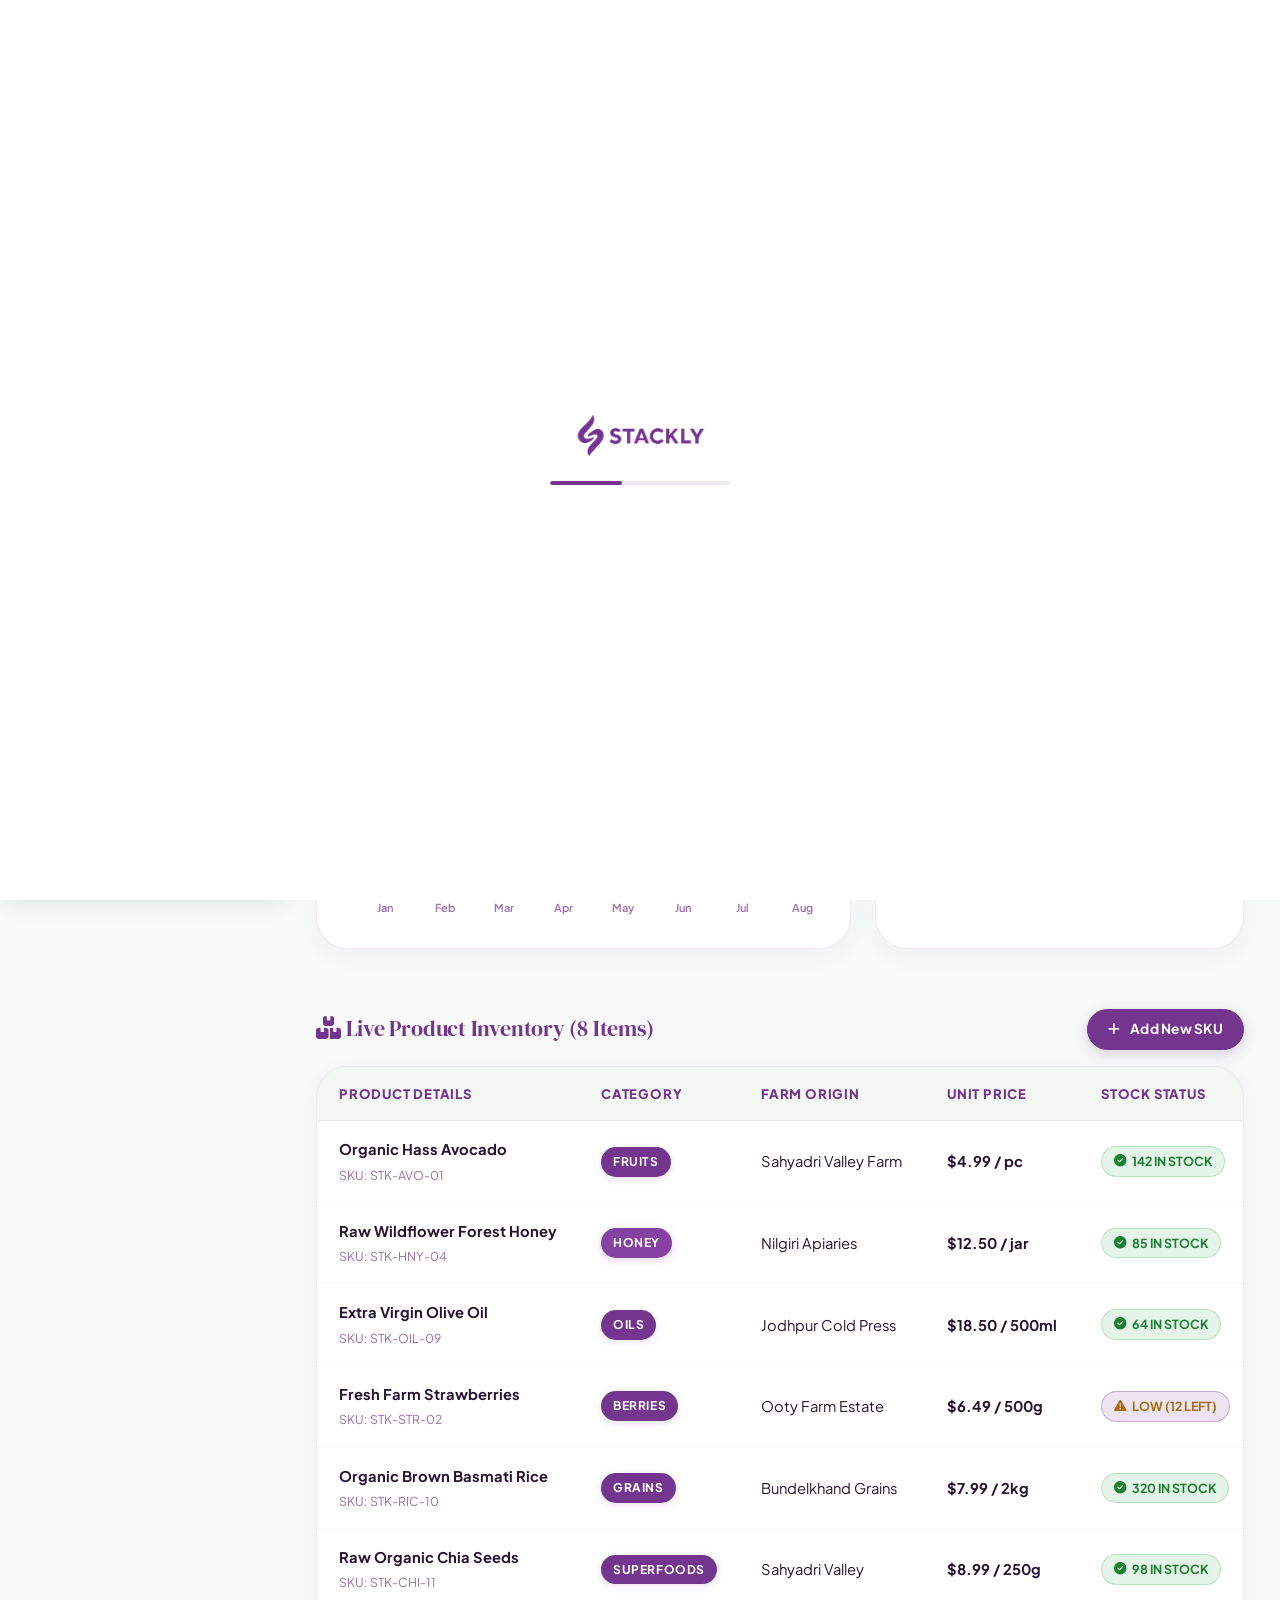
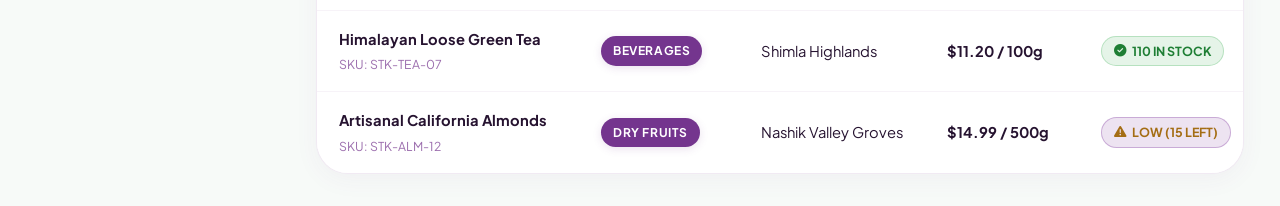
<file: AdminDashboard.html>
<!DOCTYPE html>
<html lang="en">

<head>
  <meta charset="UTF-8">
  <meta name="viewport" content="width=device-width, initial-scale=1.0">
  <title>Store Admin Console — Stackly</title>

  <!-- Font Awesome Icons CDN -->
  <link rel="stylesheet" href="https://cdnjs.cloudflare.com/ajax/libs/font-awesome/6.5.1/css/all.min.css">

  <!-- Stylesheets -->
  <link rel="stylesheet" href="css/style.css?v=38">
  <link rel="stylesheet" href="css/AdminDashboard.css?v=38">
</head>

<body class="dashboard-body">
  <!-- Global Preloader -->
  <div id="global-preloader">
    <img src="assets/logo_09.webp" alt="Stackly Loading" class="preloader-logo">
    <div class="preloader-track">
      <div class="preloader-bar"></div>
    </div>
  </div>

  <!-- Drawer Overlay -->
  <div class="drawer-overlay" id="drawerOverlay"></div>

  <!-- Dashboard App Layout -->
  <div class="dashboard-wrapper">

    <!-- Sidebar Navigation -->
    <aside class="dashboard-sidebar" id="adminSidebar">
      <div class="dashboard-brand">
        <a href="AdminDashboard.html" class="brand-logo">
          <img src="assets/logo_09.webp" alt="Stackly">
        </a>
        <button class="sidebar-close-btn" id="adminSidebarCloseBtn" aria-label="Close Sidebar">
          <i class="fa-solid fa-xmark"></i>
        </button>
      </div>

      <!-- Main Navigation Menu -->
      <nav class="sidebar-menu">
        <div class="sidebar-section-label">Store Operations</div>

        <button class="sidebar-item active" data-target="panel-products">
          <i class="fa-solid fa-boxes-stacked"></i>
          <span>Product Inventory</span>
        </button>

        <button class="sidebar-item" data-target="panel-orders">
          <i class="fa-solid fa-cart-flatbed"></i>
          <span>Order Management</span>
          <span class="sidebar-badge">8 New</span>
        </button>

        <button class="sidebar-item" data-target="panel-customers">
          <i class="fa-solid fa-users"></i>
          <span>Consumers &amp; VIPs</span>
        </button>

        <button class="sidebar-item" data-target="panel-sales">
          <i class="fa-solid fa-chart-line"></i>
          <span>Sales &amp; Financials</span>
        </button>

        <button class="sidebar-item" data-target="panel-settings">
          <i class="fa-solid fa-gears"></i>
          <span>Store Settings</span>
        </button>

        <div class="sidebar-section-label" style="margin-top: 14px;">Supply &amp; Logistics</div>

        <button class="sidebar-item" data-target="panel-admin-farms">
          <i class="fa-solid fa-tractor"></i>
          <span>Partner Farms</span>
          <span class="sidebar-badge">42 Belts</span>
        </button>

        <button class="sidebar-item" data-target="panel-admin-fleet">
          <i class="fa-solid fa-truck-ramp-box"></i>
          <span>Cold Fleet Dispatch</span>
          <span class="sidebar-badge" style="background: rgba(40, 167, 69, 0.25); color: #5cdb80;">14 Vans</span>
        </button>

        <button class="sidebar-item" data-target="panel-admin-audits">
          <i class="fa-solid fa-clipboard-check"></i>
          <span>Quality &amp; Lab Audits</span>
        </button>
      </nav>

      <!-- Live Operational Health Widget -->
      <div class="sidebar-widget-card">
        <div class="sidebar-widget-header">
          <span><i class="fa-solid fa-server"></i> Network Node #01</span>
          <span style="color: #5cdb80; font-size: 0.75rem; font-weight: 700;">99.98% Live</span>
        </div>
        <div class="sidebar-progress-bar">
          <div class="sidebar-progress-fill" style="width: 99%;"></div>
        </div>
        <div class="sidebar-eco-box">
          <div class="sidebar-eco-item">
            <i class="fa-solid fa-bolt" style="color: var(--accent);"></i>
            <span>Latency: <strong>42 ms</strong> (Mumbai DC)</span>
          </div>
          <div class="sidebar-eco-item">
            <i class="fa-solid fa-weight-hanging" style="color: var(--accent);"></i>
            <span>Today's Harvest: <strong>4.8 Tons</strong></span>
          </div>
        </div>
        <a href="404.html" class="sidebar-widget-btn"
          style="text-decoration: none; display: flex; align-items: center; justify-content: center; gap: 8px;">
          <i class="fa-solid fa-file-excel"></i> Export Daily Dispatch
        </a>
      </div>

      <div class="sidebar-footer">
        <a href="Login.html" class="sidebar-item logout-item">
          <i class="fa-solid fa-right-from-bracket"></i>
          <span>Logout System</span>
        </a>
      </div>
    </aside>

    <!-- Main Content Area -->
    <main class="dashboard-main">

      <!-- Top Bar -->
      <header class="dashboard-topbar">
        <div class="topbar-left">
          <button class="mobile-sidebar-toggle" aria-label="Toggle Sidebar">
            <i class="fa-solid fa-bars"></i>
          </button>
          <div class="topbar-heading">
            <h2 class="topbar-page-title font-serif">Admin Console</h2>
            <div class="topbar-breadcrumb">Store Operations &bull; Live Agriculture Network</div>
          </div>
        </div>

        <a href="AdminDashboard.html" class="topbar-mobile-logo" aria-label="Stackly Home">
          <img src="assets/logo_09.webp" alt="Stackly">
        </a>

        <div class="topbar-actions">
          <a href="404.html" class="action-btn" title="System Notifications">
            <i class="fa-solid fa-bell"></i>
            <span class="action-badge">4</span>
          </a>
          <!-- Right Side Top Corner User Profile Card -->
          <a href="404.html" class="topbar-user-card" style="text-decoration: none; cursor: pointer;">
            <div class="topbar-user-icon">
              <i class="fa-solid fa-user-shield"></i>
            </div>
            <div class="topbar-user-info">
              <h4 class="user-display-full-name">Venkatesh Rao</h4>
              <div class="topbar-user-meta">
                <span class="user-display-email topbar-user-email">admin@stackly.org</span>
                <span class="role-badge"><i class="fa-solid fa-shield-halved"></i> Super Admin</span>
              </div>
            </div>
          </a>
        </div>
      </header>

      <!-- Content Container -->
      <div class="dashboard-content">

        <!-- 1. PRODUCT MANAGEMENT PANEL (Default View) -->
        <div class="dashboard-view-panel" id="panel-products">

          <!-- Welcome Overview Section -->
          <div class="dashboard-overview-banner">
            <div class="overview-banner-content">
              <div class="overview-badge"><i class="fa-solid fa-shield-halved"></i> Operations Console</div>
              <h1 class="overview-title font-serif">Welcome, <span class="user-display-first-name">Venkatesh</span>!</h1>
              <p class="overview-subtitle">Store Operations Console &bull; Live Agriculture Network</p>
            </div>
            <div class="overview-banner-action">
              <a href="404.html" class="btn btn-outline">
                <i class="fa-solid fa-house"></i> View Live Store
              </a>
            </div>
          </div>

          <!-- KPI Grid -->
          <div class="kpi-grid">
            <div class="kpi-card">
              <div class="kpi-icon"><i class="fa-solid fa-leaf"></i></div>
              <div class="kpi-info">
                <div class="kpi-value counter-val" data-target="520" data-suffix="+">520+</div>
                <div class="kpi-label">Active Organic Products</div>
                <div class="kpi-change positive"><i class="fa-solid fa-arrow-trend-up"></i> +14 this week</div>
              </div>
            </div>

            <div class="kpi-card">
              <div class="kpi-icon"><i class="fa-solid fa-cart-shopping"></i></div>
              <div class="kpi-info">
                <div class="kpi-value counter-val" data-target="8450" data-suffix="">8,450</div>
                <div class="kpi-label">Total Completed Orders</div>
                <div class="kpi-change positive"><i class="fa-solid fa-arrow-trend-up"></i> +18.4% growth</div>
              </div>
            </div>

            <div class="kpi-card">
              <div class="kpi-icon"><i class="fa-solid fa-users"></i></div>
              <div class="kpi-info">
                <div class="kpi-value counter-val" data-target="15800" data-suffix="">15,800</div>
                <div class="kpi-label">Active Healthy Consumers</div>
                <div class="kpi-change positive"><i class="fa-solid fa-arrow-trend-up"></i> +420 new subscribers</div>
              </div>
            </div>

            <div class="kpi-card">
              <div class="kpi-icon"><i class="fa-solid fa-indian-rupee-sign"></i></div>
              <div class="kpi-info">
                <div class="kpi-value counter-val" data-target="2480000" data-prefix="₹">₹24,80,000</div>
                <div class="kpi-label">August Monthly Revenue</div>
                <div class="kpi-change positive"><i class="fa-solid fa-arrow-trend-up"></i> +22.5% vs July</div>
              </div>
            </div>
          </div>

          <!-- Charts Grid -->
          <div class="charts-grid">
            <div class="chart-box">
              <div class="chart-header">
                <div>
                  <h3 class="font-serif">Monthly Harvest Revenue Flow</h3>
                  <div class="chart-subtitle">Revenue in Lakhs (INR) Across 2026 Season</div>
                </div>
                <span class="badge-organic"><i class="fa-solid fa-circle-check"></i> Real-time</span>
              </div>
              <canvas id="monthlySalesCanvas" class="chart-canvas" height="240"></canvas>
            </div>

            <div class="chart-box">
              <div class="chart-header">
                <div>
                  <h3 class="font-serif">Category Volume Share</h3>
                  <div class="chart-subtitle">Order Breakdown by Category</div>
                </div>
                <span class="badge-organic badge-gold"><i class="fa-solid fa-chart-pie"></i> 100% Organic</span>
              </div>
              <canvas id="categoryDoughnutCanvas" class="chart-canvas" height="240"></canvas>
            </div>
          </div>

          <!-- Product Inventory Data Table (8 Products) -->
          <div style="margin-top: 32px;">
            <div
              style="display: flex; justify-content: space-between; align-items: center; margin-bottom: 16px; flex-wrap: wrap; gap: 12px;">
              <h3 class="font-serif" style="font-size: 1.4rem; color: var(--primary);"><i
                  class="fa-solid fa-boxes-stacked"></i> Live Product Inventory (8 Items)</h3>
              <a href="404.html" class="btn btn-primary btn-sm">
                <i class="fa-solid fa-plus"></i> Add New SKU
              </a>
            </div>

            <div class="dashboard-table-wrap">
              <table class="dashboard-table">
                <thead>
                  <tr>
                    <th>Product Details</th>
                    <th>Category</th>
                    <th>Farm Origin</th>
                    <th>Unit Price</th>
                    <th>Stock Status</th>
                    <th>Actions</th>
                  </tr>
                </thead>
                <tbody>
                  <tr>
                    <td><strong>Organic Hass Avocado</strong><br><small style="color: var(--text-muted);">SKU:
                        STK-AVO-01</small></td>
                    <td><span class="badge-organic">Fruits</span></td>
                    <td>Sahyadri Valley Farm</td>
                    <td><strong>$4.99 / pc</strong></td>
                    <td><span class="status-pill success"><i class="fa-solid fa-circle-check"></i> 142 in Stock</span>
                    </td>
                    <td><a href="404.html" class="btn btn-outline btn-sm">Edit</a></td>
                  </tr>
                  <tr>
                    <td><strong>Raw Wildflower Forest Honey</strong><br><small style="color: var(--text-muted);">SKU:
                        STK-HNY-04</small></td>
                    <td><span class="badge-organic badge-gold">Honey</span></td>
                    <td>Nilgiri Apiaries</td>
                    <td><strong>$12.50 / jar</strong></td>
                    <td><span class="status-pill success"><i class="fa-solid fa-circle-check"></i> 85 in Stock</span>
                    </td>
                    <td><a href="404.html" class="btn btn-outline btn-sm">Edit</a></td>
                  </tr>
                  <tr>
                    <td><strong>Extra Virgin Olive Oil</strong><br><small style="color: var(--text-muted);">SKU:
                        STK-OIL-09</small></td>
                    <td><span class="badge-organic">Oils</span></td>
                    <td>Jodhpur Cold Press</td>
                    <td><strong>$18.50 / 500ml</strong></td>
                    <td><span class="status-pill success"><i class="fa-solid fa-circle-check"></i> 64 in Stock</span>
                    </td>
                    <td><a href="404.html" class="btn btn-outline btn-sm">Edit</a></td>
                  </tr>
                  <tr>
                    <td><strong>Fresh Farm Strawberries</strong><br><small style="color: var(--text-muted);">SKU:
                        STK-STR-02</small></td>
                    <td><span class="badge-organic">Berries</span></td>
                    <td>Ooty Farm Estate</td>
                    <td><strong>$6.49 / 500g</strong></td>
                    <td><span class="status-pill warning"><i class="fa-solid fa-triangle-exclamation"></i> Low (12
                        left)</span></td>
                    <td><a href="404.html" class="btn btn-outline btn-sm">Restock</a></td>
                  </tr>
                  <tr>
                    <td><strong>Organic Brown Basmati Rice</strong><br><small style="color: var(--text-muted);">SKU:
                        STK-RIC-10</small></td>
                    <td><span class="badge-organic">Grains</span></td>
                    <td>Bundelkhand Grains</td>
                    <td><strong>$7.99 / 2kg</strong></td>
                    <td><span class="status-pill success"><i class="fa-solid fa-circle-check"></i> 320 in Stock</span>
                    </td>
                    <td><a href="404.html" class="btn btn-outline btn-sm">Edit</a></td>
                  </tr>
                  <tr>
                    <td><strong>Raw Organic Chia Seeds</strong><br><small style="color: var(--text-muted);">SKU:
                        STK-CHI-11</small></td>
                    <td><span class="badge-organic">Superfoods</span></td>
                    <td>Sahyadri Valley</td>
                    <td><strong>$8.99 / 250g</strong></td>
                    <td><span class="status-pill success"><i class="fa-solid fa-circle-check"></i> 98 in Stock</span>
                    </td>
                    <td><a href="404.html" class="btn btn-outline btn-sm">Edit</a></td>
                  </tr>
                  <tr>
                    <td><strong>Himalayan Loose Green Tea</strong><br><small style="color: var(--text-muted);">SKU:
                        STK-TEA-07</small></td>
                    <td><span class="badge-organic">Beverages</span></td>
                    <td>Shimla Highlands</td>
                    <td><strong>$11.20 / 100g</strong></td>
                    <td><span class="status-pill success"><i class="fa-solid fa-circle-check"></i> 110 in Stock</span>
                    </td>
                    <td><a href="404.html" class="btn btn-outline btn-sm">Edit</a></td>
                  </tr>
                  <tr>
                    <td><strong>Artisanal California Almonds</strong><br><small style="color: var(--text-muted);">SKU:
                        STK-ALM-12</small></td>
                    <td><span class="badge-organic">Dry Fruits</span></td>
                    <td>Nashik Valley Groves</td>
                    <td><strong>$14.99 / 500g</strong></td>
                    <td><span class="status-pill warning"><i class="fa-solid fa-triangle-exclamation"></i> Low (15
                        left)</span></td>
                    <td><a href="404.html" class="btn btn-outline btn-sm">Restock</a></td>
                  </tr>
                </tbody>
              </table>
            </div>
          </div>

        </div>

        <!-- 2. ORDER MANAGEMENT PANEL -->
        <div class="dashboard-view-panel" id="panel-orders" style="display: none;">
          <div
            style="display: flex; justify-content: space-between; align-items: center; margin-bottom: 20px; flex-wrap: wrap; gap: 12px;">
            <div>
              <h3 class="font-serif" style="font-size: 1.6rem; color: var(--primary);"><i
                  class="fa-solid fa-cart-flatbed"></i> Customer Orders Management</h3>
              <p style="color: var(--text-muted); font-size: 0.95rem;">Review, dispatch, and track real-time dawn
                harvest deliveries.</p>
            </div>
            <div style="display: flex; gap: 10px;">
              <a href="404.html" class="btn btn-outline btn-sm">
                <i class="fa-solid fa-filter"></i> Filter
              </a>
              <a href="404.html" class="btn btn-primary btn-sm">
                <i class="fa-solid fa-download"></i> Export CSV
              </a>
            </div>
          </div>

          <div class="dashboard-table-wrap">
            <table class="dashboard-table">
              <thead>
                <tr>
                  <th>Order ID</th>
                  <th>Customer Name</th>
                  <th>Delivery Route</th>
                  <th>Items &amp; Basket</th>
                  <th>Amount</th>
                  <th>Harvest Status</th>
                  <th>Actions</th>
                </tr>
              </thead>
              <tbody>
                <tr>
                  <td><strong>#GH-9842</strong></td>
                  <td>Priya Sharma</td>
                  <td>Bandra West &bull; Route 01</td>
                  <td>Avocados, Strawberries, Honey</td>
                  <td><strong>$38.48</strong></td>
                  <td><span class="status-pill success"><i class="fa-solid fa-truck-fast"></i> Out for Delivery</span>
                  </td>
                  <td><a href="404.html" class="btn btn-outline btn-sm">Invoice</a></td>
                </tr>
                <tr>
                  <td><strong>#GH-9841</strong></td>
                  <td>Vikram Singhania</td>
                  <td>Juhu &bull; Route 02</td>
                  <td>Family Veggie Crate (Weekly 8kg)</td>
                  <td><strong>$28.99</strong></td>
                  <td><span class="status-pill success"><i class="fa-solid fa-circle-check"></i> Harvest Packed</span>
                  </td>
                  <td><a href="404.html" class="btn btn-outline btn-sm">Invoice</a></td>
                </tr>
                <tr>
                  <td><strong>#GH-9840</strong></td>
                  <td>Meera Deshmukh</td>
                  <td>Worli &bull; Route 03</td>
                  <td>Olive Oil, Chia Seeds, Green Tea</td>
                  <td><strong>$35.80</strong></td>
                  <td><span class="status-pill warning"><i class="fa-solid fa-clock"></i> Dawn Picking</span></td>
                  <td><a href="404.html" class="btn btn-outline btn-sm">Invoice</a></td>
                </tr>
                <tr>
                  <td><strong>#GH-9839</strong></td>
                  <td>Anil Kumar</td>
                  <td>BKC Complex &bull; Route 04</td>
                  <td>Brown Basmati, Carrots, Almonds</td>
                  <td><strong>$23.39</strong></td>
                  <td><span class="status-pill success"><i class="fa-solid fa-box"></i> Dispatched</span></td>
                  <td><a href="404.html" class="btn btn-outline btn-sm">Invoice</a></td>
                </tr>
                <tr>
                  <td><strong>#GH-9838</strong></td>
                  <td>Rohan Kapoor</td>
                  <td>Lower Parel &bull; Route 03</td>
                  <td>Solo Veggie Crate (4kg Box)</td>
                  <td><strong>$18.99</strong></td>
                  <td><span class="status-pill success"><i class="fa-solid fa-truck-fast"></i> Out for Delivery</span>
                  </td>
                  <td><a href="404.html" class="btn btn-outline btn-sm">Invoice</a></td>
                </tr>
                <tr>
                  <td><strong>#GH-9837</strong></td>
                  <td>Kavita Rao</td>
                  <td>Khar West &bull; Route 01</td>
                  <td>Strawberries (1kg), Olive Oil (500ml)</td>
                  <td><strong>$24.99</strong></td>
                  <td><span class="status-pill success"><i class="fa-solid fa-circle-check"></i> Delivered</span></td>
                  <td><a href="404.html" class="btn btn-outline btn-sm">Invoice</a></td>
                </tr>
              </tbody>
            </table>
          </div>
        </div>

        <!-- 3. CUSTOMER MANAGEMENT PANEL -->
        <div class="dashboard-view-panel" id="panel-customers" style="display: none;">
          <div
            style="display: flex; justify-content: space-between; align-items: center; margin-bottom: 20px; flex-wrap: wrap; gap: 12px;">
            <div>
              <h3 class="font-serif" style="font-size: 1.6rem; color: var(--primary);"><i class="fa-solid fa-users"></i>
                Registered Customer Directory</h3>
              <p style="color: var(--text-muted); font-size: 0.95rem;">Manage active subscriptions, loyalty tier points,
                and customer satisfaction.</p>
            </div>
            <a href="404.html" class="btn btn-primary btn-sm">
              <i class="fa-solid fa-user-plus"></i> Add Consumer
            </a>
          </div>

          <div class="dashboard-table-wrap">
            <table class="dashboard-table">
              <thead>
                <tr>
                  <th>Customer</th>
                  <th>Subscription Tier</th>
                  <th>Joined Date</th>
                  <th>Total Orders</th>
                  <th>Loyalty Points</th>
                  <th>Status</th>
                  <th>Action</th>
                </tr>
              </thead>
              <tbody>
                <tr>
                  <td><strong>Priya Sharma</strong><br><small
                      style="color:var(--text-muted);">priya.sharma@example.com</small></td>
                  <td><span class="badge-organic badge-gold"><i class="fa-solid fa-crown"></i> Weekly VIP Gold</span>
                  </td>
                  <td>Jan 12, 2025</td>
                  <td>48 Orders</td>
                  <td><strong>1,450 Pts</strong></td>
                  <td><span class="status-pill success"><i class="fa-solid fa-check"></i> Active</span></td>
                  <td><a href="404.html" class="btn btn-outline btn-sm">Manage</a></td>
                </tr>
                <tr>
                  <td><strong>Vikram Singhania</strong><br><small
                      style="color:var(--text-muted);">vikram.s@example.com</small></td>
                  <td><span class="badge-organic"><i class="fa-solid fa-carrot"></i> Family Crate</span></td>
                  <td>Mar 04, 2025</td>
                  <td>22 Orders</td>
                  <td><strong>890 Pts</strong></td>
                  <td><span class="status-pill success"><i class="fa-solid fa-check"></i> Active</span></td>
                  <td><a href="404.html" class="btn btn-outline btn-sm">Manage</a></td>
                </tr>
                <tr>
                  <td><strong>Meera Deshmukh</strong><br><small
                      style="color:var(--text-muted);">meera.d@example.com</small></td>
                  <td><span class="badge-organic"><i class="fa-solid fa-leaf"></i> Standard Member</span></td>
                  <td>Jun 18, 2025</td>
                  <td>12 Orders</td>
                  <td><strong>420 Pts</strong></td>
                  <td><span class="status-pill success"><i class="fa-solid fa-check"></i> Active</span></td>
                  <td><a href="404.html" class="btn btn-outline btn-sm">Manage</a></td>
                </tr>
                <tr>
                  <td><strong>Anil Kumar</strong><br><small
                      style="color:var(--text-muted);">anil.kumar@example.com</small></td>
                  <td><span class="badge-organic badge-gold"><i class="fa-solid fa-crown"></i> Platinum
                      Subscriber</span></td>
                  <td>Feb 10, 2025</td>
                  <td>36 Orders</td>
                  <td><strong>2,100 Pts</strong></td>
                  <td><span class="status-pill success"><i class="fa-solid fa-check"></i> Active</span></td>
                  <td><a href="404.html" class="btn btn-outline btn-sm">Manage</a></td>
                </tr>
                <tr>
                  <td><strong>Rohan Kapoor</strong><br><small
                      style="color:var(--text-muted);">rohan.k@example.com</small></td>
                  <td><span class="badge-organic"><i class="fa-solid fa-carrot"></i> Solo Crate</span></td>
                  <td>Apr 22, 2025</td>
                  <td>16 Orders</td>
                  <td><strong>650 Pts</strong></td>
                  <td><span class="status-pill success"><i class="fa-solid fa-check"></i> Active</span></td>
                  <td><a href="404.html" class="btn btn-outline btn-sm">Manage</a></td>
                </tr>
              </tbody>
            </table>
          </div>
        </div>

        <!-- 4. SALES & REPORTS PANEL -->
        <div class="dashboard-view-panel" id="panel-sales" style="display: none;">
          <div
            style="display: flex; justify-content: space-between; align-items: center; margin-bottom: 20px; flex-wrap: wrap; gap: 12px;">
            <div>
              <h3 class="font-serif" style="font-size: 1.6rem; color: var(--primary);"><i
                  class="fa-solid fa-chart-line"></i> Financial Analytics &amp; Sourcing Reports</h3>
              <p style="color: var(--text-muted); font-size: 0.95rem;">Review revenue growth, regional sales
                distribution, and export audit sheets.</p>
            </div>
            <a href="404.html" class="btn btn-primary btn-sm">
              <i class="fa-solid fa-file-pdf"></i> Download Annual Report
            </a>
          </div>

          <div class="guarantee-grid" style="margin-bottom: 28px;">
            <div class="guarantee-card">
              <div class="guarantee-icon"><i class="fa-solid fa-indian-rupee-sign"></i></div>
              <h4 class="font-serif">₹2.48 Crore</h4>
              <p>Gross Annual Sourcing Volume</p>
            </div>
            <div class="guarantee-card">
              <div class="guarantee-icon"><i class="fa-solid fa-arrow-trend-up"></i></div>
              <h4 class="font-serif">94.8%</h4>
              <p>Customer Retention Rate</p>
            </div>
            <div class="guarantee-card">
              <div class="guarantee-icon"><i class="fa-solid fa-hand-holding-dollar"></i></div>
              <h4 class="font-serif">₹62.5 Lakh</h4>
              <p>Direct Farmer Payouts (68%)</p>
            </div>
            <div class="guarantee-card">
              <div class="guarantee-icon"><i class="fa-solid fa-percent"></i></div>
              <h4 class="font-serif">0.3%</h4>
              <p>Lowest Return Rate in Sector</p>
            </div>
          </div>

          <!-- Monthly Financial Ledger Table -->
          <div style="margin-top: 32px;">
            <h4 class="font-serif" style="font-size: 1.25rem; color: var(--primary); margin-bottom: 16px;">
              <i class="fa-solid fa-file-invoice-dollar"></i> 2026 Monthly Harvest Financial Flow
            </h4>
            <div class="dashboard-table-wrap">
              <table class="dashboard-table">
                <thead>
                  <tr>
                    <th>Month</th>
                    <th>Gross Sales</th>
                    <th>Farmer Direct Payout</th>
                    <th>Cold Logistics Cost</th>
                    <th>Net Profit</th>
                    <th>Growth</th>
                  </tr>
                </thead>
                <tbody>
                  <tr>
                    <td><strong>August 2026 (Live)</strong></td>
                    <td>₹24,80,000</td>
                    <td>₹16,86,400</td>
                    <td>₹2,48,000</td>
                    <td><strong>₹5,45,600</strong></td>
                    <td><span class="status-pill success">+22.5%</span></td>
                  </tr>
                  <tr>
                    <td><strong>July 2026</strong></td>
                    <td>₹20,24,000</td>
                    <td>₹13,76,320</td>
                    <td>₹2,10,000</td>
                    <td><strong>₹4,37,680</strong></td>
                    <td><span class="status-pill success">+18.0%</span></td>
                  </tr>
                  <tr>
                    <td><strong>June 2026</strong></td>
                    <td>₹17,15,000</td>
                    <td>₹11,66,200</td>
                    <td>₹1,85,000</td>
                    <td><strong>₹3,63,800</strong></td>
                    <td><span class="status-pill success">+14.2%</span></td>
                  </tr>
                </tbody>
              </table>
            </div>
          </div>
        </div>

        <!-- 5. STORE SETTINGS PANEL -->
        <div class="dashboard-view-panel" id="panel-settings" style="display: none;">
          <div style="margin-bottom: 20px;">
            <h3 class="font-serif" style="font-size: 1.6rem; color: var(--primary);"><i class="fa-solid fa-gears"></i>
              Marketplace Configuration</h3>
            <p style="color: var(--text-muted); font-size: 0.95rem;">Configure farm hubs, delivery windows, payment
              gateways, and security policies.</p>
          </div>

          <div class="contact-form-card" style="max-width: 850px;">
            <form id="adminSettingsForm" novalidate>
              <div class="form-row">
                <div class="form-group">
                  <label class="form-label">Store Brand Name</label>
                  <input type="text" class="form-control" id="adminStoreName" value="Stackly Organic Foods" required>
                  <div class="auth-error-text" id="errAdminStoreName" style="display: none;">Please enter a valid store brand name.</div>
                </div>
                <div class="form-group">
                  <label class="form-label">Support Helpline</label>
                  <input type="text" class="form-control" id="adminHelpline" value="+91 800 555 0199" required>
                  <div class="auth-error-text" id="errAdminHelpline" style="display: none;">Please enter a valid support helpline.</div>
                </div>
              </div>

              <div class="form-row">
                <div class="form-group">
                  <label class="form-label">Default Dawn Delivery Window</label>
                  <input type="text" class="form-control" id="adminDeliveryWindow" value="6:00 AM - 9:30 AM" required>
                  <div class="auth-error-text" id="errAdminWindow" style="display: none;">Please enter a delivery window.</div>
                </div>
                <div class="form-group">
                  <label class="form-label">Minimum Order for Free Delivery</label>
                  <input type="text" class="form-control" id="adminMinOrder" value="$25.00" required>
                  <div class="auth-error-text" id="errAdminMinOrder" style="display: none;">Please enter minimum order amount.</div>
                </div>
              </div>

              <div class="form-row">
                <div class="form-group">
                  <label class="form-label">GSTIN / FSSAI License ID</label>
                  <input type="text" class="form-control" id="adminGstin" value="27AABCS1429B1Z8 - FSSAI #10019022009842" required>
                  <div class="auth-error-text" id="errAdminGstin" style="display: none;">Please enter valid GSTIN / FSSAI license ID.</div>
                </div>
                <div class="form-group">
                  <label class="form-label">Cold Van Dispatch Cutoff</label>
                  <input type="text" class="form-control" id="adminCutoff" value="5:00 AM Daily Dawn" required>
                  <div class="auth-error-text" id="errAdminCutoff" style="display: none;">Please specify van dispatch cutoff time.</div>
                </div>
              </div>

              <div class="form-group">
                <label class="form-label">Organic Guarantee Policy Notice</label>
                <textarea class="form-control" id="adminPolicy" rows="3" required>100% chemical-free produce with unconditional 24-hour refund and replacement guarantee.</textarea>
                <div class="auth-error-text" id="errAdminPolicy" style="display: none;">Please enter the organic guarantee policy statement.</div>
              </div>

              <button type="submit" class="btn btn-primary">
                <i class="fa-solid fa-floppy-disk"></i> Save Configuration
              </button>
            </form>
          </div>
        </div>

        <!-- 6. PARTNER FARMS PANEL -->
        <div class="dashboard-view-panel" id="panel-admin-farms" style="display: none;">
          <div
            style="display: flex; justify-content: space-between; align-items: center; margin-bottom: 24px; flex-wrap: wrap; gap: 12px;">
            <div>
              <h3 class="font-serif" style="font-size: 1.6rem; color: var(--primary);"><i
                  class="fa-solid fa-tractor"></i> Partner Farm Belts &amp; Yield Network</h3>
              <div style="color: var(--text-muted);">42 certified regional organic farms connected to Stackly
                distribution hub.</div>
            </div>
            <a href="404.html" class="btn btn-primary btn-sm">
              <i class="fa-solid fa-plus"></i> Onboard New Farm
            </a>
          </div>

          <!-- Farm KPI Grid -->
          <div class="kpi-grid">
            <div class="kpi-card">
              <div class="kpi-icon"><i class="fa-solid fa-tractor"></i></div>
              <div class="kpi-info">
                <div class="kpi-value counter-val" data-target="42" data-suffix=" Farms">42 Farms</div>
                <div class="kpi-label">Active Grower Belts</div>
                <div class="kpi-change positive"><i class="fa-solid fa-arrow-trend-up"></i> +3 this quarter</div>
              </div>
            </div>
            <div class="kpi-card">
              <div class="kpi-icon"><i class="fa-solid fa-weight-hanging"></i></div>
              <div class="kpi-info">
                <div class="kpi-value counter-val" data-target="4800" data-suffix=" kg">4,800 kg</div>
                <div class="kpi-label">Today's Total Harvest</div>
                <div class="kpi-change positive"><i class="fa-solid fa-circle-check"></i> 100% On-Demand</div>
              </div>
            </div>
            <div class="kpi-card">
              <div class="kpi-icon"><i class="fa-solid fa-seedling"></i></div>
              <div class="kpi-info">
                <div class="kpi-value counter-val" data-target="98" data-suffix="%">98%</div>
                <div class="kpi-label">Soil Quality Index</div>
                <div class="kpi-change positive"><i class="fa-solid fa-shield-halved"></i> Grade A Organic</div>
              </div>
            </div>
            <div class="kpi-card">
              <div class="kpi-icon"><i class="fa-solid fa-map-location-dot"></i></div>
              <div class="kpi-info">
                <div class="kpi-value counter-val" data-target="14" data-suffix=" Belts">14 Belts</div>
                <div class="kpi-label">Agronomic Zones</div>
                <div class="kpi-change positive"><i class="fa-solid fa-bolt"></i> &lt; 4 hr Transit</div>
              </div>
            </div>
          </div>

          <!-- Partner Farms Table (6 Regional Partner Farms) -->
          <div style="margin-top: 32px;">
            <h4 class="font-serif" style="font-size: 1.25rem; color: var(--primary); margin-bottom: 16px;">
              <i class="fa-solid fa-list-check"></i> Connected Regional Farm Manifest (6 Hubs)
            </h4>
            <div class="dashboard-table-wrap">
              <table class="dashboard-table">
                <thead>
                  <tr>
                    <th>Farm Name &amp; Belt</th>
                    <th>Lead Agronomist</th>
                    <th>Crop Focus</th>
                    <th>Daily Capacity</th>
                    <th>QC Rating</th>
                    <th>Status</th>
                    <th>Action</th>
                  </tr>
                </thead>
                <tbody>
                  <tr>
                    <td><strong>Sahyadri Valley Organics</strong><br><small style="color: var(--text-muted);">Nashik,
                        Maharashtra</small></td>
                    <td>Ramesh Patil</td>
                    <td>Avocados, Baby Greens</td>
                    <td>1,200 kg</td>
                    <td><span class="role-badge"
                        style="background: rgba(40,167,69,0.15)!important; color:#1e7e34!important;">Grade A+</span>
                    </td>
                    <td><span class="status-pill success"><i class="fa-solid fa-circle-check"></i> Active</span></td>
                    <td><a href="404.html" class="btn btn-outline btn-sm"><i class="fa-solid fa-eye"></i> View</a></td>
                  </tr>
                  <tr>
                    <td><strong>Nilgiri Apiary &amp; Herbs</strong><br><small style="color: var(--text-muted);">Ooty,
                        Tamil Nadu</small></td>
                    <td>Dr. S. Sundaram</td>
                    <td>Raw Honey, Herbs</td>
                    <td>450 kg</td>
                    <td><span class="role-badge"
                        style="background: rgba(40,167,69,0.15)!important; color:#1e7e34!important;">Grade A+</span>
                    </td>
                    <td><span class="status-pill success"><i class="fa-solid fa-circle-check"></i> Active</span></td>
                    <td><a href="404.html" class="btn btn-outline btn-sm"><i class="fa-solid fa-eye"></i> View</a></td>
                  </tr>
                  <tr>
                    <td><strong>Shimla Apple Highlands</strong><br><small style="color: var(--text-muted);">Kotgarh,
                        Himachal</small></td>
                    <td>Vikram Chauhan</td>
                    <td>Apples, Walnuts</td>
                    <td>2,100 kg</td>
                    <td><span class="role-badge"
                        style="background: rgba(40,167,69,0.15)!important; color:#1e7e34!important;">Grade A</span></td>
                    <td><span class="status-pill success"><i class="fa-solid fa-circle-check"></i> Harvesting</span>
                    </td>
                    <td><a href="404.html" class="btn btn-outline btn-sm"><i class="fa-solid fa-eye"></i> View</a></td>
                  </tr>
                  <tr>
                    <td><strong>Wayanad Spices &amp; Palm</strong><br><small style="color: var(--text-muted);">Kalpetta,
                        Kerala</small></td>
                    <td>Mathew Varghese</td>
                    <td>Spices, Coconut Oil</td>
                    <td>800 kg</td>
                    <td><span class="role-badge"
                        style="background: rgba(40,167,69,0.15)!important; color:#1e7e34!important;">Grade A+</span>
                    </td>
                    <td><span class="status-pill success"><i class="fa-solid fa-circle-check"></i> Active</span></td>
                    <td><a href="404.html" class="btn btn-outline btn-sm"><i class="fa-solid fa-eye"></i> View</a></td>
                  </tr>
                  <tr>
                    <td><strong>Bundelkhand Organic Grains</strong><br><small style="color: var(--text-muted);">Jhansi,
                        MP</small></td>
                    <td>Ramswaroop Yadav</td>
                    <td>Basmati Rice, Desi Pulses</td>
                    <td>3,400 kg</td>
                    <td><span class="role-badge"
                        style="background: rgba(40,167,69,0.15)!important; color:#1e7e34!important;">Grade A</span></td>
                    <td><span class="status-pill success"><i class="fa-solid fa-circle-check"></i> Active</span></td>
                    <td><a href="404.html" class="btn btn-outline btn-sm"><i class="fa-solid fa-eye"></i> View</a></td>
                  </tr>
                  <tr>
                    <td><strong>Jodhpur Cold Press Mills</strong><br><small style="color: var(--text-muted);">Marwar,
                        Rajasthan</small></td>
                    <td>Gopal Choudhary</td>
                    <td>Mustard &amp; Olive Oils</td>
                    <td>650 kg</td>
                    <td><span class="role-badge"
                        style="background: rgba(40,167,69,0.15)!important; color:#1e7e34!important;">Grade A+</span>
                    </td>
                    <td><span class="status-pill success"><i class="fa-solid fa-circle-check"></i> Active</span></td>
                    <td><a href="404.html" class="btn btn-outline btn-sm"><i class="fa-solid fa-eye"></i> View</a></td>
                  </tr>
                </tbody>
              </table>
            </div>
          </div>
        </div>

        <!-- 7. COLD FLEET DISPATCH PANEL -->
        <div class="dashboard-view-panel" id="panel-admin-fleet" style="display: none;">
          <div
            style="display: flex; justify-content: space-between; align-items: center; margin-bottom: 24px; flex-wrap: wrap; gap: 12px;">
            <div>
              <h3 class="font-serif" style="font-size: 1.6rem; color: var(--primary);"><i
                  class="fa-solid fa-truck-ramp-box"></i> Cold-Chain Electric Fleet Dispatch</h3>
              <div style="color: var(--text-muted);">Live telemetry and temperature monitoring for 14 electric morning
                vans.</div>
            </div>
            <a href="404.html" class="btn btn-primary btn-sm">
              <i class="fa-solid fa-plus"></i> Dispatch Extra Van
            </a>
          </div>

          <!-- Fleet KPI Grid -->
          <div class="kpi-grid">
            <div class="kpi-card">
              <div class="kpi-icon"><i class="fa-solid fa-truck-fast"></i></div>
              <div class="kpi-info">
                <div class="kpi-value">14 / 14</div>
                <div class="kpi-label">Active Electric Vans</div>
                <div class="kpi-change positive"><i class="fa-solid fa-bolt"></i> 100% Electric EV</div>
              </div>
            </div>
            <div class="kpi-card">
              <div class="kpi-icon"><i class="fa-solid fa-temperature-arrow-down"></i></div>
              <div class="kpi-info">
                <div class="kpi-value" style="color: #1e7e34;">2.4 &deg;C</div>
                <div class="kpi-label">Average Cargo Temp</div>
                <div class="kpi-change positive"><i class="fa-solid fa-snowflake"></i> Target: 2-4&deg;C</div>
              </div>
            </div>
            <div class="kpi-card">
              <div class="kpi-icon"><i class="fa-solid fa-box-check"></i></div>
              <div class="kpi-info">
                <div class="kpi-value">128 / 136</div>
                <div class="kpi-label">Dawn Drops Done</div>
                <div class="kpi-change positive"><i class="fa-solid fa-circle-check"></i> 94.1% Complete</div>
              </div>
            </div>
            <div class="kpi-card">
              <div class="kpi-icon"><i class="fa-solid fa-stopwatch"></i></div>
              <div class="kpi-info">
                <div class="kpi-value">18.2 min</div>
                <div class="kpi-label">Avg Drop Interval</div>
                <div class="kpi-change positive"><i class="fa-solid fa-arrow-trend-up"></i> On-Time Rate 99.4%</div>
              </div>
            </div>
          </div>

          <!-- Fleet Dispatch Live Tracking Table (6 Vans) -->
          <div style="margin-top: 32px;">
            <h4 class="font-serif" style="font-size: 1.25rem; color: var(--primary); margin-bottom: 16px;">
              <i class="fa-solid fa-satellite-dish"></i> Live Fleet Dispatch Status (Mumbai Zones)
            </h4>
            <div class="dashboard-table-wrap">
              <table class="dashboard-table">
                <thead>
                  <tr>
                    <th>Van ID</th>
                    <th>Driver Name</th>
                    <th>Delivery Zone</th>
                    <th>Cargo Temp</th>
                    <th>Drops Left</th>
                    <th>Battery</th>
                    <th>Route Status</th>
                    <th>Live GPS</th>
                  </tr>
                </thead>
                <tbody>
                  <tr>
                    <td><strong>EV-VAN-01</strong></td>
                    <td>Amit Verma</td>
                    <td>Bandra West &bull; Khar</td>
                    <td><span style="font-weight: 700; color: #1e7e34;"><i class="fa-solid fa-snowflake"></i> 2.1
                        &deg;C</span></td>
                    <td>2 / 18</td>
                    <td>82%</td>
                    <td><span class="status-pill warning"><i class="fa-solid fa-truck"></i> Delivering</span></td>
                    <td><a href="404.html" class="btn btn-outline btn-sm"><i class="fa-solid fa-location-dot"></i> Ping</a></td>
                  </tr>
                  <tr>
                    <td><strong>EV-VAN-02</strong></td>
                    <td>Kunal Shinde</td>
                    <td>Juhu &bull; Vile Parle</td>
                    <td><span style="font-weight: 700; color: #1e7e34;"><i class="fa-solid fa-snowflake"></i> 2.5
                        &deg;C</span></td>
                    <td>0 / 16</td>
                    <td>74%</td>
                    <td><span class="status-pill success"><i class="fa-solid fa-circle-check"></i> Completed</span></td>
                    <td><a href="404.html" class="btn btn-outline btn-sm"><i class="fa-solid fa-location-dot"></i> Ping</a></td>
                  </tr>
                  <tr>
                    <td><strong>EV-VAN-03</strong></td>
                    <td>Deepak Joshi</td>
                    <td>Worli &bull; Lower Parel</td>
                    <td><span style="font-weight: 700; color: #1e7e34;"><i class="fa-solid fa-snowflake"></i> 2.8
                        &deg;C</span></td>
                    <td>4 / 20</td>
                    <td>68%</td>
                    <td><span class="status-pill warning"><i class="fa-solid fa-truck"></i> Delivering</span></td>
                    <td><a href="404.html" class="btn btn-outline btn-sm"><i class="fa-solid fa-location-dot"></i> Ping</a></td>
                  </tr>
                  <tr>
                    <td><strong>EV-VAN-04</strong></td>
                    <td>Sunil Gaikwad</td>
                    <td>BKC &bull; Kurla Complex</td>
                    <td><span style="font-weight: 700; color: #1e7e34;"><i class="fa-solid fa-snowflake"></i> 2.0
                        &deg;C</span></td>
                    <td>1 / 14</td>
                    <td>88%</td>
                    <td><span class="status-pill warning"><i class="fa-solid fa-truck"></i> Delivering</span></td>
                    <td><a href="404.html" class="btn btn-outline btn-sm"><i class="fa-solid fa-location-dot"></i> Ping</a></td>
                  </tr>
                  <tr>
                    <td><strong>EV-VAN-05</strong></td>
                    <td>Rajesh Nair</td>
                    <td>Powai &bull; Hiranandani</td>
                    <td><span style="font-weight: 700; color: #1e7e34;"><i class="fa-solid fa-snowflake"></i> 2.3
                        &deg;C</span></td>
                    <td>0 / 18</td>
                    <td>62%</td>
                    <td><span class="status-pill success"><i class="fa-solid fa-circle-check"></i> Completed</span></td>
                    <td><a href="404.html" class="btn btn-outline btn-sm"><i class="fa-solid fa-location-dot"></i> Ping</a></td>
                  </tr>
                  <tr>
                    <td><strong>EV-VAN-06</strong></td>
                    <td>Vikas More</td>
                    <td>South Bombay &bull; Malabar</td>
                    <td><span style="font-weight: 700; color: #1e7e34;"><i class="fa-solid fa-snowflake"></i> 2.4
                        &deg;C</span></td>
                    <td>3 / 15</td>
                    <td>70%</td>
                    <td><span class="status-pill warning"><i class="fa-solid fa-truck"></i> Delivering</span></td>
                    <td><a href="404.html" class="btn btn-outline btn-sm"><i class="fa-solid fa-location-dot"></i> Ping</a></td>
                  </tr>
                </tbody>
              </table>
            </div>
          </div>
        </div>

        <!-- 8. QUALITY & LAB AUDITS PANEL -->
        <div class="dashboard-view-panel" id="panel-admin-audits" style="display: none;">
          <div
            style="display: flex; justify-content: space-between; align-items: center; margin-bottom: 24px; flex-wrap: wrap; gap: 12px;">
            <div>
              <h3 class="font-serif" style="font-size: 1.6rem; color: var(--primary);"><i
                  class="fa-solid fa-clipboard-check"></i> Quality Assurance &amp; Chemical Screening Audits</h3>
              <div style="color: var(--text-muted);">Standardized chemical residue screening and NPOP purity
                certifications.</div>
            </div>
            <a href="404.html" class="btn btn-primary btn-sm">
              <i class="fa-solid fa-file-circle-plus"></i> Record Audit Entry
            </a>
          </div>

          <!-- QC Summary KPI Cards -->
          <div class="kpi-grid">
            <div class="kpi-card">
              <div class="kpi-icon"><i class="fa-solid fa-flask-vial"></i></div>
              <div class="kpi-info">
                <div class="kpi-value">18 Batches</div>
                <div class="kpi-label">Audited Today</div>
                <div class="kpi-change positive"><i class="fa-solid fa-check"></i> 100% Sampled</div>
              </div>
            </div>
            <div class="kpi-card">
              <div class="kpi-icon"><i class="fa-solid fa-shield-virus"></i></div>
              <div class="kpi-info">
                <div class="kpi-value" style="color: #1e7e34;">0 Failed</div>
                <div class="kpi-label">Residue Violations</div>
                <div class="kpi-change positive"><i class="fa-solid fa-shield-halved"></i> 100% Clean Soil</div>
              </div>
            </div>
            <div class="kpi-card">
              <div class="kpi-icon"><i class="fa-solid fa-stamp"></i></div>
              <div class="kpi-info">
                <div class="kpi-value">NPOP / USDA</div>
                <div class="kpi-label">Certification Status</div>
                <div class="kpi-change positive"><i class="fa-solid fa-circle-check"></i> Audit Valid 2026</div>
              </div>
            </div>
          </div>

          <!-- Batch Inspection Manifest (6 Batches) -->
          <div style="margin-top: 32px;">
            <h4 class="font-serif" style="font-size: 1.25rem; color: var(--primary); margin-bottom: 16px;">
              <i class="fa-solid fa-file-signature"></i> Today's Batch Clearance Certificates (6 Batches)
            </h4>
            <div class="dashboard-table-wrap">
              <table class="dashboard-table">
                <thead>
                  <tr>
                    <th>Batch #</th>
                    <th>Produce Category</th>
                    <th>Source Farm</th>
                    <th>Chemical Screen</th>
                    <th>Certified Inspector</th>
                    <th>Clearance</th>
                    <th>Certificate</th>
                  </tr>
                </thead>
                <tbody>
                  <tr>
                    <td><strong>#QC-9842</strong></td>
                    <td>Avocados &amp; Spinach</td>
                    <td>Sahyadri Valley</td>
                    <td><span style="color: #1e7e34; font-weight: 700;">0.00 PPM (Clean)</span></td>
                    <td>Dr. Ananya Roy</td>
                    <td><span class="status-pill success"><i class="fa-solid fa-circle-check"></i> Cleared</span></td>
                    <td><a href="javascript:void(0)" class="btn btn-outline btn-sm"><i class="fa-solid fa-file-pdf"></i> PDF</a></td>
                  </tr>
                  <tr>
                    <td><strong>#QC-9841</strong></td>
                    <td>Raw Wildflower Honey</td>
                    <td>Nilgiri Apiary</td>
                    <td><span style="color: #1e7e34; font-weight: 700;">0% Added Sugar</span></td>
                    <td>P. Narayanan</td>
                    <td><span class="status-pill success"><i class="fa-solid fa-circle-check"></i> Cleared</span></td>
                    <td><a href="javascript:void(0)" class="btn btn-outline btn-sm"><i class="fa-solid fa-file-pdf"></i> PDF</a></td>
                  </tr>
                  <tr>
                    <td><strong>#QC-9840</strong></td>
                    <td>Extra Virgin Olive Oil</td>
                    <td>Rajasthan Belt</td>
                    <td><span style="color: #1e7e34; font-weight: 700;">Acidity &lt; 0.3%</span></td>
                    <td>Dr. Ananya Roy</td>
                    <td><span class="status-pill success"><i class="fa-solid fa-circle-check"></i> Cleared</span></td>
                    <td><a href="javascript:void(0)" class="btn btn-outline btn-sm"><i class="fa-solid fa-file-pdf"></i> PDF</a></td>
                  </tr>
                  <tr>
                    <td><strong>#QC-9839</strong></td>
                    <td>Organic Basmati Rice</td>
                    <td>Bundelkhand Grains</td>
                    <td><span style="color: #1e7e34; font-weight: 700;">Zero Heavy Metals</span></td>
                    <td>V. Shastry</td>
                    <td><span class="status-pill success"><i class="fa-solid fa-circle-check"></i> Cleared</span></td>
                    <td><a href="javascript:void(0)" class="btn btn-outline btn-sm"><i class="fa-solid fa-file-pdf"></i> PDF</a></td>
                  </tr>
                  <tr>
                    <td><strong>#QC-9838</strong></td>
                    <td>Fresh Farm Strawberries</td>
                    <td>Ooty Farm Estate</td>
                    <td><span style="color: #1e7e34; font-weight: 700;">0.00 PPM Fungicide</span></td>
                    <td>Dr. Ananya Roy</td>
                    <td><span class="status-pill success"><i class="fa-solid fa-circle-check"></i> Cleared</span></td>
                    <td><a href="javascript:void(0)" class="btn btn-outline btn-sm"><i class="fa-solid fa-file-pdf"></i> PDF</a></td>
                  </tr>
                  <tr>
                    <td><strong>#QC-9837</strong></td>
                    <td>Malabar Black Pepper &amp; Spices</td>
                    <td>Wayanad Palm Estate</td>
                    <td><span style="color: #1e7e34; font-weight: 700;">100% Piperine Pure</span></td>
                    <td>P. Narayanan</td>
                    <td><span class="status-pill success"><i class="fa-solid fa-circle-check"></i> Cleared</span></td>
                    <td><a href="javascript:void(0)" class="btn btn-outline btn-sm"><i class="fa-solid fa-file-pdf"></i> PDF</a></td>
                  </tr>
                </tbody>
              </table>
            </div>
          </div>
        </div>

      </div>
    </main>

  </div>

  <!-- Central JavaScript -->
  <script src="js/main.js?v=38"></script>
</body>

</html>
</file>
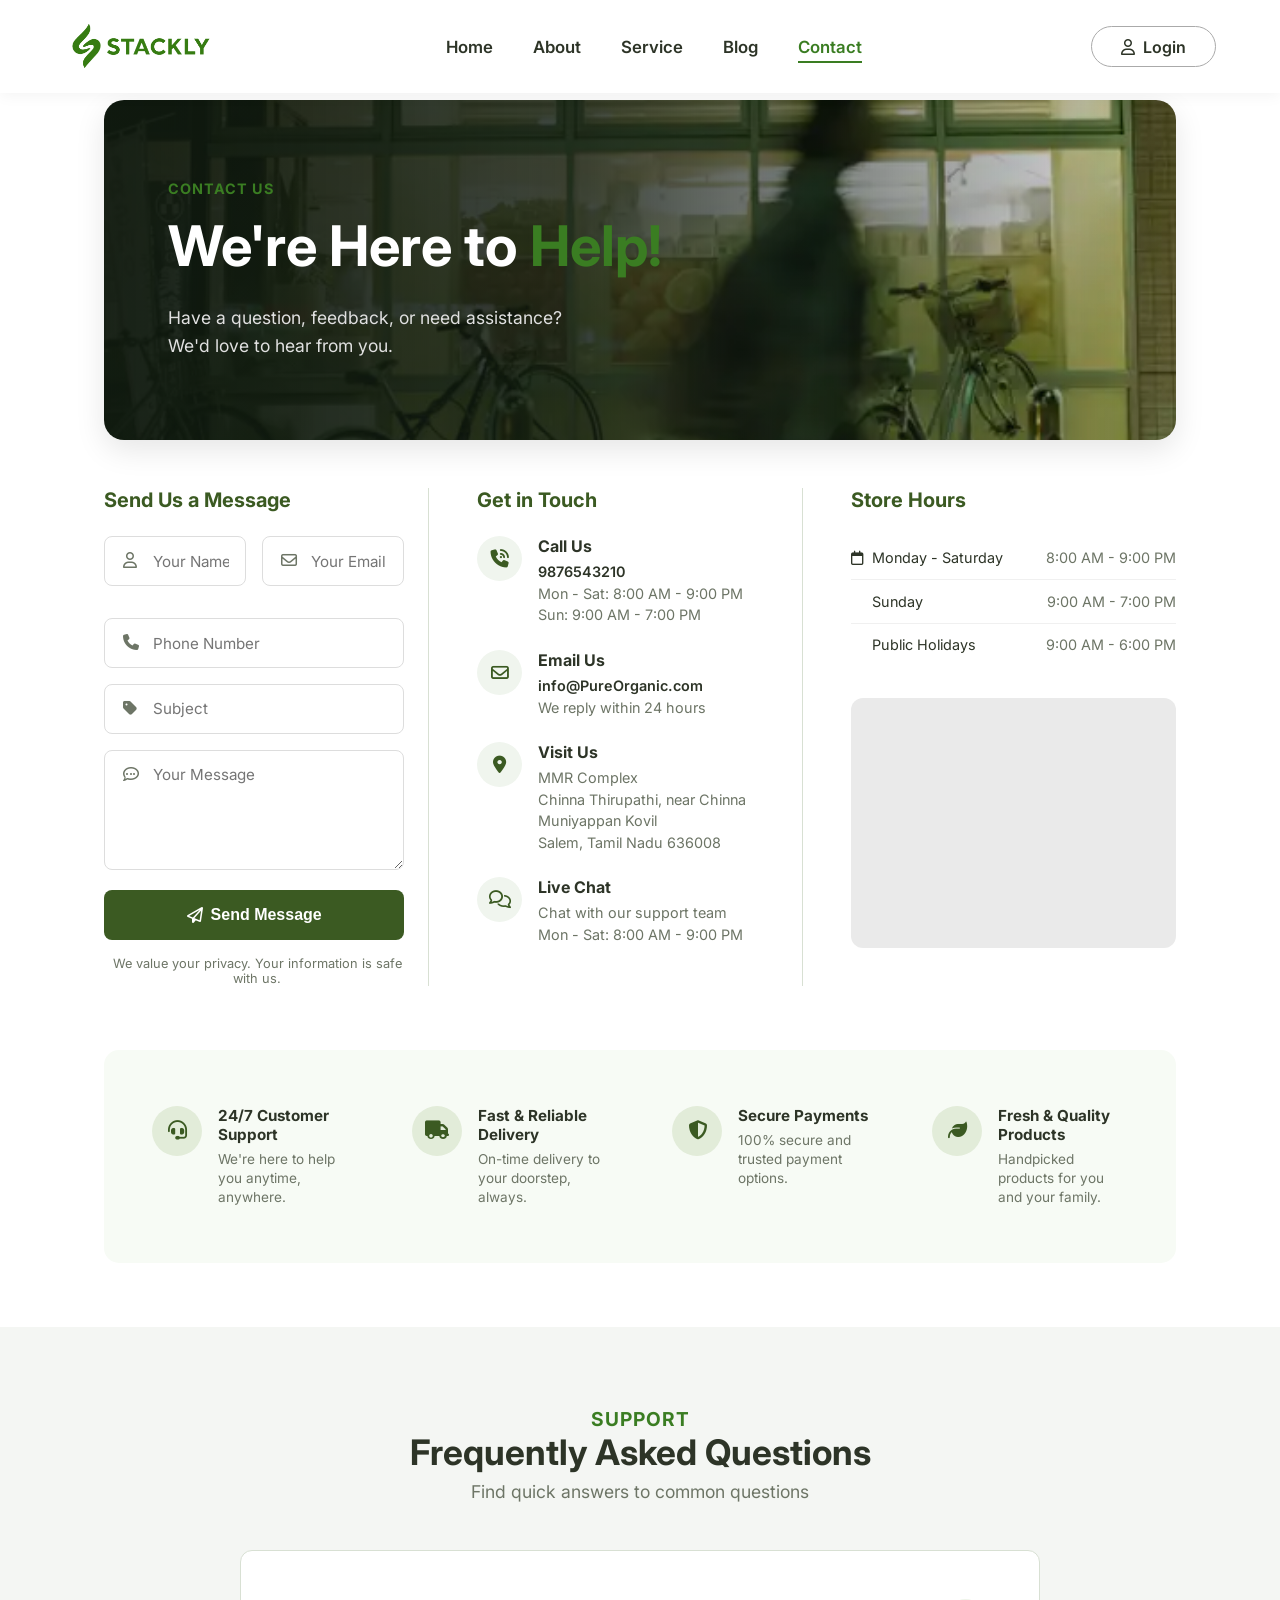
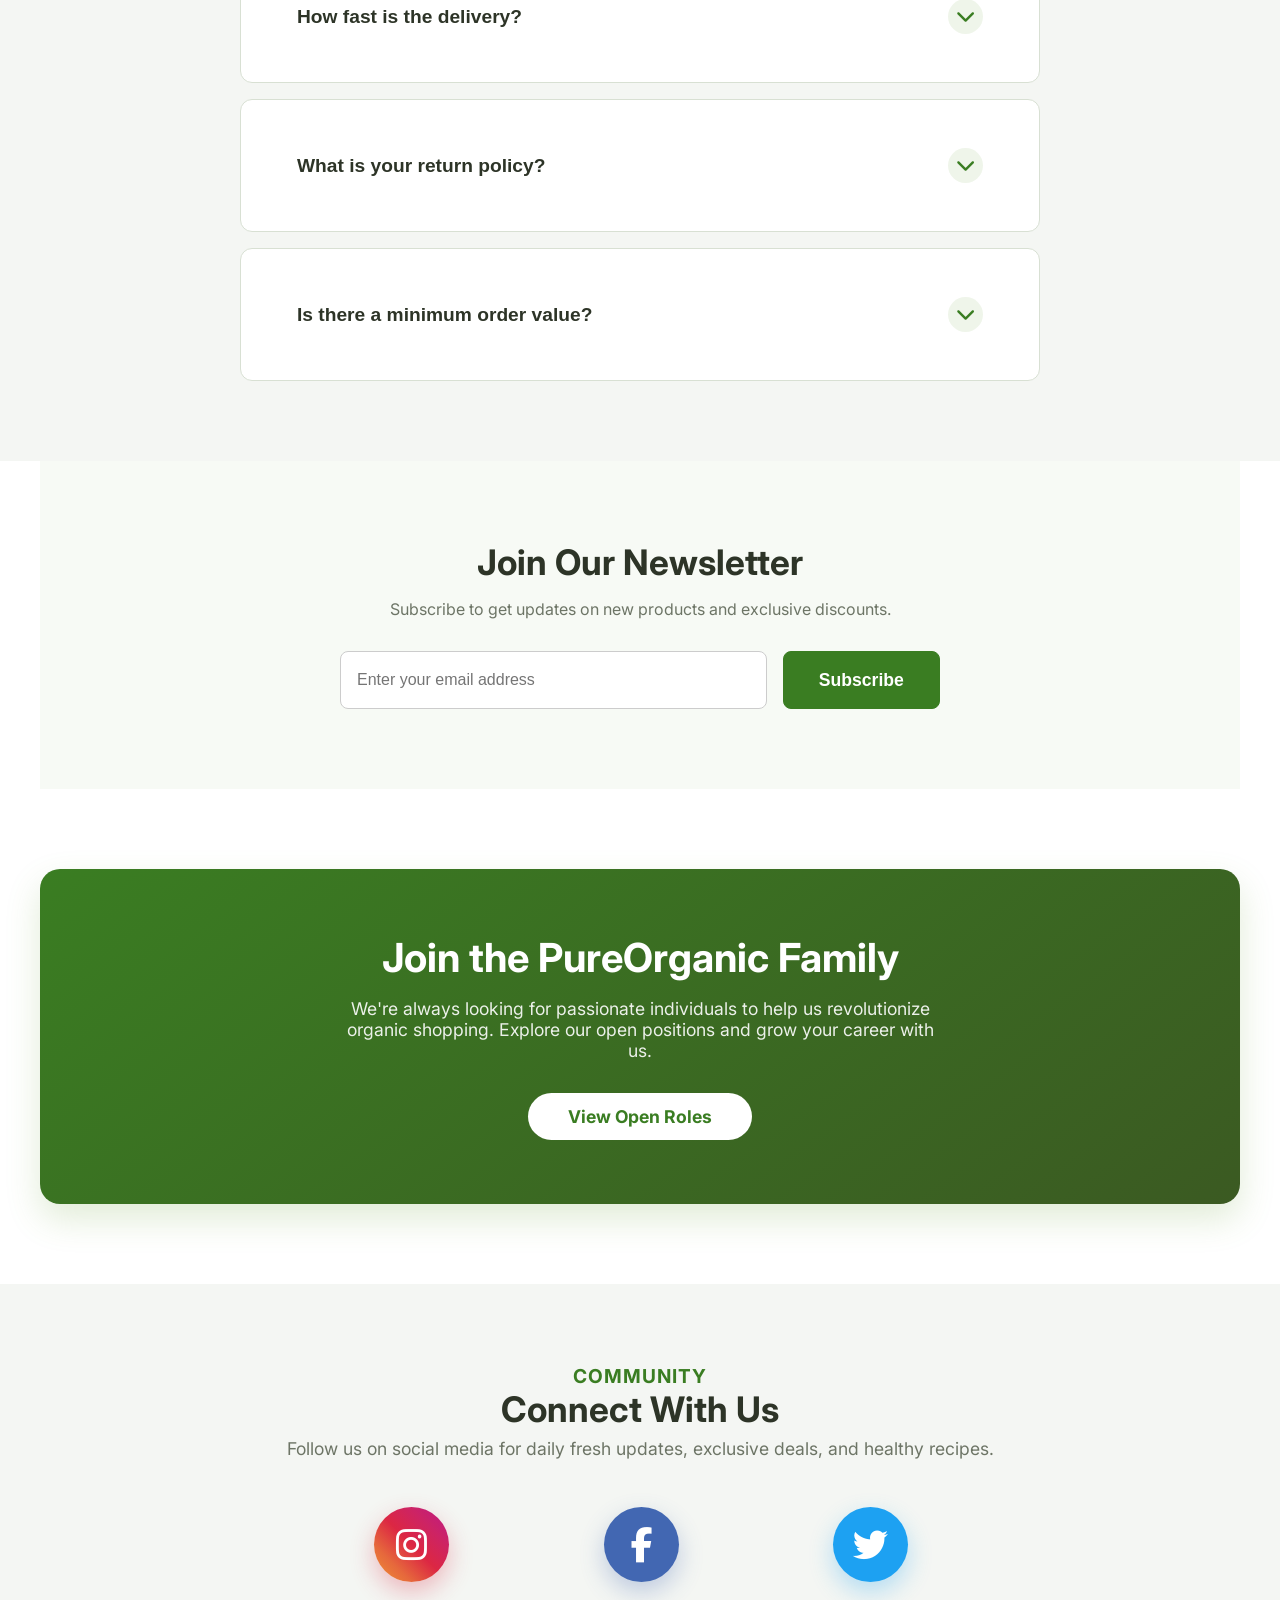
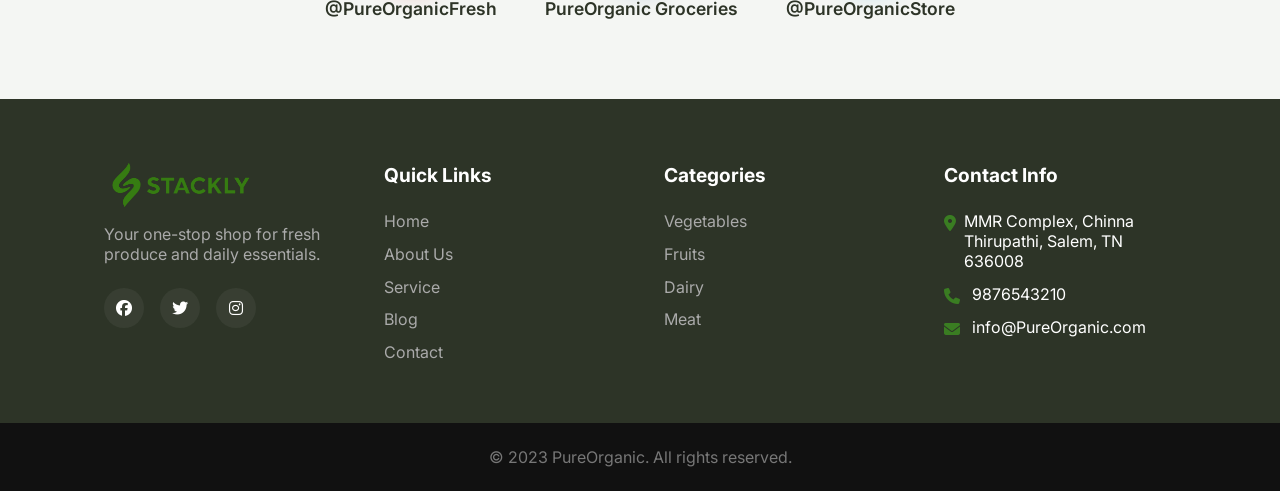
<file: contact.html>
<!DOCTYPE html>
<html lang="en">
<head>
  <meta charset="UTF-8">
  <meta name="viewport" content="width=device-width, initial-scale=1.0">
  <title>Contact Us - PureOrganic</title>
  <link rel="stylesheet" href="style.css">
  <link rel="stylesheet" href="https://cdnjs.cloudflare.com/ajax/libs/font-awesome/6.4.0/css/all.min.css">
</head>
<body class="page-contact">
  <!-- HEADER -->
  <header class="header-static">
    <a href="index.html" class="logo"><img src="Assest/images/logo_04.webp" alt="PureOrganic Logo"></a>
    <div class="menu-toggle" id="mobile-menu"><i class="fa-solid fa-bars"></i></div>
    <nav id="nav-links">
      <ul>
        <li><a href="index.html">Home</a></li>
        <li><a href="about.html">About</a></li>
        <li><a href="service.html">Service</a></li>
        <li><a href="blog.html">Blog</a></li>
        <li><a href="contact.html" class="active">Contact</a></li>
      </ul>
      <div class="auth-mobile">
        <a href="login.html" class="btn-login"><i class="fa-regular fa-user"></i> Login</a>
      </div>
    </nav>
    <div class="auth-desktop">
      <a href="login.html" class="btn-login"><i class="fa-regular fa-user"></i> Login</a>
    </div>
  </header>

  <main style="padding-top: 100px;">
    
    <!-- 1. CONTACT HERO -->
    <section class="container" style="margin-bottom: 3rem;">
      <!-- Reusing blog-hero layout -->
      <div class="blog-hero" style="margin-bottom: 0;">
        <span class="subtitle" style="text-transform: uppercase;">Contact Us</span>
        <h1>We're Here to <span class="highlight">Help!</span></h1>
        <p>Have a question, feedback, or need assistance?<br>We'd love to hear from you.</p>
      </div>
    </section>

    <!-- 2. CONTACT GRID -->
    <section class="container">
      <div class="contact-grid-3">
        
        <!-- Column 1: Form -->
        <div class="contact-col">
          <h3>Send Us a Message</h3>
          <form class="contact-form" action="#" method="POST">
            <div class="form-row">
              <div class="form-group">
                <i class="fa-regular fa-user"></i>
                <input type="text" placeholder="Your Name" required>
              </div>
              <div class="form-group">
                <i class="fa-regular fa-envelope"></i>
                <input type="email" placeholder="Your Email" required>
              </div>
            </div>
            <div class="form-group">
              <i class="fa-solid fa-phone"></i>
              <input type="tel" placeholder="Phone Number">
            </div>
            <div class="form-group">
              <i class="fa-solid fa-tag"></i>
              <input type="text" placeholder="Subject" required>
            </div>
            <div class="form-group">
              <i class="fa-regular fa-comment-dots"></i>
              <textarea placeholder="Your Message" required></textarea>
            </div>
            <button type="submit" class="btn-submit">
              <i class="fa-regular fa-paper-plane"></i> Send Message
            </button>
            <div class="privacy-note">
              <i class="fa-solid fa-shield-check"></i> We value your privacy. Your information is safe with us.
            </div>
          </form>
        </div>

        <!-- Column 2: Info List -->
        <div class="contact-col">
          <h3>Get in Touch</h3>
          <div class="contact-info-list">
            <div class="info-item">
              <div class="info-icon"><i class="fa-solid fa-phone-volume"></i></div>
              <div class="info-text">
                <h5>Call Us</h5>
                <p style="color: var(--dark-text); font-weight: 600;">9876543210</p>
                <p>Mon - Sat: 8:00 AM - 9:00 PM</p>
                <p>Sun: 9:00 AM - 7:00 PM</p>
              </div>
            </div>
            <div class="info-item">
              <div class="info-icon"><i class="fa-regular fa-envelope"></i></div>
              <div class="info-text">
                <h5>Email Us</h5>
                <p style="color: var(--dark-text); font-weight: 600;">info@PureOrganic.com</p>
                <p>We reply within 24 hours</p>
              </div>
            </div>
            <div class="info-item">
              <div class="info-icon"><i class="fa-solid fa-location-dot"></i></div>
              <div class="info-text">
                <h5>Visit Us</h5>
                <p>MMR Complex<br>Chinna Thirupathi, near Chinna Muniyappan Kovil<br>Salem, Tamil Nadu 636008</p>
              </div>
            </div>
            <div class="info-item">
              <div class="info-icon"><i class="fa-regular fa-comments"></i></div>
              <div class="info-text">
                <h5>Live Chat</h5>
                <p>Chat with our support team</p>
                <p>Mon - Sat: 8:00 AM - 9:00 PM</p>
              </div>
            </div>
          </div>
        </div>

        <!-- Column 3: Store Hours & Map -->
        <div class="contact-col">
          <h3>Store Hours</h3>
          <ul class="store-hours">
            <li>
              <span><i class="fa-regular fa-calendar"></i> Monday - Saturday</span>
              <span>8:00 AM - 9:00 PM</span>
            </li>
            <li>
              <span><i class="fa-regular fa-calendar-minus" style="opacity: 0;"></i> Sunday</span>
              <span>9:00 AM - 7:00 PM</span>
            </li>
            <li>
              <span><i class="fa-regular fa-calendar-minus" style="opacity: 0;"></i> Public Holidays</span>
              <span>9:00 AM - 6:00 PM</span>
            </li>
          </ul>
          
                    <div class="map-container" style="height: 250px;">
            <iframe src="https://maps.google.com/maps?q=11.6829566,78.1739798&hl=en&z=17&output=embed" width="100%" height="100%" style="border:0;" allowfullscreen="" loading="lazy" referrerpolicy="no-referrer-when-downgrade"></iframe>
          </div>
        </div>
      </div>
    </section>

    <!-- 3. BOTTOM TRUST BANNER -->
    <section class="container">
      <div class="trust-banner">
        <div class="trust-item">
          <div class="trust-icon"><i class="fa-solid fa-headset"></i></div>
          <div class="trust-text">
            <h5>24/7 Customer Support</h5>
            <p>We're here to help you anytime, anywhere.</p>
          </div>
        </div>
        <div class="trust-item">
          <div class="trust-icon"><i class="fa-solid fa-truck"></i></div>
          <div class="trust-text">
            <h5>Fast & Reliable Delivery</h5>
            <p>On-time delivery to your doorstep, always.</p>
          </div>
        </div>
        <div class="trust-item">
          <div class="trust-icon"><i class="fa-solid fa-shield-halved"></i></div>
          <div class="trust-text">
            <h5>Secure Payments</h5>
            <p>100% secure and trusted payment options.</p>
          </div>
        </div>
        <div class="trust-item">
          <div class="trust-icon"><i class="fa-solid fa-leaf"></i></div>
          <div class="trust-text">
            <h5>Fresh & Quality Products</h5>
            <p>Handpicked products for you and your family.</p>
          </div>
        </div>
      </div>
    </section>

    <!-- 4. FAQ SECTION -->
    <section class="bg-light section-padding">
      <div class="container">
        <div class="section-header text-center" style="margin-bottom: 3rem;">
          <span class="subtitle">SUPPORT</span>
          <h2>Frequently Asked Questions</h2>
          <p>Find quick answers to common questions</p>
        </div>
        <div class="faq-accordion">
          <div class="faq-item">
            <button class="faq-question">
              How fast is the delivery?
              <i class="fa-solid fa-chevron-down"></i>
            </button>
            <div class="faq-answer">
              <p>We offer standard next-day delivery and express 2-hour delivery options depending on your location and cart size.</p>
            </div>
          </div>
          <div class="faq-item">
            <button class="faq-question">
              What is your return policy?
              <i class="fa-solid fa-chevron-down"></i>
            </button>
            <div class="faq-answer">
              <p>If you are not satisfied with the freshness of any product, you can return it to the driver at the door, no questions asked.</p>
            </div>
          </div>
          <div class="faq-item">
            <button class="faq-question">
              Is there a minimum order value?
              <i class="fa-solid fa-chevron-down"></i>
            </button>
            <div class="faq-answer">
              <p>No, there is no minimum order value. However, orders below $30 may incur a small delivery surcharge.</p>
            </div>
          </div>
        </div>
      </div>
    </section>

    <!-- 5. NEWSLETTER SECTION -->
    <section class="newsletter container section-padding">
      <div class="news-content">
        <h2>Join Our Newsletter</h2>
        <p>Subscribe to get updates on new products and exclusive discounts.</p>
        <form class="news-form" action="404.html" onsubmit="window.location.href='404.html'; return false;">
          <input type="email" placeholder="Enter your email address" required>
          <button type="submit" class="btn btn-primary">Subscribe</button>
        </form>
      </div>
    </section>

    <!-- 6. CAREERS SECTION -->
    <section class="container section-padding">
      <div class="cta-banner" style="background: linear-gradient(145deg, var(--primary-green) 0%, #3b5a22 100%); text-align: center; color: #fff; padding: 4rem 2rem; border-radius: 20px; box-shadow: 0 15px 35px rgba(104, 159, 56, 0.2);">
        <h2 style="font-size: 2.5rem; margin-bottom: 1rem; color: #fff;">Join the PureOrganic Family</h2>
        <p style="font-size: 1.1rem; max-width: 600px; margin: 0 auto 2rem; opacity: 0.9;">We're always looking for passionate individuals to help us revolutionize organic shopping. Explore our open positions and grow your career with us.</p>
        <a href="404.html" class="btn" style="background: #fff; color: var(--primary-green); font-weight: 700; padding: 0.8rem 2.5rem; border-radius: 50px; text-decoration: none; display: inline-block; transition: transform 0.3s;" onmouseover="this.style.transform='scale(1.05)'" onmouseout="this.style.transform='scale(1)'">View Open Roles</a>
      </div>
    </section>

    <!-- 7. SOCIAL MEDIA SECTION -->
    <section class="bg-light section-padding text-center">
      <div class="container">
        <div class="section-header">
          <span class="subtitle">COMMUNITY</span>
          <h2>Connect With Us</h2>
          <p>Follow us on social media for daily fresh updates, exclusive deals, and healthy recipes.</p>
        </div>
        <div style="display: flex; justify-content: center; gap: 3rem; margin-top: 3rem; flex-wrap: wrap;">
          <a href="404.html" style="display: flex; flex-direction: column; align-items: center; text-decoration: none; color: var(--dark-text); transition: transform 0.3s;" onmouseover="this.style.transform='translateY(-8px)'" onmouseout="this.style.transform='translateY(0)'">
            <div style="width: 75px; height: 75px; border-radius: 50%; background: linear-gradient(45deg, #f09433 0%, #e6683c 25%, #dc2743 50%, #cc2366 75%, #bc1888 100%); color: white; display: flex; justify-content: center; align-items: center; font-size: 2.2rem; margin-bottom: 1rem; box-shadow: 0 10px 25px rgba(220, 39, 67, 0.3);">
              <i class="fa-brands fa-instagram"></i>
            </div>
            <span style="font-weight: 600; font-size: 1.1rem;">@PureOrganicFresh</span>
          </a>
          <a href="404.html" style="display: flex; flex-direction: column; align-items: center; text-decoration: none; color: var(--dark-text); transition: transform 0.3s;" onmouseover="this.style.transform='translateY(-8px)'" onmouseout="this.style.transform='translateY(0)'">
            <div style="width: 75px; height: 75px; border-radius: 50%; background: #4267B2; color: white; display: flex; justify-content: center; align-items: center; font-size: 2.2rem; margin-bottom: 1rem; box-shadow: 0 10px 25px rgba(66, 103, 178, 0.3);">
              <i class="fa-brands fa-facebook-f"></i>
            </div>
            <span style="font-weight: 600; font-size: 1.1rem;">PureOrganic Groceries</span>
          </a>
          <a href="404.html" style="display: flex; flex-direction: column; align-items: center; text-decoration: none; color: var(--dark-text); transition: transform 0.3s;" onmouseover="this.style.transform='translateY(-8px)'" onmouseout="this.style.transform='translateY(0)'">
            <div style="width: 75px; height: 75px; border-radius: 50%; background: #1DA1F2; color: white; display: flex; justify-content: center; align-items: center; font-size: 2.2rem; margin-bottom: 1rem; box-shadow: 0 10px 25px rgba(29, 161, 242, 0.3);">
              <i class="fa-brands fa-twitter"></i>
            </div>
            <span style="font-weight: 600; font-size: 1.1rem;">@PureOrganicStore</span>
          </a>
        </div>
      </div>
    </section>
  </main>

  <!-- FOOTER -->
  <footer>
    <div class="footer-grid container">
      <div class="footer-col">
        <a href="index.html" class="logo"><img src="Assest/images/logo_04.webp" alt="PureOrganic Logo"></a>
        <p style="margin-top: 1rem; color: #aaa;">Your one-stop shop for fresh produce and daily essentials.</p>
        <div class="socials" style="margin-top: 1rem; display: flex; gap: 1rem;">
          <a href="404.html" style="color: #fff;"><i class="fa-brands fa-facebook"></i></a>
          <a href="404.html" style="color: #fff;"><i class="fa-brands fa-twitter"></i></a>
          <a href="404.html" style="color: #fff;"><i class="fa-brands fa-instagram"></i></a>
        </div>
      </div>
      <div class="footer-col">
        <h4>Quick Links</h4>
        <ul>
          <li><a href="index.html">Home</a></li>
          <li><a href="about.html">About Us</a></li>
          <li><a href="service.html">Service</a></li>
          <li><a href="blog.html">Blog</a></li>
          <li><a href="contact.html">Contact</a></li>
        </ul>
      </div>
      <div class="footer-col">
        <h4>Categories</h4>
        <ul>
          <li><a href="404.html">Vegetables</a></li>
          <li><a href="404.html">Fruits</a></li>
          <li><a href="404.html">Dairy</a></li>
          <li><a href="404.html">Meat</a></li>
        </ul>
      </div>
      <div class="footer-col">
        <h4>Contact Info</h4>
        <ul>
          <li><i class="fa-solid fa-location-dot"></i> MMR Complex, Chinna Thirupathi, Salem, TN 636008</li>
          <li><i class="fa-solid fa-phone"></i> 9876543210</li>
          <li><i class="fa-solid fa-envelope"></i> info@PureOrganic.com</li>
        </ul>
      </div>
    </div>
    <div class="footer-bottom">
      <p>&copy; 2023 PureOrganic. All rights reserved.</p>
    </div>
  </footer>

  <script src="script.js"></script>
</body>
</html>
</file>
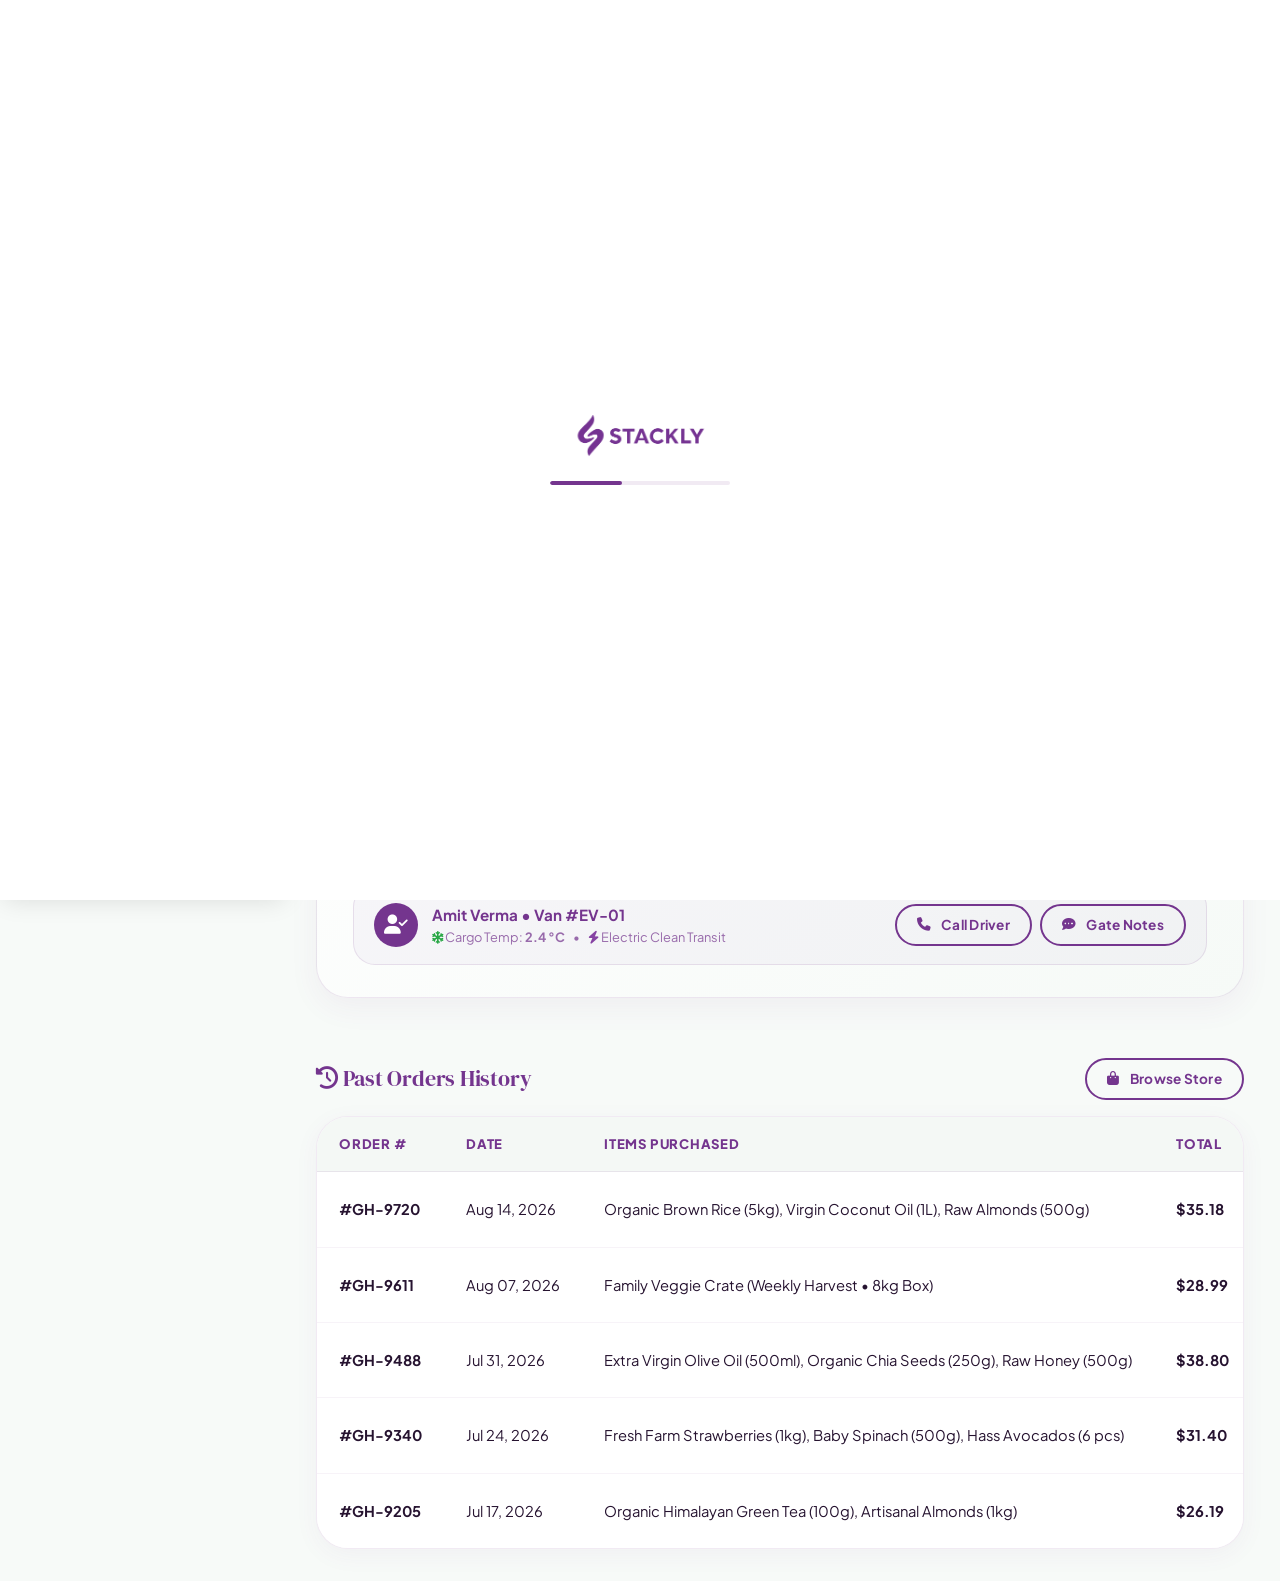
<file: CustomerDashboard.html>
<!DOCTYPE html>
<html lang="en">

<head>
  <meta charset="UTF-8">
  <meta name="viewport" content="width=device-width, initial-scale=1.0">
  <title>Customer Dashboard — Stackly</title>

  <!-- Font Awesome Icons CDN -->
  <link rel="stylesheet" href="https://cdnjs.cloudflare.com/ajax/libs/font-awesome/6.5.1/css/all.min.css">

  <!-- Stylesheets -->
  <link rel="stylesheet" href="css/style.css?v=38">
  <link rel="stylesheet" href="css/AdminDashboard.css?v=38">
  <link rel="stylesheet" href="css/CustomerDashboard.css?v=38">
</head>

<body class="dashboard-body">
  <!-- Global Preloader -->
  <div id="global-preloader">
    <img src="assets/logo_09.webp" alt="Stackly Loading" class="preloader-logo">
    <div class="preloader-track">
      <div class="preloader-bar"></div>
    </div>
  </div>

  <!-- Drawer Overlay -->
  <div class="drawer-overlay" id="drawerOverlay"></div>

  <!-- Customer Dashboard Layout -->
  <div class="dashboard-wrapper">

    <!-- Sidebar Navigation -->
    <aside class="dashboard-sidebar" id="customerSidebar">
      <div class="dashboard-brand">
        <a href="CustomerDashboard.html" class="brand-logo">
          <img src="assets/logo_09.webp" alt="Stackly">
        </a>
        <button class="sidebar-close-btn" id="customerSidebarCloseBtn" aria-label="Close Sidebar">
          <i class="fa-solid fa-xmark"></i>
        </button>
      </div>

      <!-- Main Navigation Menu -->
      <nav class="sidebar-menu">
        <div class="sidebar-section-label">Account Navigation</div>

        <button class="sidebar-item active" data-target="panel-my-orders">
          <i class="fa-solid fa-box-open"></i>
          <span>My Orders</span>
          <span class="sidebar-badge">1 Active</span>
        </button>

        <button class="sidebar-item" data-target="panel-my-shopping">
          <i class="fa-solid fa-basket-shopping"></i>
          <span>My Shopping</span>
        </button>

        <button class="sidebar-item" data-target="panel-my-payments">
          <i class="fa-solid fa-credit-card"></i>
          <span>Payments</span>
        </button>

        <button class="sidebar-item" data-target="panel-my-profile">
          <i class="fa-solid fa-user-gear"></i>
          <span>Profile &amp; Support</span>
        </button>

        <div class="sidebar-section-label" style="margin-top: 14px;">Farm &amp; Subscriptions</div>

        <button class="sidebar-item" data-target="panel-weekly-crate">
          <i class="fa-solid fa-carrot"></i>
          <span>Weekly Crate</span>
          <span class="sidebar-badge" style="background: rgba(40, 167, 69, 0.25); color: #5cdb80;">Active</span>
        </button>

        <button class="sidebar-item" data-target="panel-farm-belts">
          <i class="fa-solid fa-wheat-awn"></i>
          <span>Farm Origin Belts</span>
        </button>

        <button class="sidebar-item" data-target="panel-lab-certs">
          <i class="fa-solid fa-certificate"></i>
          <span>Lab Certificates</span>
        </button>
      </nav>

      <!-- Harvest Loyalty Rewards Widget -->
      <div class="sidebar-widget-card">
        <div class="sidebar-widget-header">
          <span><i class="fa-solid fa-seedling"></i> Green Rewards</span>
          <span style="color: var(--accent); font-size: 0.78rem;">1,450 Pts</span>
        </div>
        <div class="sidebar-progress-bar">
          <div class="sidebar-progress-fill" style="width: 72%;"></div>
        </div>
        <div class="sidebar-widget-sub">550 pts until Platinum (15% Off)</div>
        <a href="404.html" class="sidebar-widget-btn">
          <i class="fa-solid fa-gift"></i> Redeem Rewards
        </a>
      </div>

      <div class="sidebar-footer">
        <a href="Login.html" class="sidebar-item logout-item">
          <i class="fa-solid fa-right-from-bracket"></i>
          <span>Logout Portal</span>
        </a>
      </div>
    </aside>

    <!-- Main Content Area -->
    <main class="dashboard-main">

      <!-- Top Bar -->
      <header class="dashboard-topbar">
        <div class="topbar-left">
          <button class="mobile-sidebar-toggle" aria-label="Toggle Sidebar">
            <i class="fa-solid fa-bars"></i>
          </button>
          <div class="topbar-heading">
            <h2 class="topbar-page-title font-serif">Customer Portal</h2>
            <div class="topbar-breadcrumb">Organic Food Store &bull; Account Center</div>
          </div>
        </div>

        <a href="CustomerDashboard.html" class="topbar-mobile-logo" aria-label="Stackly Home">
          <img src="assets/logo_09.webp" alt="Stackly">
        </a>

        <div class="topbar-actions">
          <a href="404.html" class="action-btn" title="Notifications">
            <i class="fa-solid fa-bell"></i>
            <span class="action-badge">2</span>
          </a>
          <!-- Right Side Top Corner User Profile Card -->
          <a href="404.html" class="topbar-user-card" style="text-decoration: none; cursor: pointer;">
            <div class="topbar-user-icon">
              <i class="fa-solid fa-circle-user"></i>
            </div>
            <div class="topbar-user-info">
              <h4 class="user-display-full-name">Priya Sharma</h4>
              <div class="topbar-user-meta">
                <span class="user-display-email topbar-user-email">priya.sharma@example.com</span>
                <span class="role-badge"><i class="fa-solid fa-crown"></i> VIP Gold Tier</span>
              </div>
            </div>
          </a>
        </div>
      </header>

      <!-- Content Container -->
      <div class="dashboard-content">

        <!-- 1. MY ORDERS PANEL (Default View) -->
        <div class="dashboard-view-panel" id="panel-my-orders">

          <!-- Welcome Overview Section -->
          <div class="dashboard-overview-banner">
            <div class="overview-banner-content">
              <div class="overview-badge"><i class="fa-solid fa-seedling"></i> Member Overview</div>
              <h1 class="overview-title font-serif">Welcome Back, <span class="user-display-first-name">Priya</span>!</h1>
              <p class="overview-subtitle">Your Next Harvest Delivery: <strong>Tomorrow at 7:00 AM</strong></p>
            </div>
            <div class="overview-banner-action">
              <a href="404.html" class="btn btn-primary">
                <i class="fa-solid fa-basket-shopping"></i> Shop Harvest
              </a>
            </div>
          </div>

          <!-- KPI Metrics -->
          <div class="kpi-grid">
            <div class="kpi-card">
              <div class="kpi-icon"><i class="fa-solid fa-truck-fast"></i></div>
              <div class="kpi-info">
                <div class="kpi-value">1 Active</div>
                <div class="kpi-label">Current Dawn Delivery</div>
                <div class="kpi-change positive"><i class="fa-solid fa-circle-check"></i> On Schedule</div>
              </div>
            </div>

            <div class="kpi-card">
              <div class="kpi-icon"><i class="fa-solid fa-box-open"></i></div>
              <div class="kpi-info">
                <div class="kpi-value counter-val" data-target="48" data-suffix="">48</div>
                <div class="kpi-label">Total Completed Orders</div>
                <div class="kpi-change positive"><i class="fa-solid fa-star"></i> 100% On-Time</div>
              </div>
            </div>

            <div class="kpi-card">
              <div class="kpi-icon"><i class="fa-solid fa-gift"></i></div>
              <div class="kpi-info">
                <div class="kpi-value counter-val" data-target="1450" data-suffix=" Pts">1,450 Pts</div>
                <div class="kpi-label">Green Rewards Balance</div>
                <div class="kpi-change positive">Worth $14.50 Off</div>
              </div>
            </div>

            <div class="kpi-card">
              <div class="kpi-icon"><i class="fa-solid fa-seedling"></i></div>
              <div class="kpi-info">
                <div class="kpi-value">Weekly Crate</div>
                <div class="kpi-label">Harvest Subscription</div>
                <div class="kpi-change positive"><i class="fa-solid fa-rotate"></i> Renews Monday</div>
              </div>
            </div>
          </div>

          <!-- Live Order Tracking Box -->
          <div class="order-tracker-card" style="margin-top: 28px;">
            <div class="order-tracker-header">
              <div>
                <span class="badge-organic" style="margin-bottom: 8px;"><i class="fa-solid fa-circle-notch fa-spin"></i>
                  Live Delivery Tracking</span>
                <h3 class="font-serif" style="font-size: 1.5rem; color: var(--primary);">Order #GH-9842 &bull; Dawn
                  Harvest Basket</h3>
                <p style="color: var(--text-muted); font-size: 0.9rem; margin-top: 4px;">4 Items: Hass Avocados,
                  Strawberries, Wildflower Honey, Baby Spinach</p>
              </div>
              <div style="text-align: right;">
                <div style="font-size: 1.6rem; font-weight: 800; color: var(--primary);">$38.48</div>
                <span class="status-pill success"><i class="fa-solid fa-truck-fast"></i> Out for Delivery</span>
              </div>
            </div>

            <!-- 4-Step Visual Timeline -->
            <div class="order-timeline">
              <div class="timeline-step-item completed">
                <div class="timeline-dot"><i class="fa-solid fa-check"></i></div>
                <div class="timeline-step-title">Picked at Dawn</div>
                <div class="timeline-step-time">5:30 AM &bull; Sahyadri Farm</div>
              </div>

              <div class="timeline-step-item completed">
                <div class="timeline-dot"><i class="fa-solid fa-check"></i></div>
                <div class="timeline-step-title">Lab Inspected</div>
                <div class="timeline-step-time">8:15 AM &bull; Residue Clean</div>
              </div>

              <div class="timeline-step-item active">
                <div class="timeline-dot"><i class="fa-solid fa-truck-fast"></i></div>
                <div class="timeline-step-title">Out for Delivery</div>
                <div class="timeline-step-time">Electric Van &bull; Driver: Amit</div>
              </div>

              <div class="timeline-step-item">
                <div class="timeline-dot"><i class="fa-solid fa-house"></i></div>
                <div class="timeline-step-title">Doorstep Arrival</div>
                <div class="timeline-step-time">Est. 7:00 AM Tomorrow</div>
              </div>
            </div>

            <!-- Live Driver & Van Telemetry Card -->
            <div
              style="margin-top: 24px; background: rgba(116, 53, 142, 0.04); border: 1px solid rgba(116, 53, 142, 0.12); border-radius: var(--radius-lg); padding: 16px 20px; display: flex; justify-content: space-between; align-items: center; flex-wrap: wrap; gap: 14px;">
              <div style="display: flex; align-items: center; gap: 14px;">
                <div
                  style="width: 44px; height: 44px; border-radius: 50%; background: var(--primary); color: #ffffff; display: flex; align-items: center; justify-content: center; font-size: 1.2rem;">
                  <i class="fa-solid fa-user-check"></i>
                </div>
                <div>
                  <div style="font-weight: 700; color: var(--primary); font-size: 0.95rem;">Amit Verma &bull; Van #EV-01
                  </div>
                  <div
                    style="font-size: 0.8rem; color: var(--text-muted); display: flex; align-items: center; gap: 8px;">
                    <span><i class="fa-solid fa-snowflake" style="color: #28a745;"></i> Cargo Temp: <strong>2.4
                        &deg;C</strong></span>
                    <span>&bull;</span>
                    <span><i class="fa-solid fa-bolt" style="color: var(--accent);"></i> Electric Clean Transit</span>
                  </div>
                </div>
              </div>
              <div style="display: flex; gap: 8px;">
                <a href="404.html" class="btn btn-outline btn-sm">
                  <i class="fa-solid fa-phone"></i> Call Driver
                </a>
                <a href="404.html" class="btn btn-outline btn-sm">
                  <i class="fa-solid fa-comment-dots"></i> Gate Notes
                </a>
              </div>
            </div>
          </div>

          <!-- Order History Table -->
          <div style="margin-top: 32px;">
            <div
              style="display: flex; justify-content: space-between; align-items: center; margin-bottom: 16px; flex-wrap: wrap; gap: 12px;">
              <h3 class="font-serif" style="font-size: 1.4rem; color: var(--primary);"><i
                  class="fa-solid fa-clock-rotate-left"></i> Past Orders History</h3>
              <a href="404.html" class="btn btn-outline btn-sm"><i class="fa-solid fa-bag-shopping"></i> Browse Store</a>
            </div>
            <div class="dashboard-table-wrap">
              <table class="dashboard-table">
                <thead>
                  <tr>
                    <th>Order #</th>
                    <th>Date</th>
                    <th>Items Purchased</th>
                    <th>Total</th>
                    <th>Status</th>
                    <th>Receipt</th>
                    <th>Action</th>
                  </tr>
                </thead>
                <tbody>
                  <tr>
                    <td><strong>#GH-9720</strong></td>
                    <td>Aug 14, 2026</td>
                    <td>Organic Brown Rice (5kg), Virgin Coconut Oil (1L), Raw Almonds (500g)</td>
                    <td><strong>$35.18</strong></td>
                    <td><span class="status-pill success"><i class="fa-solid fa-check"></i> Delivered</span></td>
                    <td><a href="javascript:void(0)" class="btn btn-outline btn-sm"><i class="fa-solid fa-file-pdf"></i> PDF</a></td>
                    <td><a href="404.html" class="btn btn-primary btn-sm">Re-Order</a></td>
                  </tr>
                  <tr>
                    <td><strong>#GH-9611</strong></td>
                    <td>Aug 07, 2026</td>
                    <td>Family Veggie Crate (Weekly Harvest &bull; 8kg Box)</td>
                    <td><strong>$28.99</strong></td>
                    <td><span class="status-pill success"><i class="fa-solid fa-check"></i> Delivered</span></td>
                    <td><a href="javascript:void(0)" class="btn btn-outline btn-sm"><i class="fa-solid fa-file-pdf"></i> PDF</a></td>
                    <td><a href="404.html" class="btn btn-primary btn-sm">Re-Order</a></td>
                  </tr>
                  <tr>
                    <td><strong>#GH-9488</strong></td>
                    <td>Jul 31, 2026</td>
                    <td>Extra Virgin Olive Oil (500ml), Organic Chia Seeds (250g), Raw Honey (500g)</td>
                    <td><strong>$38.80</strong></td>
                    <td><span class="status-pill success"><i class="fa-solid fa-check"></i> Delivered</span></td>
                    <td><a href="javascript:void(0)" class="btn btn-outline btn-sm"><i class="fa-solid fa-file-pdf"></i> PDF</a></td>
                    <td><a href="404.html" class="btn btn-primary btn-sm">Re-Order</a></td>
                  </tr>
                  <tr>
                    <td><strong>#GH-9340</strong></td>
                    <td>Jul 24, 2026</td>
                    <td>Fresh Farm Strawberries (1kg), Baby Spinach (500g), Hass Avocados (6 pcs)</td>
                    <td><strong>$31.40</strong></td>
                    <td><span class="status-pill success"><i class="fa-solid fa-check"></i> Delivered</span></td>
                    <td><a href="javascript:void(0)" class="btn btn-outline btn-sm"><i class="fa-solid fa-file-pdf"></i> PDF</a></td>
                    <td><a href="404.html" class="btn btn-primary btn-sm">Re-Order</a></td>
                  </tr>
                  <tr>
                    <td><strong>#GH-9205</strong></td>
                    <td>Jul 17, 2026</td>
                    <td>Organic Himalayan Green Tea (100g), Artisanal Almonds (1kg)</td>
                    <td><strong>$26.19</strong></td>
                    <td><span class="status-pill success"><i class="fa-solid fa-check"></i> Delivered</span></td>
                    <td><a href="javascript:void(0)" class="btn btn-outline btn-sm"><i class="fa-solid fa-file-pdf"></i> PDF</a></td>
                    <td><a href="404.html" class="btn btn-primary btn-sm">Re-Order</a></td>
                  </tr>
                </tbody>
              </table>
            </div>
          </div>

        </div>

        <!-- 2. MY SHOPPING PANEL -->
        <div class="dashboard-view-panel" id="panel-my-shopping" style="display: none;">
          <div
            style="display: flex; justify-content: space-between; align-items: center; margin-bottom: 24px; flex-wrap: wrap; gap: 12px;">
            <div>
              <h3 class="font-serif" style="font-size: 1.6rem; color: var(--primary);"><i
                  class="fa-solid fa-basket-shopping"></i> Saved Wishlist &amp; Recurring Items</h3>
              <p style="color: var(--text-muted);">Quickly re-stock your favorite weekly organic groceries in 1-click.
              </p>
            </div>
            <div style="display: flex; gap: 10px;">
              <a href="404.html" class="btn btn-primary btn-sm">
                <i class="fa-solid fa-cart-plus"></i> Add All to Basket ($88.65)
              </a>
            </div>
          </div>

          <!-- 8-Card Responsive Catalog -->
          <div class="dashboard-products-grid">
            <!-- 1. Avocado -->
            <div class="dashboard-product-card">
              <div class="dashboard-product-thumb">
                <img src="assets/avocado.webp" alt="Organic Hass Avocado">
                <span class="dashboard-product-badge"><i class="fa-solid fa-rotate"></i> Weekly Recurring</span>
              </div>
              <div class="dashboard-product-body">
                <div class="dashboard-product-meta">
                  <span class="dashboard-product-category">Fruits</span>
                  <h4 class="dashboard-product-title">Organic Hass Avocado</h4>
                  <div class="dashboard-product-rating">
                    <i class="fa-solid fa-star"></i><i class="fa-solid fa-star"></i><i class="fa-solid fa-star"></i><i
                      class="fa-solid fa-star"></i><i class="fa-solid fa-star"></i>
                    <span style="color: var(--text-muted); font-size: 0.75rem; margin-left: 4px;">(4.9)</span>
                  </div>
                </div>
                <div class="dashboard-product-footer">
                  <div class="dashboard-product-price">$4.99</div>
                  <button class="btn btn-primary btn-sm btn-harvest-card-add"><i class="fa-solid fa-cart-plus"></i> Add</button>
                </div>
              </div>
            </div>

            <!-- 2. Honey -->
            <div class="dashboard-product-card">
              <div class="dashboard-product-thumb">
                <img src="assets/honey-jar.webp" alt="Raw Wildflower Honey">
                <span class="dashboard-product-badge"><i class="fa-solid fa-heart"></i> Favorite</span>
              </div>
              <div class="dashboard-product-body">
                <div class="dashboard-product-meta">
                  <span class="dashboard-product-category">Honey</span>
                  <h4 class="dashboard-product-title">Raw Wildflower Honey</h4>
                  <div class="dashboard-product-rating">
                    <i class="fa-solid fa-star"></i><i class="fa-solid fa-star"></i><i class="fa-solid fa-star"></i><i
                      class="fa-solid fa-star"></i><i class="fa-solid fa-star"></i>
                    <span style="color: var(--text-muted); font-size: 0.75rem; margin-left: 4px;">(5.0)</span>
                  </div>
                </div>
                <div class="dashboard-product-footer">
                  <div class="dashboard-product-price">$12.50</div>
                  <button class="btn btn-primary btn-sm btn-harvest-card-add"><i class="fa-solid fa-cart-plus"></i> Add</button>
                </div>
              </div>
            </div>

            <!-- 3. Olive Oil -->
            <div class="dashboard-product-card">
              <div class="dashboard-product-thumb">
                <img src="assets/olive-oil.webp" alt="Extra Virgin Olive Oil">
                <span class="dashboard-product-badge"><i class="fa-solid fa-droplet"></i> Cold-Pressed</span>
              </div>
              <div class="dashboard-product-body">
                <div class="dashboard-product-meta">
                  <span class="dashboard-product-category">Oils</span>
                  <h4 class="dashboard-product-title">Extra Virgin Olive Oil</h4>
                  <div class="dashboard-product-rating">
                    <i class="fa-solid fa-star"></i><i class="fa-solid fa-star"></i><i class="fa-solid fa-star"></i><i
                      class="fa-solid fa-star"></i><i class="fa-solid fa-star"></i>
                    <span style="color: var(--text-muted); font-size: 0.75rem; margin-left: 4px;">(5.0)</span>
                  </div>
                </div>
                <div class="dashboard-product-footer">
                  <div class="dashboard-product-price">$18.50</div>
                  <button class="btn btn-primary btn-sm btn-harvest-card-add"><i class="fa-solid fa-cart-plus"></i> Add</button>
                </div>
              </div>
            </div>

            <!-- 4. Strawberries -->
            <div class="dashboard-product-card">
              <div class="dashboard-product-thumb">
                <img src="assets/strawberries.webp" alt="Fresh Farm Strawberries">
                <span class="dashboard-product-badge"><i class="fa-solid fa-leaf"></i> Fresh Harvest</span>
              </div>
              <div class="dashboard-product-body">
                <div class="dashboard-product-meta">
                  <span class="dashboard-product-category">Berries</span>
                  <h4 class="dashboard-product-title">Fresh Farm Strawberries</h4>
                  <div class="dashboard-product-rating">
                    <i class="fa-solid fa-star"></i><i class="fa-solid fa-star"></i><i class="fa-solid fa-star"></i><i
                      class="fa-solid fa-star"></i><i class="fa-solid fa-star"></i>
                    <span style="color: var(--text-muted); font-size: 0.75rem; margin-left: 4px;">(4.9)</span>
                  </div>
                </div>
                <div class="dashboard-product-footer">
                  <div class="dashboard-product-price">$6.49</div>
                  <button class="btn btn-primary btn-sm btn-harvest-card-add"><i class="fa-solid fa-cart-plus"></i> Add</button>
                </div>
              </div>
            </div>

            <!-- 5. Brown Basmati Rice -->
            <div class="dashboard-product-card">
              <div class="dashboard-product-thumb">
                <img src="assets/brown-rice.webp" alt="Organic Brown Basmati Rice">
                <span class="dashboard-product-badge"><i class="fa-solid fa-wheat-awn"></i> Whole Grain</span>
              </div>
              <div class="dashboard-product-body">
                <div class="dashboard-product-meta">
                  <span class="dashboard-product-category">Grains</span>
                  <h4 class="dashboard-product-title">Organic Brown Basmati Rice</h4>
                  <div class="dashboard-product-rating">
                    <i class="fa-solid fa-star"></i><i class="fa-solid fa-star"></i><i class="fa-solid fa-star"></i><i
                      class="fa-solid fa-star"></i><i class="fa-solid fa-star"></i>
                    <span style="color: var(--text-muted); font-size: 0.75rem; margin-left: 4px;">(4.9)</span>
                  </div>
                </div>
                <div class="dashboard-product-footer">
                  <div class="dashboard-product-price">$7.99</div>
                  <button class="btn btn-primary btn-sm btn-harvest-card-add"><i class="fa-solid fa-cart-plus"></i> Add</button>
                </div>
              </div>
            </div>

            <!-- 6. Chia Seeds -->
            <div class="dashboard-product-card">
              <div class="dashboard-product-thumb">
                <img src="assets/chia-seeds.webp" alt="Raw Organic Chia Seeds">
                <span class="dashboard-product-badge"><i class="fa-solid fa-shield-halved"></i> Superfood</span>
              </div>
              <div class="dashboard-product-body">
                <div class="dashboard-product-meta">
                  <span class="dashboard-product-category">Superfoods</span>
                  <h4 class="dashboard-product-title">Raw Organic Chia Seeds</h4>
                  <div class="dashboard-product-rating">
                    <i class="fa-solid fa-star"></i><i class="fa-solid fa-star"></i><i class="fa-solid fa-star"></i><i
                      class="fa-solid fa-star"></i><i class="fa-solid fa-star"></i>
                    <span style="color: var(--text-muted); font-size: 0.75rem; margin-left: 4px;">(5.0)</span>
                  </div>
                </div>
                <div class="dashboard-product-footer">
                  <div class="dashboard-product-price">$8.99</div>
                  <button class="btn btn-primary btn-sm btn-harvest-card-add"><i class="fa-solid fa-cart-plus"></i> Add</button>
                </div>
              </div>
            </div>

            <!-- 7. Green Tea -->
            <div class="dashboard-product-card">
              <div class="dashboard-product-thumb">
                <img src="assets/green-tea.webp" alt="Himalayan Green Tea">
                <span class="dashboard-product-badge"><i class="fa-solid fa-mug-hot"></i> Organic Tea</span>
              </div>
              <div class="dashboard-product-body">
                <div class="dashboard-product-meta">
                  <span class="dashboard-product-category">Beverages</span>
                  <h4 class="dashboard-product-title">Himalayan Loose Green Tea</h4>
                  <div class="dashboard-product-rating">
                    <i class="fa-solid fa-star"></i><i class="fa-solid fa-star"></i><i class="fa-solid fa-star"></i><i
                      class="fa-solid fa-star"></i><i class="fa-solid fa-star"></i>
                    <span style="color: var(--text-muted); font-size: 0.75rem; margin-left: 4px;">(4.8)</span>
                  </div>
                </div>
                <div class="dashboard-product-footer">
                  <div class="dashboard-product-price">$11.20</div>
                  <button class="btn btn-primary btn-sm btn-harvest-card-add"><i class="fa-solid fa-cart-plus"></i> Add</button>
                </div>
              </div>
            </div>

            <!-- 8. California Almonds -->
            <div class="dashboard-product-card">
              <div class="dashboard-product-thumb">
                <img src="assets/almonds.webp" alt="Artisanal California Almonds">
                <span class="dashboard-product-badge"><i class="fa-solid fa-bolt"></i> Protein Rich</span>
              </div>
              <div class="dashboard-product-body">
                <div class="dashboard-product-meta">
                  <span class="dashboard-product-category">Dry Fruits</span>
                  <h4 class="dashboard-product-title">Raw California Almonds</h4>
                  <div class="dashboard-product-rating">
                    <i class="fa-solid fa-star"></i><i class="fa-solid fa-star"></i><i class="fa-solid fa-star"></i><i
                      class="fa-solid fa-star"></i><i class="fa-solid fa-star"></i>
                    <span style="color: var(--text-muted); font-size: 0.75rem; margin-left: 4px;">(5.0)</span>
                  </div>
                </div>
                <div class="dashboard-product-footer">
                  <div class="dashboard-product-price">$14.99</div>
                  <button class="btn btn-primary btn-sm btn-harvest-card-add"><i class="fa-solid fa-cart-plus"></i> Add</button>
                </div>
              </div>
            </div>
          </div>
        </div>

        <!-- 3. PAYMENTS PANEL -->
        <div class="dashboard-view-panel" id="panel-my-payments" style="display: none;">
          <div
            style="display: flex; justify-content: space-between; align-items: center; margin-bottom: 24px; flex-wrap: wrap; gap: 12px;">
            <div>
              <h3 class="font-serif" style="font-size: 1.6rem; color: var(--primary);"><i
                  class="fa-solid fa-credit-card"></i> Saved Payment Methods</h3>
              <p style="color: var(--text-muted);">Manage your cards, UPI handles, and auto-renewal subscriptions.</p>
            </div>
            <a href="404.html" class="btn btn-primary btn-sm">
              <i class="fa-solid fa-plus"></i> Add Payment Method
            </a>
          </div>

          <div class="payment-cards-grid">
            <!-- 1. Platinum Visa -->
            <div class="payment-card-visual">
              <div class="payment-card-top">
                <div class="payment-chip"></div>
                <div style="display: flex; align-items: center; gap: 8px;">
                  <span class="role-badge"
                    style="background: rgba(134, 66, 163, 0.3) !important; color: #ffffff !important; border: none;"><i
                      class="fa-solid fa-check"></i> Default</span>
                  <i class="fa-brands fa-cc-visa" style="font-size: 2rem; color: #ffffff;"></i>
                </div>
              </div>
              <div class="payment-card-num">&bull;&bull;&bull;&bull; &bull;&bull;&bull;&bull; &bull;&bull;&bull;&bull;
                4821</div>
              <div class="payment-card-bottom">
                <div class="payment-card-holder">
                  <span>Cardholder</span>
                  <h5 class="user-display-card-name">PRIYA SHARMA</h5>
                </div>
                <div class="payment-card-holder" style="text-align: right;">
                  <span>Expires</span>
                  <h5>09 / 28</h5>
                </div>
              </div>
            </div>

            <!-- 2. UPI Direct Card -->
            <div class="payment-upi-card">
              <div style="display: flex; justify-content: space-between; align-items: center;">
                <span class="badge-organic badge-gold"><i class="fa-solid fa-mobile-screen"></i> UPI Autopay</span>
                <i class="fa-solid fa-qrcode" style="font-size: 1.8rem; color: var(--accent);"></i>
              </div>
              <div>
                <div
                  style="font-size: 0.75rem; color: var(--text-muted); font-weight: 700; text-transform: uppercase; letter-spacing: 0.05em;">
                  Linked VPA Handle</div>
                <h4 style="font-size: 1.1rem; color: var(--primary); font-weight: 800; margin-top: 4px;" class="user-display-upi">
                  priyasharma@okhdfcbank</h4>
                <div
                  style="display: inline-flex; align-items: center; gap: 5px; color: #1e7e34; font-size: 0.75rem; font-weight: 700; margin-top: 6px;">
                  <i class="fa-solid fa-circle-check"></i> Active &bull; Instant 1-Click Verification
                </div>
              </div>
              <div style="display: flex; gap: 8px; border-top: 1px solid rgba(116, 53, 142, 0.08); padding-top: 12px;">
                <a href="404.html" class="btn btn-outline btn-sm" style="flex: 1; text-align: center;">Manage UPI</a>
              </div>
            </div>

            <!-- 3. Add Payment Card -->
            <a href="404.html" class="add-payment-card" style="cursor: pointer; text-decoration: none;">
              <div class="add-payment-icon">
                <i class="fa-solid fa-plus"></i>
              </div>
              <div>
                <h5 style="font-size: 1.05rem; color: var(--primary); font-weight: 700; margin-bottom: 4px;">Add New
                  Method</h5>
                <p style="font-size: 0.8rem; color: var(--text-muted); margin: 0;">Credit / Debit Card, UPI, or Net
                  Banking</p>
              </div>
              <span class="role-badge"><i class="fa-solid fa-shield-halved"></i> 256-Bit Encrypted</span>
            </a>
          </div>

          <!-- Loyalty Discount Auto-Apply Notice -->
          <div
            style="margin-top: 24px; background: linear-gradient(135deg, rgba(134, 66, 163, 0.12) 0%, rgba(116, 53, 142, 0.08) 100%); border: 1.5px solid rgba(134, 66, 163, 0.3); border-radius: var(--radius-lg); padding: 18px 22px; display: flex; justify-content: space-between; align-items: center; flex-wrap: wrap; gap: 14px;">
            <div style="display: flex; align-items: center; gap: 14px;">
              <div
                style="width: 42px; height: 42px; border-radius: 50%; background: var(--accent); color: #ffffff; display: flex; align-items: center; justify-content: center; font-size: 1.15rem;">
                <i class="fa-solid fa-gift"></i>
              </div>
              <div>
                <div style="font-weight: 700; color: var(--primary); font-size: 0.95rem;">Harvest Green Points Discount
                  Available</div>
                <div style="font-size: 0.82rem; color: var(--text-muted);">You have <strong>1,450 Green Points</strong>
                  ($14.50 value). Apply automatically to your next dawn box?</div>
              </div>
            </div>
            <a href="404.html" class="btn btn-primary btn-sm">
              <i class="fa-solid fa-tag"></i> Auto-Apply $14.50
            </a>
          </div>

          <!-- Billing History Table -->
          <div style="margin-top: 32px;">
            <h3 class="font-serif" style="font-size: 1.4rem; color: var(--primary); margin-bottom: 16px;"><i
                class="fa-solid fa-receipt"></i> Subscription &amp; Order Invoice History</h3>
            <div class="dashboard-table-wrap">
              <table class="dashboard-table">
                <thead>
                  <tr>
                    <th>Invoice #</th>
                    <th>Date</th>
                    <th>Description</th>
                    <th>Payment Method</th>
                    <th>Amount</th>
                    <th>Status</th>
                    <th>Receipt</th>
                  </tr>
                </thead>
                <tbody>
                  <tr>
                    <td><strong>#INV-2026-88</strong></td>
                    <td>Aug 24, 2026</td>
                    <td>Dawn Harvest Basket (Order #GH-9842)</td>
                    <td>Visa &bull;&bull;&bull;&bull; 4821</td>
                    <td><strong>$38.48</strong></td>
                    <td><span class="status-pill success"><i class="fa-solid fa-circle-check"></i> Paid</span></td>
                    <td><a href="javascript:void(0)" class="btn btn-outline btn-sm"><i class="fa-solid fa-file-pdf"></i> PDF</a></td>
                  </tr>
                  <tr>
                    <td><strong>#INV-2026-75</strong></td>
                    <td>Aug 14, 2026</td>
                    <td>Pantry Restock Bundle (Order #GH-9720)</td>
                    <td>UPI Autopay</td>
                    <td><strong>$35.18</strong></td>
                    <td><span class="status-pill success"><i class="fa-solid fa-circle-check"></i> Paid</span></td>
                    <td><a href="javascript:void(0)" class="btn btn-outline btn-sm"><i class="fa-solid fa-file-pdf"></i> PDF</a></td>
                  </tr>
                  <tr>
                    <td><strong>#INV-2026-62</strong></td>
                    <td>Aug 07, 2026</td>
                    <td>Family Veggie Crate (Weekly Harvest)</td>
                    <td>Visa &bull;&bull;&bull;&bull; 4821</td>
                    <td><strong>$28.99</strong></td>
                    <td><span class="status-pill success"><i class="fa-solid fa-circle-check"></i> Paid</span></td>
                    <td><a href="javascript:void(0)" class="btn btn-outline btn-sm"><i class="fa-solid fa-file-pdf"></i> PDF</a></td>
                  </tr>
                  <tr>
                    <td><strong>#INV-2026-50</strong></td>
                    <td>Jul 31, 2026</td>
                    <td>Extra Virgin Olive Oil Refill &amp; Honey</td>
                    <td>Visa &bull;&bull;&bull;&bull; 4821</td>
                    <td><strong>$38.80</strong></td>
                    <td><span class="status-pill success"><i class="fa-solid fa-circle-check"></i> Paid</span></td>
                    <td><a href="javascript:void(0)" class="btn btn-outline btn-sm"><i class="fa-solid fa-file-pdf"></i> PDF</a></td>
                  </tr>
                  <tr>
                    <td><strong>#INV-2026-38</strong></td>
                    <td>Jul 24, 2026</td>
                    <td>Summer Berries &amp; Spinach Box</td>
                    <td>UPI Autopay</td>
                    <td><strong>$31.40</strong></td>
                    <td><span class="status-pill success"><i class="fa-solid fa-circle-check"></i> Paid</span></td>
                    <td><a href="javascript:void(0)" class="btn btn-outline btn-sm"><i class="fa-solid fa-file-pdf"></i> PDF</a></td>
                  </tr>
                </tbody>
              </table>
            </div>
          </div>
        </div>

        <!-- 4. PROFILE & SUPPORT PANEL -->
        <div class="dashboard-view-panel" id="panel-my-profile" style="display: none;">
          <div style="margin-bottom: 24px;">
            <h3 class="font-serif" style="font-size: 1.6rem; color: var(--primary);"><i
                class="fa-solid fa-user-gear"></i> Personal Profile &amp; Preferences</h3>
            <p style="color: var(--text-muted);">Update your delivery address, dietary preferences, and account
              preferences.</p>
          </div>

          <div class="profile-grid-layout">
            <!-- Left: Profile Form Card -->
            <div class="profile-card-container">
              <h4 class="font-serif" style="font-size: 1.25rem; color: var(--primary); margin-bottom: 20px;">
                <i class="fa-solid fa-id-card"></i> Member Information &amp; Preferences
              </h4>
              <form id="customerProfileForm" novalidate>
                <div class="profile-form-grid">
                  <div class="profile-input-group">
                    <label class="profile-label"><i class="fa-solid fa-user"></i> Full Name</label>
                    <input type="text" class="profile-input" id="profFullName" value="Priya Sharma" required>
                    <div class="auth-error-text" id="errProfName" style="display: none;">Please enter your full name.</div>
                  </div>
                  <div class="profile-input-group">
                    <label class="profile-label"><i class="fa-solid fa-envelope"></i> Email Address</label>
                    <input type="email" class="profile-input" id="profEmail" value="priya.sharma@example.com" required>
                    <div class="auth-error-text" id="errProfEmail" style="display: none;">Please enter a valid email address.</div>
                  </div>
                  <div class="profile-input-group">
                    <label class="profile-label"><i class="fa-solid fa-phone"></i> Phone Number</label>
                    <input type="tel" class="profile-input" id="profPhone" value="+91 98201 45678" required>
                    <div class="auth-error-text" id="errProfPhone" style="display: none;">Please enter a valid phone number.</div>
                  </div>
                  <div class="profile-input-group">
                    <label class="profile-label"><i class="fa-solid fa-clock"></i> Delivery Window</label>
                    <select class="profile-select" id="profSlot">
                      <option selected>Early Dawn (6:30 AM - 8:00 AM)</option>
                      <option>Morning Slot (8:00 AM - 10:00 AM)</option>
                      <option>Evening Harvest (5:00 PM - 7:00 PM)</option>
                    </select>
                  </div>

                  <!-- Dietary Preferences -->
                  <div class="profile-input-group full-width">
                    <label class="profile-label"><i class="fa-solid fa-seedling"></i> Dietary &amp; Nutrition
                      Preferences</label>
                    <div style="display: flex; flex-wrap: wrap; gap: 10px; margin-top: 6px;">
                      <label
                        style="display: inline-flex; align-items: center; gap: 6px; font-size: 0.84rem; background: var(--bg-surface-subtle); padding: 6px 12px; border-radius: var(--radius-full); border: 1px solid rgba(116, 53, 142,0.15); cursor: pointer;">
                        <input type="checkbox" id="prefOrganic" checked> 100% Certified Organic
                      </label>
                      <label
                        style="display: inline-flex; align-items: center; gap: 6px; font-size: 0.84rem; background: var(--bg-surface-subtle); padding: 6px 12px; border-radius: var(--radius-full); border: 1px solid rgba(116, 53, 142,0.15); cursor: pointer;">
                        <input type="checkbox" id="prefGlutenFree" checked> Gluten-Free
                      </label>
                      <label
                        style="display: inline-flex; align-items: center; gap: 6px; font-size: 0.84rem; background: var(--bg-surface-subtle); padding: 6px 12px; border-radius: var(--radius-full); border: 1px solid rgba(116, 53, 142,0.15); cursor: pointer;">
                        <input type="checkbox" id="prefVegan"> Vegan Only
                      </label>
                      <label
                        style="display: inline-flex; align-items: center; gap: 6px; font-size: 0.84rem; background: var(--bg-surface-subtle); padding: 6px 12px; border-radius: var(--radius-full); border: 1px solid rgba(116, 53, 142,0.15); cursor: pointer;">
                        <input type="checkbox" id="prefOils" checked> Cold-Pressed Oils
                      </label>
                    </div>
                  </div>

                  <div class="profile-input-group full-width">
                    <label class="profile-label"><i class="fa-solid fa-location-dot"></i> Delivery Street
                      Address</label>
                    <textarea class="profile-textarea" id="profAddress"
                      rows="3" required>Apartment 14B, Green Acres Heights, 14th Road, Bandra West, Mumbai 400050</textarea>
                    <div class="auth-error-text" id="errProfAddress" style="display: none;">Please enter your delivery street address.</div>
                  </div>
                </div>

                <div
                  style="margin-top: 24px; display: flex; align-items: center; justify-content: space-between; flex-wrap: wrap; gap: 14px;">
                  <button type="submit" class="btn btn-primary">
                    <i class="fa-solid fa-floppy-disk"></i> Save Changes
                  </button>
                  <span style="font-size: 0.8rem; color: var(--text-muted);"><i class="fa-solid fa-shield-halved"></i>
                    Changes auto-sync with live orders</span>
                </div>
              </form>
            </div>

            <!-- Right: Address & Support Card -->
            <div class="profile-sidebar-card">
              <div>
                <h4 class="font-serif" style="font-size: 1.2rem; color: var(--primary); margin-bottom: 14px;">
                  <i class="fa-solid fa-map-location-dot"></i> Saved Addresses (2)
                </h4>
                <div class="address-item-box" style="margin-bottom: 12px;">
                  <div class="address-item-header">
                    <span class="address-item-title"><i class="fa-solid fa-house"></i> Home (Default)</span>
                    <span class="role-badge"
                      style="background: rgba(40, 167, 69, 0.15) !important; color: #1e7e34 !important; border: 1px solid rgba(40, 167, 69, 0.3);">Active
                      Route</span>
                  </div>
                  <p style="font-size: 0.86rem; color: var(--text-muted); margin: 6px 0 0 0; line-height: 1.5;">
                    Apt 14B, Green Acres Heights, 14th Road, Bandra West, Mumbai 400050
                  </p>
                  <div style="margin-top: 8px;">
                    <a href="404.html" class="btn btn-outline btn-sm" style="font-size: 0.78rem;">Edit Home Pin</a>
                  </div>
                </div>

                <div class="address-item-box">
                  <div class="address-item-header">
                    <span class="address-item-title"><i class="fa-solid fa-building"></i> Office</span>
                    <span class="role-badge"
                      style="background: rgba(134, 66, 163,0.15)!important; color:#a46d14!important;">Secondary</span>
                  </div>
                  <p style="font-size: 0.86rem; color: var(--text-muted); margin: 6px 0 0 0; line-height: 1.5;">
                    Level 8, One BKC, G-Block, Bandra Kurla Complex, Mumbai 400051
                  </p>
                  <div style="margin-top: 8px;">
                    <a href="404.html" class="btn btn-outline btn-sm" style="font-size: 0.78rem;">Edit Office Pin</a>
                  </div>
                </div>
              </div>

              <div style="border-top: 1px solid rgba(116, 53, 142, 0.08); padding-top: 18px;">
                <h4 class="font-serif" style="font-size: 1.2rem; color: var(--primary); margin-bottom: 12px;">
                  <i class="fa-solid fa-headset"></i> Farm Concierge Support
                </h4>
                <div style="display: flex; flex-direction: column; gap: 10px; font-size: 0.84rem;">
                  <div style="color: var(--primary); font-weight: 700;">
                    <i class="fa-solid fa-angles-right" style="color: var(--accent); font-size: 0.75rem;"></i> Need to
                    pause your weekly box?
                  </div>
                  <p style="color: var(--text-muted); font-size: 0.8rem; margin: 0 0 6px 0; line-height: 1.4;">
                    You can pause or reschedule anytime before 8:00 PM the previous evening.
                  </p>
                  <a href="404.html" class="btn btn-primary btn-sm" style="width: 100%; text-align: center; margin-top: 4px; display: block;">
                    <i class="fa-solid fa-comment-dots"></i> Start Live Concierge Chat
                  </a>
                </div>
              </div>
            </div>
          </div>
        </div>

        <!-- 5. WEEKLY CRATE SUBSCRIPTION PANEL -->
        <div class="dashboard-view-panel" id="panel-weekly-crate" style="display: none;">
          <div
            style="display: flex; justify-content: space-between; align-items: center; margin-bottom: 24px; flex-wrap: wrap; gap: 12px;">
            <div>
              <h3 class="font-serif" style="font-size: 1.6rem; color: var(--primary);"><i
                  class="fa-solid fa-carrot"></i> My Weekly Farm Harvest Crate</h3>
              <p style="color: var(--text-muted);">Manage your seasonal organic produce subscription box.</p>
            </div>
            <span class="role-badge"
              style="background: rgba(40, 167, 69, 0.18) !important; color: #1e7e34 !important; font-size: 0.82rem; padding: 4px 12px;">
              <i class="fa-solid fa-circle-check"></i> Active Subscription
            </span>
          </div>

          <!-- Subscription Summary Card -->
          <div class="order-tracker-card" style="margin-bottom: 28px;">
            <div
              style="display: flex; justify-content: space-between; align-items: center; flex-wrap: wrap; gap: 16px; border-bottom: 1px solid rgba(116, 53, 142, 0.1); padding-bottom: 18px;">
              <div>
                <span class="badge-organic">Family Harvest Box (7–8 kg)</span>
                <h3 class="font-serif" style="font-size: 1.4rem; color: var(--primary); margin-top: 6px;">Next Crate
                  Delivery: Monday, Aug 31 &bull; 7:00 AM</h3>
                <p style="color: var(--text-muted); font-size: 0.88rem; margin: 4px 0 0 0;">Auto-renews at
                  <strong>$28.99/week</strong> via Visa ending in 4821
                </p>
              </div>
              <div style="display: flex; gap: 10px; flex-wrap: wrap;">
                <a href="404.html" class="btn btn-outline btn-sm">
                  <i class="fa-solid fa-pause"></i> Pause 1 Week
                </a>
                <a href="404.html" class="btn btn-primary btn-sm">
                  <i class="fa-solid fa-sliders"></i> Swap Items
                </a>
              </div>
            </div>

            <!-- What's in your next crate (8 items) -->
            <div style="margin-top: 22px;">
              <h4 class="font-serif" style="font-size: 1.15rem; color: var(--primary); margin-bottom: 14px;">
                <i class="fa-solid fa-boxes-packing"></i> Packed For Next Monday Dawn (8 Curated Items):
              </h4>
              <div style="display: grid; grid-template-columns: repeat(auto-fit, minmax(220px, 1fr)); gap: 14px;">
                <div
                  style="background: #ffffff; border: 1.5px solid rgba(116, 53, 142, 0.1); border-radius: var(--radius-lg); padding: 14px; display: flex; align-items: center; gap: 12px;">
                  <img src="assets/avocado.webp" alt="Avocados"
                    style="width: 44px; height: 44px; border-radius: 8px; object-fit: cover;">
                  <div>
                    <div style="font-weight: 700; font-size: 0.9rem; color: var(--primary);">Hass Avocados</div>
                    <div style="font-size: 0.75rem; color: var(--text-muted);">4 Pcs &bull; Sahyadri Belt</div>
                  </div>
                </div>
                <div
                  style="background: #ffffff; border: 1.5px solid rgba(116, 53, 142, 0.1); border-radius: var(--radius-lg); padding: 14px; display: flex; align-items: center; gap: 12px;">
                  <img src="assets/strawberries.webp" alt="Strawberries"
                    style="width: 44px; height: 44px; border-radius: 8px; object-fit: cover;">
                  <div>
                    <div style="font-weight: 700; font-size: 0.9rem; color: var(--primary);">Farm Strawberries</div>
                    <div style="font-size: 0.75rem; color: var(--text-muted);">500g &bull; Ooty Farm</div>
                  </div>
                </div>
                <div
                  style="background: #ffffff; border: 1.5px solid rgba(116, 53, 142, 0.1); border-radius: var(--radius-lg); padding: 14px; display: flex; align-items: center; gap: 12px;">
                  <img src="assets/honey-jar.webp" alt="Wildflower Honey"
                    style="width: 44px; height: 44px; border-radius: 8px; object-fit: cover;">
                  <div>
                    <div style="font-weight: 700; font-size: 0.9rem; color: var(--primary);">Raw Wild Honey</div>
                    <div style="font-size: 0.75rem; color: var(--text-muted);">250g Jar &bull; Nilgiri</div>
                  </div>
                </div>
                <div
                  style="background: #ffffff; border: 1.5px solid rgba(116, 53, 142, 0.1); border-radius: var(--radius-lg); padding: 14px; display: flex; align-items: center; gap: 12px;">
                  <img src="assets/olive-oil.webp" alt="Olive Oil"
                    style="width: 44px; height: 44px; border-radius: 8px; object-fit: cover;">
                  <div>
                    <div style="font-weight: 700; font-size: 0.9rem; color: var(--primary);">Virgin Olive Oil</div>
                    <div style="font-size: 0.75rem; color: var(--text-muted);">500ml &bull; Cold-Pressed</div>
                  </div>
                </div>
                <div
                  style="background: #ffffff; border: 1.5px solid rgba(116, 53, 142, 0.1); border-radius: var(--radius-lg); padding: 14px; display: flex; align-items: center; gap: 12px;">
                  <img src="assets/brown-rice.webp" alt="Brown Rice"
                    style="width: 44px; height: 44px; border-radius: 8px; object-fit: cover;">
                  <div>
                    <div style="font-weight: 700; font-size: 0.9rem; color: var(--primary);">Basmati Rice</div>
                    <div style="font-size: 0.75rem; color: var(--text-muted);">1 kg &bull; Bundelkhand</div>
                  </div>
                </div>
                <div
                  style="background: #ffffff; border: 1.5px solid rgba(116, 53, 142, 0.1); border-radius: var(--radius-lg); padding: 14px; display: flex; align-items: center; gap: 12px;">
                  <img src="assets/chia-seeds.webp" alt="Chia Seeds"
                    style="width: 44px; height: 44px; border-radius: 8px; object-fit: cover;">
                  <div>
                    <div style="font-weight: 700; font-size: 0.9rem; color: var(--primary);">Organic Chia Seeds</div>
                    <div style="font-size: 0.75rem; color: var(--text-muted);">200g &bull; Superfood</div>
                  </div>
                </div>
                <div
                  style="background: #ffffff; border: 1.5px solid rgba(116, 53, 142, 0.1); border-radius: var(--radius-lg); padding: 14px; display: flex; align-items: center; gap: 12px;">
                  <img src="assets/green-tea.webp" alt="Green Tea"
                    style="width: 44px; height: 44px; border-radius: 8px; object-fit: cover;">
                  <div>
                    <div style="font-weight: 700; font-size: 0.9rem; color: var(--primary);">Himalayan Green Tea</div>
                    <div style="font-size: 0.75rem; color: var(--text-muted);">100g &bull; Loose Leaf</div>
                  </div>
                </div>
                <div
                  style="background: #ffffff; border: 1.5px solid rgba(116, 53, 142, 0.1); border-radius: var(--radius-lg); padding: 14px; display: flex; align-items: center; gap: 12px;">
                  <img src="assets/almonds.webp" alt="Almonds"
                    style="width: 44px; height: 44px; border-radius: 8px; object-fit: cover;">
                  <div>
                    <div style="font-weight: 700; font-size: 0.9rem; color: var(--primary);">California Almonds</div>
                    <div style="font-size: 0.75rem; color: var(--text-muted);">250g &bull; Raw Almonds</div>
                  </div>
                </div>
              </div>
            </div>

            <!-- Crate Size Upgrade Options -->
            <div style="margin-top: 28px; border-top: 1px solid rgba(116, 53, 142,0.1); padding-top: 20px;">
              <h4 class="font-serif" style="font-size: 1.15rem; color: var(--primary); margin-bottom: 14px;">
                <i class="fa-solid fa-layer-group"></i> Upgrade Subscription Size:
              </h4>
              <div style="display: grid; grid-template-columns: repeat(auto-fit, minmax(240px, 1fr)); gap: 16px;">
                <div
                  style="background: #ffffff; border: 1.5px solid rgba(116, 53, 142,0.15); border-radius: var(--radius-lg); padding: 18px;">
                  <div style="font-weight: 700; color: var(--primary); font-size: 1.05rem;">Solo Organic Crate (4 kg)
                  </div>
                  <div style="font-size: 1.25rem; font-weight: 800; color: var(--primary); margin: 4px 0;">$18.99 <small
                      style="font-size: 0.75rem; font-weight: 500; color: var(--text-muted);">/ week</small></div>
                  <p style="font-size: 0.82rem; color: var(--text-muted); margin: 0 0 10px 0;">Perfect for individuals.
                    5 essentials weekly.</p>
                  <button class="btn btn-outline btn-sm" style="width: 100%; display: block; text-align: center;">Switch Tier</button>
                </div>
                <div
                  style="background: rgba(134, 66, 163,0.06); border: 2px solid var(--accent); border-radius: var(--radius-lg); padding: 18px;">
                  <div style="display: flex; justify-content: space-between; align-items: center;">
                    <div style="font-weight: 700; color: var(--primary); font-size: 1.05rem;">Family Harvest (8 kg)
                    </div>
                    <span class="role-badge"><i class="fa-solid fa-check"></i> Current</span>
                  </div>
                  <div style="font-size: 1.25rem; font-weight: 800; color: var(--primary); margin: 4px 0;">$28.99 <small
                      style="font-size: 0.75rem; font-weight: 500; color: var(--text-muted);">/ week</small></div>
                  <p style="font-size: 0.82rem; color: var(--text-muted); margin: 0 0 10px 0;">Ideal for 3-4 people. 8
                    curated items + honey.</p>
                  <button class="btn btn-primary btn-sm" style="width: 100%;" disabled><i class="fa-solid fa-check"></i> Current Active Plan</button>
                </div>
                <div
                  style="background: #ffffff; border: 1.5px solid rgba(116, 53, 142,0.15); border-radius: var(--radius-lg); padding: 18px;">
                  <div style="font-weight: 700; color: var(--primary); font-size: 1.05rem;">Royal Feast Box (14 kg)
                  </div>
                  <div style="font-size: 1.25rem; font-weight: 800; color: var(--primary); margin: 4px 0;">$48.99 <small
                      style="font-size: 0.75rem; font-weight: 500; color: var(--text-muted);">/ week</small></div>
                  <p style="font-size: 0.82rem; color: var(--text-muted); margin: 0 0 10px 0;">Full pantry &amp; exotic
                    fruit box + oils &amp; dry fruits.</p>
                  <button class="btn btn-outline btn-sm" style="width: 100%; display: block; text-align: center;">Upgrade to Feast</button>
                </div>
              </div>
            </div>
          </div>
        </div>

        <!-- 6. FARM ORIGIN BELTS PANEL -->
        <div class="dashboard-view-panel" id="panel-farm-belts" style="display: none;">
          <div style="margin-bottom: 24px;">
            <h3 class="font-serif" style="font-size: 1.6rem; color: var(--primary);"><i
                class="fa-solid fa-wheat-awn"></i> Partner Farm Belts &amp; Soil Origins</h3>
            <p style="color: var(--text-muted);">100% direct traceability to regional organic farming belts with clean
              soil certifications.</p>
          </div>

          <div style="display: grid; grid-template-columns: repeat(auto-fit, minmax(300px, 1fr)); gap: 22px;">
            <!-- Belt 1 -->
            <div class="dashboard-product-card farm-origin-card" style="padding: 22px; display: flex; flex-direction: column; justify-content: space-between;">
              <div>
                <div class="farm-belt-badge-row" style="display: flex; justify-content: space-between; align-items: center; gap: 8px; margin-bottom: 12px; flex-wrap: wrap;">
                  <span class="badge-organic" style="font-size: 0.72rem; padding: 4px 10px; white-space: nowrap; flex-shrink: 0;"><i class="fa-solid fa-mountain-sun"></i> Maharashtra</span>
                  <span class="role-badge" style="font-size: 0.72rem; padding: 4px 10px; white-space: nowrap; flex-shrink: 0;"><i class="fa-solid fa-circle-check"></i> Certified NPOP</span>
                </div>
                <h4 class="font-serif farm-belt-title" style="font-size: 1.25rem; color: var(--primary); margin: 0 0 10px 0; line-height: 1.3;">Sahyadri Valley Organics</h4>
                <p style="font-size: 0.88rem; color: var(--text-muted); line-height: 1.5; margin-bottom: 14px;">
                  Specializing in Hass Avocados, baby leafy greens, and pomegranates cultivated with rainwater harvesting.
                </p>
              </div>
              <div
                style="border-top: 1px solid rgba(116, 53, 142, 0.08); padding-top: 12px; display: flex; justify-content: space-between; font-size: 0.8rem; color: var(--primary);">
                <span><i class="fa-solid fa-route" style="color: var(--accent);"></i> 140 km from Mumbai</span>
                <span><i class="fa-solid fa-sun" style="color: var(--accent);"></i> 4:30 AM Dawn Pluck</span>
              </div>
            </div>

            <!-- Belt 2 -->
            <div class="dashboard-product-card farm-origin-card" style="padding: 22px; display: flex; flex-direction: column; justify-content: space-between;">
              <div>
                <div class="farm-belt-badge-row" style="display: flex; justify-content: space-between; align-items: center; gap: 8px; margin-bottom: 12px; flex-wrap: wrap;">
                  <span class="badge-organic badge-gold" style="font-size: 0.72rem; padding: 4px 10px; white-space: nowrap; flex-shrink: 0;"><i class="fa-solid fa-seedling"></i> Tamil Nadu</span>
                  <span class="role-badge" style="font-size: 0.72rem; padding: 4px 10px; white-space: nowrap; flex-shrink: 0;"><i class="fa-solid fa-circle-check"></i> Pure Apiary</span>
                </div>
                <h4 class="font-serif farm-belt-title" style="font-size: 1.25rem; color: var(--primary); margin: 0 0 10px 0; line-height: 1.3;">Nilgiri Apiary Estate</h4>
                <p style="font-size: 0.88rem; color: var(--text-muted); line-height: 1.5; margin-bottom: 14px;">
                  High-altitude 1,800m apiary producing unprocessed raw wildflower honey and cold-pressed medicinal herbs.
                </p>
              </div>
              <div
                style="border-top: 1px solid rgba(116, 53, 142, 0.08); padding-top: 12px; display: flex; justify-content: space-between; font-size: 0.8rem; color: var(--primary);">
                <span><i class="fa-solid fa-ban" style="color: var(--accent);"></i> Zero Antibiotics</span>
                <span><i class="fa-solid fa-certificate" style="color: var(--accent);"></i> Grade A Raw</span>
              </div>
            </div>

            <!-- Belt 3 -->
            <div class="dashboard-product-card farm-origin-card" style="padding: 22px; display: flex; flex-direction: column; justify-content: space-between;">
              <div>
                <div class="farm-belt-badge-row" style="display: flex; justify-content: space-between; align-items: center; gap: 8px; margin-bottom: 12px; flex-wrap: wrap;">
                  <span class="badge-organic" style="font-size: 0.72rem; padding: 4px 10px; white-space: nowrap; flex-shrink: 0;"><i class="fa-solid fa-snowflake"></i> Himachal Pradesh</span>
                  <span class="role-badge" style="font-size: 0.72rem; padding: 4px 10px; white-space: nowrap; flex-shrink: 0;"><i class="fa-solid fa-circle-check"></i> 100% Chemical Free</span>
                </div>
                <h4 class="font-serif farm-belt-title" style="font-size: 1.25rem; color: var(--primary); margin: 0 0 10px 0; line-height: 1.3;">Shimla Highland Orchards</h4>
                <p style="font-size: 0.88rem; color: var(--text-muted); line-height: 1.5; margin-bottom: 14px;">
                  Glacier-fed mountain soil producing naturally sweet Royal Delicious apples and sun-dried organic
                  walnuts.
                </p>
              </div>
              <div
                style="border-top: 1px solid rgba(116, 53, 142, 0.08); padding-top: 12px; display: flex; justify-content: space-between; font-size: 0.8rem; color: var(--primary);">
                <span><i class="fa-solid fa-water" style="color: var(--accent);"></i> Glacier Fed</span>
                <span><i class="fa-solid fa-tree" style="color: var(--accent);"></i> Heritage Trees</span>
              </div>
            </div>

            <!-- Belt 4 -->
            <div class="dashboard-product-card farm-origin-card" style="padding: 22px; display: flex; flex-direction: column; justify-content: space-between;">
              <div>
                <div class="farm-belt-badge-row" style="display: flex; justify-content: space-between; align-items: center; gap: 8px; margin-bottom: 12px; flex-wrap: wrap;">
                  <span class="badge-organic" style="font-size: 0.72rem; padding: 4px 10px; white-space: nowrap; flex-shrink: 0;"><i class="fa-solid fa-pepper-hot"></i> Kerala</span>
                  <span class="role-badge" style="font-size: 0.72rem; padding: 4px 10px; white-space: nowrap; flex-shrink: 0;"><i class="fa-solid fa-circle-check"></i> Bio-Dynamic</span>
                </div>
                <h4 class="font-serif farm-belt-title" style="font-size: 1.25rem; color: var(--primary); margin: 0 0 10px 0; line-height: 1.3;">Wayanad Spices &amp; Palm</h4>
                <p style="font-size: 0.88rem; color: var(--text-muted); line-height: 1.5; margin-bottom: 14px;">
                  Lush rain-forest slopes producing organic Malabar black pepper, wild cardamom, and virgin cold-pressed
                  coconut oil.
                </p>
              </div>
              <div
                style="border-top: 1px solid rgba(116, 53, 142, 0.08); padding-top: 12px; display: flex; justify-content: space-between; font-size: 0.8rem; color: var(--primary);">
                <span><i class="fa-solid fa-droplet" style="color: var(--accent);"></i> 100% Cold Process</span>
                <span><i class="fa-solid fa-leaf" style="color: var(--accent);"></i> Single Origin</span>
              </div>
            </div>

            <!-- Belt 5 -->
            <div class="dashboard-product-card farm-origin-card" style="padding: 22px; display: flex; flex-direction: column; justify-content: space-between;">
              <div>
                <div class="farm-belt-badge-row" style="display: flex; justify-content: space-between; align-items: center; gap: 8px; margin-bottom: 12px; flex-wrap: wrap;">
                  <span class="badge-organic badge-gold" style="font-size: 0.72rem; padding: 4px 10px; white-space: nowrap; flex-shrink: 0;"><i class="fa-solid fa-wheat-awn"></i> Madhya Pradesh</span>
                  <span class="role-badge" style="font-size: 0.72rem; padding: 4px 10px; white-space: nowrap; flex-shrink: 0;"><i class="fa-solid fa-circle-check"></i> NPOP Certified</span>
                </div>
                <h4 class="font-serif farm-belt-title" style="font-size: 1.25rem; color: var(--primary); margin: 0 0 10px 0; line-height: 1.3;">Bundelkhand Organic Grains</h4>
                <p style="font-size: 0.88rem; color: var(--text-muted); line-height: 1.5; margin-bottom: 14px;">
                  Traditional heirloom grain cultivars including unpolished brown basmati rice, ancient emmer wheat, and
                  desi pulses.
                </p>
              </div>
              <div
                style="border-top: 1px solid rgba(116, 53, 142, 0.08); padding-top: 12px; display: flex; justify-content: space-between; font-size: 0.8rem; color: var(--primary);">
                <span><i class="fa-solid fa-sun" style="color: var(--accent);"></i> Sun Dried</span>
                <span><i class="fa-solid fa-award" style="color: var(--accent);"></i> Zero Bleach</span>
              </div>
            </div>

            <!-- Belt 6 -->
            <div class="dashboard-product-card farm-origin-card" style="padding: 22px; display: flex; flex-direction: column; justify-content: space-between;">
              <div>
                <div class="farm-belt-badge-row" style="display: flex; justify-content: space-between; align-items: center; gap: 8px; margin-bottom: 12px; flex-wrap: wrap;">
                  <span class="badge-organic" style="font-size: 0.72rem; padding: 4px 10px; white-space: nowrap; flex-shrink: 0;"><i class="fa-solid fa-oil-can"></i> Rajasthan</span>
                  <span class="role-badge" style="font-size: 0.72rem; padding: 4px 10px; white-space: nowrap; flex-shrink: 0;"><i class="fa-solid fa-circle-check"></i> Wood Pressed</span>
                </div>
                <h4 class="font-serif farm-belt-title" style="font-size: 1.25rem; color: var(--primary); margin: 0 0 10px 0; line-height: 1.3;">Jodhpur Cold-Pressed Oils</h4>
                <p style="font-size: 0.88rem; color: var(--text-muted); line-height: 1.5; margin-bottom: 14px;">
                  Traditional wooden Kolhu (Ghani) extraction preserving natural vitamins in extra virgin olive oil,
                  sesame, and mustard.
                </p>
              </div>
              <div
                style="border-top: 1px solid rgba(116, 53, 142, 0.08); padding-top: 12px; display: flex; justify-content: space-between; font-size: 0.8rem; color: var(--primary);">
                <span><i class="fa-solid fa-temperature-low" style="color: var(--accent);"></i> &lt; 35&deg;C
                  Press</span>
                <span><i class="fa-solid fa-seedling" style="color: var(--accent);"></i> First Cold Extract</span>
              </div>
            </div>
          </div>
        </div>

        <!-- 7. LAB CERTIFICATES PANEL -->
        <div class="dashboard-view-panel" id="panel-lab-certs" style="display: none;">
          <div
            style="display: flex; justify-content: space-between; align-items: center; margin-bottom: 24px; flex-wrap: wrap; gap: 12px;">
            <div>
              <h3 class="font-serif" style="font-size: 1.6rem; color: var(--primary);"><i
                  class="fa-solid fa-certificate"></i> Verified Purity &amp; Lab Test Reports</h3>
              <p style="color: var(--text-muted);">Third-party chemical residue and pesticide screening for all harvest
                batches.</p>
            </div>
            <span class="role-badge"
              style="background: rgba(40, 167, 69, 0.15) !important; color: #1e7e34 !important; padding: 6px 14px;">
              <i class="fa-solid fa-shield-halved"></i> 100% Zero-Residue Guarantee
            </span>
          </div>

          <!-- QC Overview Stat Cards -->
          <div class="kpi-grid" style="margin-bottom: 28px;">
            <div class="kpi-card">
              <div class="kpi-icon"><i class="fa-solid fa-shield-virus"></i></div>
              <div class="kpi-info">
                <div class="kpi-value" style="color: #1e7e34;">0.00 PPM</div>
                <div class="kpi-label">Pesticide Residue</div>
                <div class="kpi-change positive"><i class="fa-solid fa-check"></i> 100% Clean</div>
              </div>
            </div>
            <div class="kpi-card">
              <div class="kpi-icon"><i class="fa-solid fa-vial-circle-check"></i></div>
              <div class="kpi-info">
                <div class="kpi-value">99.8%</div>
                <div class="kpi-label">Microbial Purity</div>
                <div class="kpi-change positive"><i class="fa-solid fa-check"></i> Grade A Safe</div>
              </div>
            </div>
            <div class="kpi-card">
              <div class="kpi-icon"><i class="fa-solid fa-dna"></i></div>
              <div class="kpi-info">
                <div class="kpi-value">Non-GMO</div>
                <div class="kpi-label">Seed Authenticity</div>
                <div class="kpi-change positive"><i class="fa-solid fa-check"></i> Heirloom Verified</div>
              </div>
            </div>
          </div>

          <!-- Batch Test Certificates Table (5 Batches) -->
          <h4 class="font-serif" style="font-size: 1.25rem; color: var(--primary); margin-bottom: 14px;">
            <i class="fa-solid fa-file-contract"></i> Recent Batch Inspection Certificates
          </h4>
          <div class="dashboard-table-wrap">
            <table class="dashboard-table">
              <thead>
                <tr>
                  <th>Batch ID</th>
                  <th>Harvest Produce</th>
                  <th>Testing Agency</th>
                  <th>Inspection Date</th>
                  <th>Chemical Screen</th>
                  <th>Status</th>
                  <th>Certificate</th>
                </tr>
              </thead>
              <tbody>
                <tr>
                  <td><strong>#B-9842</strong></td>
                  <td>Hass Avocados &amp; Baby Spinach</td>
                  <td>Eurofins Analytical Labs</td>
                  <td>Aug 23, 2026</td>
                  <td>0.00 PPM (Residue Free)</td>
                  <td><span class="status-pill success"><i class="fa-solid fa-circle-check"></i> PASS</span></td>
                  <td><a href="javascript:void(0)" class="btn btn-outline btn-sm"><i class="fa-solid fa-download"></i> PDF</a></td>
                </tr>
                <tr>
                  <td><strong>#B-9720</strong></td>
                  <td>Raw Wildflower Honey</td>
                  <td>SGS Purity Testing Ltd</td>
                  <td>Aug 13, 2026</td>
                  <td>100% Pure (Zero C4 Sugars)</td>
                  <td><span class="status-pill success"><i class="fa-solid fa-circle-check"></i> PASS</span></td>
                  <td><a href="javascript:void(0)" class="btn btn-outline btn-sm"><i class="fa-solid fa-download"></i> PDF</a></td>
                </tr>
                <tr>
                  <td><strong>#B-9611</strong></td>
                  <td>Cold-Pressed Olive Oil</td>
                  <td>TÜV SÜD Organic Division</td>
                  <td>Aug 06, 2026</td>
                  <td>Acidity &lt; 0.3% (Grade A)</td>
                  <td><span class="status-pill success"><i class="fa-solid fa-circle-check"></i> PASS</span></td>
                  <td><a href="javascript:void(0)" class="btn btn-outline btn-sm"><i class="fa-solid fa-download"></i> PDF</a></td>
                </tr>
                <tr>
                  <td><strong>#B-9540</strong></td>
                  <td>Organic Brown Basmati Rice</td>
                  <td>NABL Accredited Agri-Test</td>
                  <td>Jul 28, 2026</td>
                  <td>Heavy Metals &lt; Limit of Quant.</td>
                  <td><span class="status-pill success"><i class="fa-solid fa-circle-check"></i> PASS</span></td>
                  <td><a href="javascript:void(0)" class="btn btn-outline btn-sm"><i class="fa-solid fa-download"></i> PDF</a></td>
                </tr>
                <tr>
                  <td><strong>#B-9430</strong></td>
                  <td>Fresh Farm Strawberries</td>
                  <td>Eurofins Analytical Labs</td>
                  <td>Jul 20, 2026</td>
                  <td>Zero Synthetic Fungicide Detected</td>
                  <td><span class="status-pill success"><i class="fa-solid fa-circle-check"></i> PASS</span></td>
                  <td><a href="javascript:void(0)" class="btn btn-outline btn-sm"><i class="fa-solid fa-download"></i> PDF</a></td>
                </tr>
              </tbody>
            </table>
          </div>
        </div>

      </div>
    </main>

  </div>

  <!-- Central JavaScript -->
  <script src="js/main.js?v=38"></script>
</body>

</html>
</file>
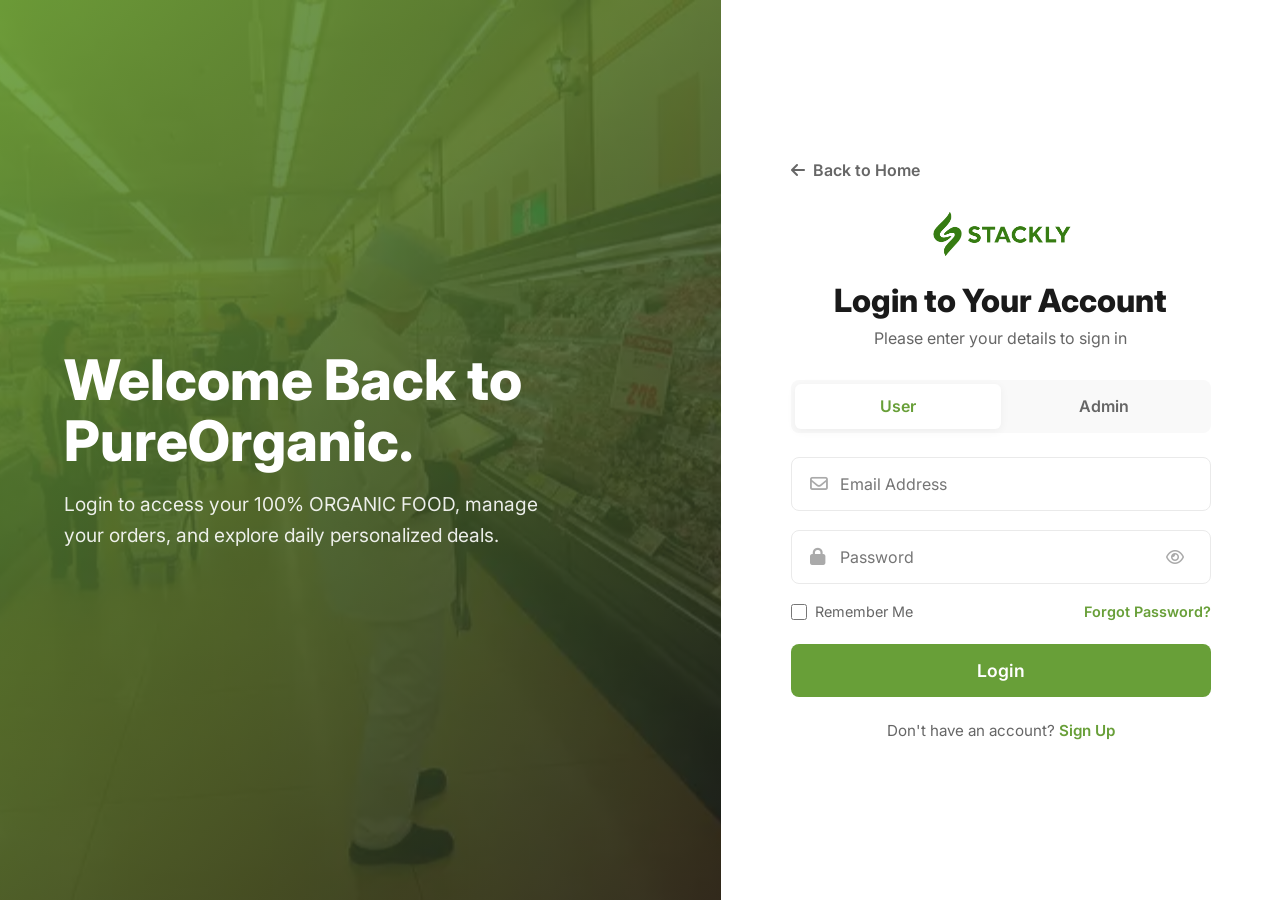
<file: login.html>
﻿<!DOCTYPE html>
<html lang="en">
<head>
  <meta charset="UTF-8">
  <meta name="viewport" content="width=device-width, initial-scale=1.0">
  <title>Login - PureOrganic</title>
  <link rel="stylesheet" href="auth.css">
  <link rel="stylesheet" href="https://cdnjs.cloudflare.com/ajax/libs/font-awesome/6.4.0/css/all.min.css">
</head>
<body>

  <div class="auth-container">
    
    <!-- Left Banner -->
    <div class="auth-banner">
      <div class="auth-banner-content">
        <h1>Welcome Back to PureOrganic.</h1>
        <p>Login to access your 100% ORGANIC FOOD, manage your orders, and explore daily personalized deals.</p>
      </div>
    </div>

    <!-- Right Form Area -->
    <div class="auth-form-wrapper">
      <div class="auth-form-container">
        <a href="index.html" class="back-btn"><i class="fa-solid fa-arrow-left"></i> Back to Home</a>
        <a href="index.html" class="auth-logo"><img src="Assest/images/logo_04.webp" alt="PureOrganic Logo"></a>
        <div class="auth-header">
          <h2>Login to Your Account</h2>
          <p>Please enter your details to sign in</p>
        </div>

        <form id="loginForm">
          <!-- Role Selector -->
          <div class="role-selector">
            <label class="role-label">
              <input type="radio" name="role" value="user" checked required>
              <span class="role-btn">User</span>
            </label>
            <label class="role-label">
              <input type="radio" name="role" value="admin" required>
              <span class="role-btn">Admin</span>
            </label>
          </div>

          <!-- Email -->
          <div class="input-group">
            <input type="email" placeholder="Email Address" required>
            <i class="fa-regular fa-envelope input-icon"></i>
          </div>

          <!-- Password -->
          <div class="input-group">
            <input type="password" id="password" placeholder="Password" required>
            <i class="fa-solid fa-lock input-icon"></i>
            <i class="fa-regular fa-eye eye-toggle" onclick="togglePassword('password', this)"></i>
          </div>

          <!-- Extras -->
          <div class="auth-extras">
            <label class="checkbox-group">
              <input type="checkbox">
              <span>Remember Me</span>
            </label>
            <a href="#" class="forgot-link">Forgot Password?</a>
          </div>

          <!-- Submit -->
          <button type="submit" class="btn-submit">Login</button>

          <!-- Footer -->
          <div class="auth-footer">
            Don't have an account? <a href="signup.html">Sign Up</a>
          </div>
        </form>
      </div>
    </div>

  </div>

  <script>
    function togglePassword(inputId, icon) {
      const input = document.getElementById(inputId);
      if (input.type === 'password') {
        input.type = 'text';
        icon.classList.remove('fa-eye');
        icon.classList.add('fa-eye-slash');
      } else {
        input.type = 'password';
        icon.classList.remove('fa-eye-slash');
        icon.classList.add('fa-eye');
      }
    }

    document.getElementById('loginForm').addEventListener('submit', function(e) {
      e.preventDefault();
      const role = document.querySelector('input[name="role"]:checked').value;
      const email = document.querySelector('input[type="email"]').value;
      
      // Save to localStorage
      localStorage.setItem('PureOrganic_role', role);
      localStorage.setItem('PureOrganic_email', email);
      
      if (role === 'admin') {
        window.location.href = 'admin_dashboard.html';
      } else {
        window.location.href = 'user_dashboard.html';
      }
    });
  </script>
</body>
</html>
</file>
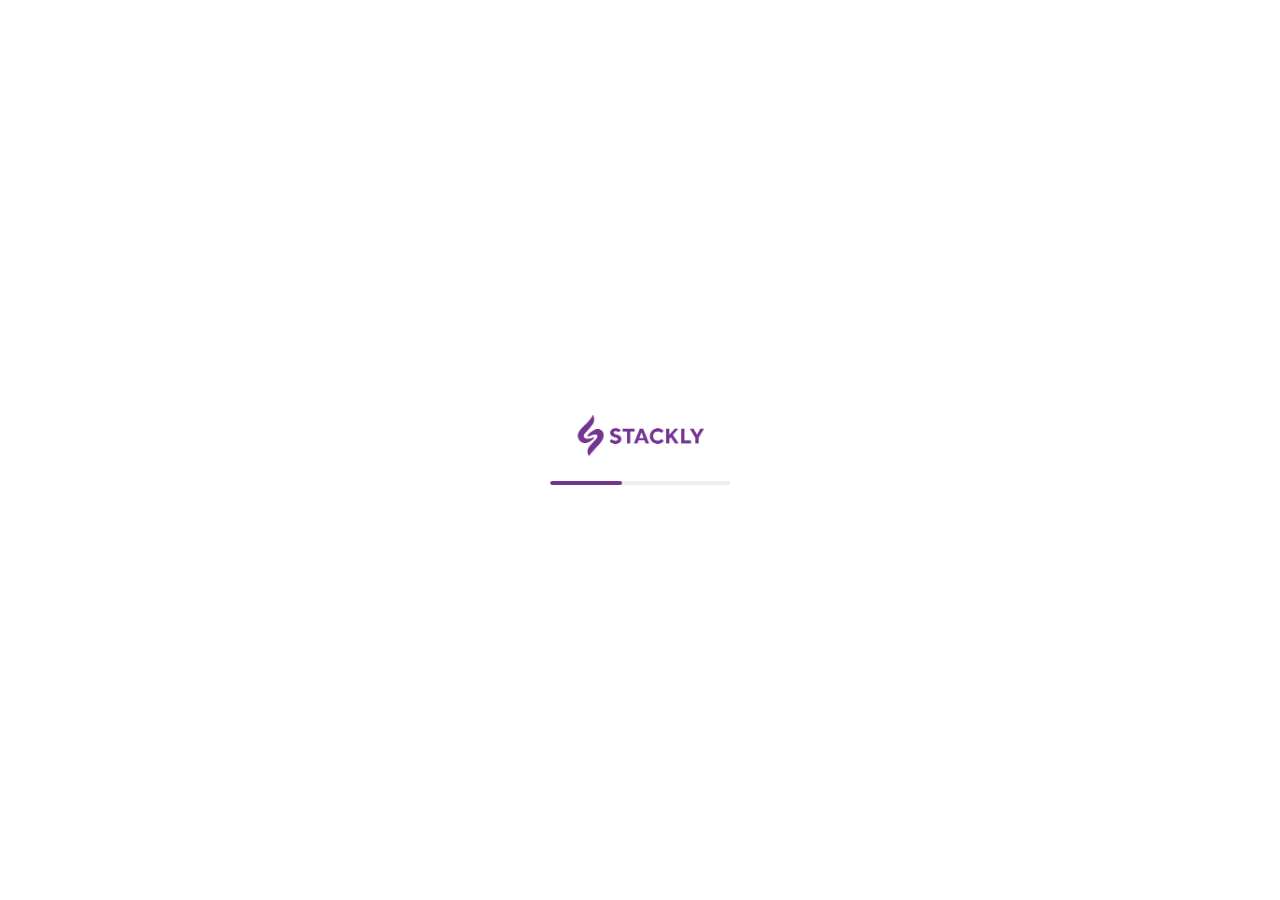
<file: Login.html>
<!DOCTYPE html>
<html lang="en">
<head>
  <meta charset="UTF-8">
  <meta name="viewport" content="width=device-width, initial-scale=1.0">
  <title>Login  Stackly Organic Food</title>
  
  <!-- Font Awesome Icons CDN -->
  <link rel="stylesheet" href="https://cdnjs.cloudflare.com/ajax/libs/font-awesome/6.5.1/css/all.min.css">
  
  <!-- Stylesheets -->
  <link rel="stylesheet" href="css/style.css?v=38">
  <link rel="stylesheet" href="css/Login.css?v=38">
</head>
<body class="auth-page-body">
  <!-- Global Preloader -->
  <div id="global-preloader">
    <img src="assets/logo_09.webp" alt="Stackly Loading" class="preloader-logo">
    <div class="preloader-track">
      <div class="preloader-bar"></div>
    </div>
  </div>

  <!-- Floating Leaf Accents -->
  <i class="fa-solid fa-leaf floating-leaf" style="top: 10%; left: 8%; font-size: 2.2rem;"></i>
  <i class="fa-solid fa-seedling floating-leaf" style="bottom: 12%; left: 10%; font-size: 1.8rem; animation-delay: 2s;"></i>
  <i class="fa-solid fa-leaf floating-leaf" style="top: 15%; right: 10%; font-size: 2.5rem; animation-delay: 4s;"></i>
  <i class="fa-solid fa-seedling floating-leaf" style="bottom: 18%; right: 12%; font-size: 2rem; animation-delay: 1.5s;"></i>

  <!-- Back to Home Link -->
  <a href="index.html" class="back-to-home-link">
    <i class="fa-solid fa-arrow-left"></i>
    <span>Back to Home</span>
  </a>

  <!-- Auth Card -->
  <div class="auth-card">
    <div class="auth-header">
      <div class="auth-logo">
        <a href="index.html">
          <img src="assets/logo_09.webp" alt="Stackly">
        </a>
      </div>
      <h2 class="auth-title font-serif">Welcome Back</h2>
      <p class="auth-subtitle">Login to manage your farm-fresh deliveries &amp; orders</p>
    </div>

    <!-- Role Switcher -->
    <div class="role-toggle-group">
      <button type="button" class="role-tab-btn active" data-role="customer">
        <i class="fa-solid fa-user"></i> Customer
      </button>
      <button type="button" class="role-tab-btn" data-role="admin">
        <i class="fa-solid fa-shield-halved"></i> Store Admin
      </button>
    </div>

    <!-- Login Form -->
    <form id="loginForm" novalidate>
      
      <!-- Email / User ID -->
      <div class="auth-input-group">
        <i class="fa-solid fa-envelope"></i>
        <input type="text" class="auth-input" id="loginEmail" placeholder="Email Address or User ID" required>
        <div class="auth-error-text" id="errLoginEmail" style="display: none;">Please enter a valid email address or user ID.</div>
      </div>

      <!-- Password -->
      <div class="auth-input-group password-group">
        <i class="fa-solid fa-lock input-left-icon"></i>
        <input type="password" class="auth-input" id="loginPassword" placeholder="Password" required>
        <button type="button" class="password-toggle-btn" aria-label="Toggle password visibility">
          <i class="fa-regular fa-eye"></i>
        </button>
        <div class="auth-error-text" id="errLoginPass" style="display: none;">Password must be at least 4 characters.</div>
      </div>

      <!-- Extra Controls -->
      <div class="auth-extra-row">
        <label class="auth-remember">
          <input type="checkbox" checked>
          <span>Remember me</span>
        </label>
        <a href="404.html" class="auth-forgot-link">Forgot Password?</a>
      </div>

      <!-- Submit -->
      <button type="submit" class="btn btn-primary auth-submit-btn">
        <i class="fa-solid fa-right-to-bracket"></i> Login to Account
      </button>

    </form>

    <!-- Footer Links -->
    <div class="auth-footer">
      Don't have an account? <a href="Signup.html">Create New Account</a>
    </div>
  </div>

  <!-- Toast Notification Container -->
  <div id="toastContainer" class="toast-container"></div>

  <!-- Central JavaScript -->
  <script src="js/main.js?v=38"></script>
</body>
</html>
</file>
<file: css/style.css>
/* ==========================================================================
   Stackly - Core CSS & Design System
   Brand: Stackly | Tagline: Fresh From Nature. Good For You.
   Color Palette:
     - Primary: #74358E (Deep Organic Green)
     - Secondary: #FFFFFF (Pure White)
     - Accent: #8642A3 (Natural Harvest Gold)
   Typography:
     - Sans-serif: 'Plus Jakarta Sans', sans-serif
     - Serif Display: 'DM Serif Display', serif
   ========================================================================== */

@import url('https://fonts.googleapis.com/css2?family=DM+Serif+Display:ital@0;1&family=Plus+Jakarta+Sans:ital,wght@0,300;0,400;0,500;0,600;0,700;0,800;1,400;1,600&display=swap');

:root {
  /* Strict 3-Color Master Palette */
  --primary: #74358E;
  --secondary: #FFFFFF;
  --accent: #8642A3;

  /* Derived Tints, Opacities, and Shades */
  --primary-dark: #522168;
  --primary-deep: #39144C;
  --primary-light: rgba(116, 53, 142, 0.08);
  --primary-10: rgba(116, 53, 142, 0.10);
  --primary-20: rgba(116, 53, 142, 0.20);
  --primary-40: rgba(116, 53, 142, 0.40);
  --primary-80: rgba(116, 53, 142, 0.80);

  --accent-dark: #662D82;
  --accent-light: rgba(134, 66, 163, 0.12);
  --accent-20: rgba(134, 66, 163, 0.20);
  --accent-40: rgba(134, 66, 163, 0.40);

  --bg-page: #FAF5FF;
  --bg-surface: #ffffff;
  --bg-surface-subtle: #F3E8FF;
  --text-main: #261330;
  --text-muted: rgba(116, 53, 142, 0.72);
  --text-subtle: rgba(116, 53, 142, 0.50);
  --border-light: rgba(116, 53, 142, 0.12);
  --border-focus: #74358E;
  --border-accent: rgba(134, 66, 163, 0.40);

  /* Elevation Shadows */
  --shadow-sm: 0 2px 8px rgba(116, 53, 142, 0.06);
  --shadow-md: 0 8px 24px rgba(116, 53, 142, 0.09);
  --shadow-lg: 0 16px 40px rgba(116, 53, 142, 0.12);
  --shadow-gold: 0 8px 24px rgba(134, 66, 163, 0.25);
  --shadow-green: 0 8px 24px rgba(116, 53, 142, 0.25);

  /* Layout & Sizing */
  --container-max: 1280px;
  --header-height: 84px;
  --radius-sm: 8px;
  --radius-md: 14px;
  --radius-lg: 22px;
  --radius-xl: 32px;
  --radius-full: 9999px;

  /* Transitions */
  --transition-fast: 0.2s cubic-bezier(0.4, 0, 0.2, 1);
  --transition-normal: 0.35s cubic-bezier(0.4, 0, 0.2, 1);
  --transition-smooth: 0.5s cubic-bezier(0.16, 1, 0.3, 1);
}

@media (min-width: 1920px) {
  :root {
    --container-max: 1540px;
    --header-height: 92px;
  }
}

@media (max-width: 991px) {
  :root {
    --header-height: 74px;
  }
}

@media (max-width: 480px) {
  :root {
    --header-height: 66px;
  }
}

/* ==========================================================================
   CSS Reset & Base Rules
   ========================================================================== */
*, *::before, *::after {
  box-sizing: border-box;
  margin: 0;
  padding: 0;
  min-width: 0;
}

html {
  font-size: 16px;
  scroll-behavior: smooth;
  -webkit-text-size-adjust: 100%;
  text-size-adjust: 100%;
  overflow-x: clip;
  width: 100%;
  max-width: 100%;
}

body {
  font-family: 'Plus Jakarta Sans', -apple-system, BlinkMacSystemFont, 'Segoe UI', Roboto, sans-serif;
  color: var(--text-main);
  background-color: var(--bg-page);
  line-height: 1.65;
  overflow-x: clip;
  position: relative;
  width: 100%;
  max-width: 100%;
  -webkit-font-smoothing: antialiased;
  -moz-osx-font-smoothing: grayscale;
}

img, svg, picture, video {
  max-width: 100%;
  height: auto;
  display: block;
}

a {
  color: inherit;
  text-decoration: none;
  transition: color var(--transition-fast);
  -webkit-tap-highlight-color: transparent;
}

button, input, select, textarea {
  font-family: inherit;
  font-size: inherit;
  color: inherit;
  border: none;
  outline: none;
  background: none;
  max-width: 100%;
}

button {
  cursor: pointer;
  -webkit-tap-highlight-color: transparent;
}

ul, ol {
  list-style: none;
}

/* Headings Typography */
h1, h2, h3, h4, h5, h6 {
  color: var(--primary);
  font-weight: 700;
  line-height: 1.25;
  letter-spacing: -0.02em;
  word-break: break-word;
}

.font-serif {
  font-family: 'DM Serif Display', Georgia, serif;
  font-weight: 400;
  letter-spacing: -0.01em;
}

.text-gold {
  color: var(--accent) !important;
}

.text-white {
  color: var(--secondary) !important;
}

.text-green {
  color: var(--primary) !important;
}

.text-muted {
  color: var(--text-muted);
}

/* Global Container */
.container {
  width: 100%;
  max-width: var(--container-max);
  margin-left: auto;
  margin-right: auto;
  padding-left: 24px;
  padding-right: 24px;
}

@media (max-width: 480px) {
  .container {
    padding-left: 16px;
    padding-right: 16px;
  }
}

.section-padding {
  padding: 90px 0;
}

@media (max-width: 991px) {
  .section-padding {
    padding: 70px 0;
  }
}

@media (max-width: 600px) {
  .section-padding {
    padding: 50px 0;
  }
}

/* Custom Scrollbar */
::-webkit-scrollbar {
  width: 10px;
}

::-webkit-scrollbar-track {
  background: var(--bg-surface-subtle);
}

::-webkit-scrollbar-thumb {
  background: var(--primary);
  border-radius: var(--radius-full);
  border: 2px solid var(--bg-surface-subtle);
}

::-webkit-scrollbar-thumb:hover {
  background: var(--accent);
}

/* Custom Selection */
::selection {
  background: var(--primary);
  color: var(--secondary);
}

/* ==========================================================================
   Common Section Headers
   ========================================================================== */
.section-header {
  text-align: center;
  max-width: 680px;
  margin: 0 auto 50px auto;
}

.section-tag {
  display: inline-flex;
  align-items: center;
  gap: 8px;
  padding: 7px 18px;
  background: var(--secondary);
  color: var(--primary) !important;
  border: 1.5px solid var(--border-accent);
  border-radius: var(--radius-full);
  font-size: 0.85rem;
  font-weight: 800;
  text-transform: uppercase;
  letter-spacing: 0.08em;
  margin-bottom: 14px;
  box-shadow: 0 2px 10px rgba(116, 53, 142, 0.1);
}

.section-tag i {
  color: var(--accent) !important;
}

.section-title {
  font-size: clamp(2rem, 3.5vw, 2.75rem);
  margin-bottom: 16px;
}

.section-desc {
  font-size: 1.05rem;
  color: var(--text-muted);
  line-height: 1.7;
}

/* ==========================================================================
   Big Size Page Hero Banner with Clear WebP Background Images
   ========================================================================== */
.page-hero {
  position: relative;
  background-size: cover;
  background-position: center;
  background-repeat: no-repeat;
  padding: 130px 0 115px 0;
  min-height: 440px;
  display: flex;
  align-items: center;
  justify-content: center;
  text-align: center;
  border-bottom: 1.5px solid var(--border-light);
  overflow: hidden;
  color: var(--secondary);
}

/* Page Specific WebP Backgrounds */
.page-hero.hero-shop {
  background-image: url('../assets/hero-shop.webp?v=2');
}

.page-hero.hero-categories {
  background-image: url('../assets/pantry.webp');
}

.page-hero.hero-products {
  background-image: url('../assets/hero-products.webp?v=2');
}

.page-hero.hero-about {
  background-image: url('../assets/farm.webp');
}

.page-hero.hero-contact {
  background-image: url('../assets/sustainability.webp');
}

/* Cinematic Clear Dark Organic Gradient Overlay (No Blur, 100% Crisp Images) */
.page-hero::before {
  content: '';
  position: absolute;
  top: 0;
  left: 0;
  width: 100%;
  height: 100%;
  background: linear-gradient(180deg, rgba(16, 42, 27, 0.58) 0%, rgba(12, 32, 20, 0.76) 100%);
  z-index: 1;
  pointer-events: none;
}

.page-hero .container {
  position: relative;
  z-index: 2;
  max-width: 920px;
}

.page-hero .section-tag {
  margin-bottom: 22px;
  background: var(--secondary) !important;
  color: var(--primary) !important;
  border: 1.5px solid var(--accent) !important;
  font-weight: 800 !important;
  box-shadow: 0 4px 18px rgba(0, 0, 0, 0.3) !important;
}

.page-hero .section-tag i {
  color: var(--accent) !important;
}

.page-hero-title {
  font-size: clamp(2.8rem, 5.5vw, 4.4rem);
  line-height: 1.15;
  color: var(--secondary) !important;
  margin-bottom: 20px;
  letter-spacing: -0.02em;
  text-shadow: 0 3px 16px rgba(0, 0, 0, 0.45);
}

.page-hero-subtitle {
  font-size: clamp(1.15rem, 2vw, 1.35rem);
  color: rgba(255, 255, 255, 0.95) !important;
  font-weight: 500;
  max-width: 760px;
  margin: 0 auto;
  line-height: 1.8;
  text-shadow: 0 2px 10px rgba(0, 0, 0, 0.45);
}

@media (max-width: 768px) {
  .page-hero {
    padding: 90px 0 75px 0;
    min-height: auto;
  }
}

.breadcrumb {
  display: inline-flex;
  align-items: center;
  gap: 8px;
  font-size: 0.9rem;
  font-weight: 600;
  color: var(--text-subtle);
}

.breadcrumb a {
  color: var(--primary);
}

.breadcrumb a:hover {
  color: var(--accent);
}

.breadcrumb i {
  font-size: 0.75rem;
  color: var(--accent);
}

/* ==========================================================================
   Buttons & Interactive Elements
   ========================================================================== */
.btn {
  display: inline-flex;
  align-items: center;
  justify-content: center;
  gap: 10px;
  padding: 13px 28px;
  font-weight: 700;
  font-size: 0.95rem;
  border-radius: var(--radius-full);
  transition: all var(--transition-fast);
  position: relative;
  overflow: hidden;
  cursor: pointer;
  white-space: nowrap;
  letter-spacing: 0.02em;
  text-decoration: none;
  opacity: 1;
  visibility: visible;
}

.btn::before {
  content: '';
  position: absolute;
  top: 0;
  left: -100%;
  width: 60%;
  height: 100%;
  background: linear-gradient(90deg, transparent, rgba(255, 255, 255, 0.25), transparent);
  transform: skewX(-20deg);
  transition: 0.6s ease;
}

.btn:hover::before {
  left: 140%;
}

.btn,
.btn-primary,
.btn-accent,
.btn-outline,
.product-add-btn,
button,
a.btn {
  transform: none;
  -webkit-transform: none;
}

.btn:active {
  transform: scale(0.97);
}

.btn i {
  transition: transform var(--transition-fast);
}

.btn:hover i {
  transform: translateX(4px);
}

.btn-primary {
  background-color: var(--primary);
  color: var(--secondary) !important;
  border: 1.5px solid var(--primary);
  box-shadow: 0 4px 14px rgba(116, 53, 142, 0.22);
}

.btn-primary:hover {
  background-color: var(--primary-dark);
  border-color: var(--primary-dark);
  transform: translateY(-2px);
  box-shadow: var(--shadow-green);
}

.btn-accent {
  background-color: var(--accent);
  color: var(--secondary) !important;
  border: 1.5px solid var(--accent);
  box-shadow: 0 4px 16px rgba(134, 66, 163, 0.35);
}

.btn-accent:hover {
  background-color: var(--accent-dark);
  border-color: var(--accent-dark);
  transform: translateY(-2px);
  box-shadow: 0 8px 24px rgba(134, 66, 163, 0.45);
}

.btn-outline {
  background-color: transparent;
  color: var(--primary) !important;
  border: 2px solid var(--primary);
}

.btn-outline:hover {
  background-color: var(--primary);
  color: var(--secondary) !important;
  transform: translateY(-2px);
  box-shadow: var(--shadow-green);
}

.btn-outline-white {
  background-color: transparent;
  color: var(--secondary) !important;
  border: 2px solid var(--secondary);
}

.btn-outline-white:hover {
  background-color: var(--secondary);
  color: var(--primary) !important;
  border-color: var(--secondary);
  transform: translateY(-2px);
  box-shadow: 0 6px 20px rgba(0, 0, 0, 0.15);
}

.btn-sm {
  padding: 8px 20px;
  font-size: 0.85rem;
}

.btn-lg {
  padding: 16px 36px;
  font-size: 1.05rem;
}

.btn-icon-only {
  width: 44px;
  height: 44px;
  padding: 0;
  border-radius: 50%;
  display: inline-flex;
  align-items: center;
  justify-content: center;
}

/* Badges */
.badge-organic {
  display: inline-flex;
  align-items: center;
  gap: 6px;
  background: var(--primary);
  color: var(--secondary);
  padding: 5px 12px;
  border-radius: var(--radius-full);
  font-size: 0.75rem;
  font-weight: 700;
  letter-spacing: 0.05em;
  text-transform: uppercase;
  box-shadow: 0 2px 8px rgba(116, 53, 142, 0.15);
}

.badge-organic i {
  color: var(--accent);
}

.badge-gold {
  background: var(--accent);
  color: var(--secondary);
  box-shadow: 0 2px 8px rgba(134, 66, 163, 0.25);
}

/* ==========================================================================
   Common Sticky Glassmorphic Navbar
   ========================================================================== */
.site-header {
  position: -webkit-sticky;
  position: sticky;
  top: 0;
  left: 0;
  width: 100%;
  z-index: 1000;
  background: rgba(255, 255, 255, 0.95);
  backdrop-filter: blur(12px);
  -webkit-backdrop-filter: blur(12px);
  border-bottom: 1px solid var(--border-light);
  transition: all var(--transition-normal);
}

.site-header.scrolled {
  background: rgba(255, 255, 255, 0.98);
  box-shadow: 0 8px 20px rgba(116, 53, 142, 0.08);
  border-bottom-color: transparent;
}

.navbar {
  display: flex;
  align-items: center;
  justify-content: space-between;
  height: var(--header-height);
}

/* Logo */
.brand-logo {
  display: inline-flex;
  align-items: center;
  text-decoration: none;
  flex-shrink: 0;
}

.brand-logo img {
  height: 56px;
  max-height: 64px;
  width: auto;
  max-width: 230px;
  object-fit: contain;
  background: transparent !important;
  border: none !important;
  padding: 0 !important;
  box-shadow: none !important;
  border-radius: 0 !important;
  display: block;
  mix-blend-mode: multiply;
  transition: transform var(--transition-fast), opacity var(--transition-fast);
}

@media (max-width: 991px) {
  .brand-logo img {
    height: 52px;
    max-height: 58px;
    max-width: 210px;
  }
}

@media (max-width: 480px) {
  .brand-logo img {
    height: 48px;
    max-height: 52px;
    max-width: 175px;
  }
}

.brand-logo:hover img {
  transform: translateY(-1px);
  opacity: 0.9;
}

/* Center Nav Links */
.nav-menu {
  display: flex;
  align-items: center;
  gap: 32px;
}

.nav-link {
  font-weight: 600;
  font-size: 0.95rem;
  color: var(--primary);
  position: relative;
  padding: 6px 0;
  transition: color var(--transition-fast);
}

.nav-link::after {
  content: '';
  position: absolute;
  bottom: 0;
  left: 0;
  width: 0;
  height: 2.5px;
  background: var(--accent);
  border-radius: var(--radius-full);
  transition: width var(--transition-normal);
}

.nav-link:hover,
.nav-link.active {
  color: var(--accent);
}

.nav-link:hover::after,
.nav-link.active::after {
  width: 100%;
}

/* Right Nav Actions */
.nav-actions {
  display: flex;
  align-items: center;
  gap: 12px;
  flex-shrink: 0;
}

@media (max-width: 480px) {
  .nav-actions {
    gap: 6px;
  }
}

.action-btn {
  width: 42px;
  height: 42px;
  min-width: 42px;
  min-height: 42px;
  display: inline-flex;
  align-items: center;
  justify-content: center;
  border-radius: 50%;
  color: var(--primary);
  background: var(--primary-light);
  border: 1px solid var(--border-light);
  transition: all var(--transition-fast);
  position: relative;
  -webkit-tap-highlight-color: transparent;
}

@media (max-width: 480px) {
  .action-btn {
    width: 38px;
    height: 38px;
    min-width: 38px;
    min-height: 38px;
    font-size: 0.95rem;
  }
}

.action-btn:hover {
  background: var(--primary);
  color: var(--secondary);
  transform: translateY(-2px);
  border-color: var(--primary);
}

.action-badge {
  position: absolute;
  top: -4px;
  right: -4px;
  background: var(--accent);
  color: var(--secondary);
  font-size: 0.7rem;
  font-weight: 700;
  min-width: 20px;
  height: 20px;
  padding: 0 5px;
  border-radius: var(--radius-full);
  display: flex;
  align-items: center;
  justify-content: center;
  border: 2px solid var(--secondary);
}

.hamburger-btn {
  display: none;
  width: 44px;
  height: 44px;
  min-width: 44px;
  min-height: 44px;
  border-radius: var(--radius-md);
  background: var(--primary-light);
  color: var(--primary);
  border: 1px solid var(--border-light);
  font-size: 1.2rem;
  align-items: center;
  justify-content: center;
  cursor: pointer;
  -webkit-tap-highlight-color: transparent;
}

@media (max-width: 480px) {
  .hamburger-btn {
    width: 38px;
    height: 38px;
    min-width: 38px;
    min-height: 38px;
    font-size: 1.05rem;
  }
}

/* Mobile Navigation Drawer */
.mobile-nav-drawer {
  position: fixed;
  top: 0;
  right: -100%;
  width: 100vw;
  width: 100%;
  max-width: 100vw;
  height: 100vh;
  height: 100dvh;
  background: var(--secondary);
  box-shadow: none;
  z-index: 1100;
  display: flex;
  flex-direction: column;
  padding: 24px 22px;
  transition: right var(--transition-smooth);
  overflow-y: auto;
  -webkit-overflow-scrolling: touch;
}

.mobile-nav-drawer.open {
  right: 0;
}

.mobile-drawer-header {
  display: flex;
  align-items: center;
  justify-content: space-between;
  padding-bottom: 18px;
  border-bottom: 1px solid var(--border-light);
  margin-bottom: 20px;
}

.mobile-close-btn {
  width: 40px;
  height: 40px;
  min-width: 40px;
  min-height: 40px;
  border-radius: 50%;
  background: var(--primary-light);
  color: var(--primary);
  display: flex;
  align-items: center;
  justify-content: center;
  font-size: 1.1rem;
  transition: all var(--transition-fast);
  cursor: pointer;
}

.mobile-close-btn:hover {
  background: var(--primary);
  color: var(--secondary);
}

.mobile-nav-list {
  display: flex;
  flex-direction: column;
  gap: 10px;
  margin-bottom: 24px;
}

.mobile-nav-link {
  display: flex;
  align-items: center;
  justify-content: space-between;
  padding: 14px 18px;
  min-height: 50px;
  border-radius: var(--radius-md);
  color: var(--primary);
  font-weight: 600;
  font-size: 1.08rem;
  background: transparent;
  transition: all var(--transition-fast);
}

.mobile-nav-link:hover,
.mobile-nav-link.active {
  background: var(--primary-light);
  color: var(--accent-dark);
  padding-left: 22px;
}

.mobile-drawer-footer {
  margin-top: auto;
  display: flex;
  flex-direction: column;
  gap: 12px;
  padding-top: 20px;
  border-top: 1px solid var(--border-light);
}

.mobile-drawer-footer .btn {
  width: 100%;
  justify-content: center;
  padding: 13px 20px;
  min-height: 48px;
  font-size: 0.95rem;
  font-weight: 700;
  display: inline-flex !important;
}

.drawer-overlay {
  position: fixed;
  inset: 0;
  background: rgba(15, 41, 25, 0.6);
  backdrop-filter: blur(4px);
  -webkit-backdrop-filter: blur(4px);
  z-index: 1050;
  opacity: 0;
  visibility: hidden;
  transition: opacity var(--transition-normal);
}

.drawer-overlay.active {
  opacity: 1;
  visibility: visible;
}

@media (max-width: 991px) {
  .site-header {
    position: -webkit-sticky !important;
    position: sticky !important;
    top: 0 !important;
    left: 0 !important;
    width: 100% !important;
    z-index: 1000 !important;
  }
  .nav-menu {
    display: none !important;
  }
  .hamburger-btn {
    display: inline-flex !important;
  }
  .nav-actions .btn,
  .nav-actions .nav-login-btn {
    display: none !important;
  }
}

/* ==========================================================================
   Shopping Cart Sidebar Drawer
   ========================================================================== */
.cart-drawer {
  position: fixed;
  top: 0;
  right: -100%;
  width: 100%;
  max-width: min(420px, 100vw);
  height: 100vh;
  background: var(--secondary);
  box-shadow: -10px 0 40px rgba(116, 53, 142, 0.2);
  z-index: 1200;
  display: flex;
  flex-direction: column;
  transition: right var(--transition-smooth);
}

.cart-drawer.open {
  right: 0;
}

.cart-header {
  padding: 22px 24px;
  display: flex;
  align-items: center;
  justify-content: space-between;
  border-bottom: 1px solid var(--border-light);
  background: var(--bg-surface-subtle);
}

@media (max-width: 480px) {
  .cart-header {
    padding: 16px 18px;
  }
}

.cart-header h3 {
  font-size: 1.25rem;
  display: flex;
  align-items: center;
  gap: 10px;
}

.cart-header h3 i {
  color: var(--accent);
}

.cart-items {
  flex: 1;
  padding: 20px 24px;
  overflow-y: auto;
  -webkit-overflow-scrolling: touch;
  display: flex;
  flex-direction: column;
  gap: 16px;
}

@media (max-width: 480px) {
  .cart-items {
    padding: 14px 16px;
    gap: 12px;
  }
}

.cart-item {
  display: flex;
  align-items: center;
  gap: 14px;
  padding: 12px;
  border-radius: var(--radius-md);
  border: 1px solid var(--border-light);
  background: var(--secondary);
  transition: transform var(--transition-fast);
}

.cart-item img {
  width: 60px;
  height: 60px;
  border-radius: var(--radius-sm);
  object-fit: cover;
  flex-shrink: 0;
}

.cart-item-info {
  flex: 1;
  min-width: 0;
}

.cart-item-title {
  font-weight: 600;
  font-size: 0.92rem;
  color: var(--primary);
  margin-bottom: 4px;
  white-space: nowrap;
  overflow: hidden;
  text-overflow: ellipsis;
}

.cart-item-price {
  font-weight: 700;
  color: var(--accent);
  font-size: 0.9rem;
}

.cart-item-qty {
  display: flex;
  align-items: center;
  gap: 8px;
  margin-top: 6px;
}

.qty-btn {
  width: 26px;
  height: 26px;
  min-width: 26px;
  min-height: 26px;
  border-radius: 50%;
  background: var(--primary-light);
  color: var(--primary);
  display: inline-flex;
  align-items: center;
  justify-content: center;
  font-size: 0.8rem;
  cursor: pointer;
}

.qty-btn:hover {
  background: var(--primary);
  color: var(--secondary);
}

.cart-item-remove {
  color: rgba(116, 53, 142, 0.4);
  font-size: 0.9rem;
  transition: color var(--transition-fast);
  padding: 6px;
  cursor: pointer;
}

.cart-item-remove:hover {
  color: #c93b3b;
}

.cart-empty {
  text-align: center;
  padding: 60px 20px;
  color: var(--text-muted);
}

.cart-empty i {
  font-size: 3.5rem;
  color: var(--accent);
  margin-bottom: 16px;
}

.cart-footer {
  padding: 22px 24px;
  border-top: 1px solid var(--border-light);
  background: var(--bg-surface-subtle);
}

@media (max-width: 480px) {
  .cart-footer {
    padding: 16px 18px;
  }
}

.cart-subtotal {
  display: flex;
  justify-content: space-between;
  align-items: center;
  margin-bottom: 16px;
  font-size: 1.1rem;
  font-weight: 700;
  color: var(--primary);
}

.cart-subtotal-val {
  color: var(--accent);
  font-size: 1.25rem;
}

/* ==========================================================================
   Global Search Modal Overlay
   ========================================================================== */
.search-modal {
  position: fixed;
  inset: 0;
  background: rgba(15, 41, 25, 0.85);
  backdrop-filter: blur(8px);
  -webkit-backdrop-filter: blur(8px);
  z-index: 1300;
  display: flex;
  align-items: flex-start;
  justify-content: center;
  padding: clamp(60px, 12vh, 100px) 16px 40px;
  opacity: 0;
  visibility: hidden;
  transition: all var(--transition-normal);
}

.search-modal.open {
  opacity: 1;
  visibility: visible;
}

.search-modal-content {
  width: 100%;
  max-width: 680px;
  background: var(--secondary);
  border-radius: var(--radius-xl);
  box-shadow: var(--shadow-lg);
  border: 1px solid var(--border-accent);
  overflow: hidden;
  transform: translateY(-20px);
  transition: transform var(--transition-normal);
}

.search-modal.open .search-modal-content {
  transform: translateY(0);
}

.search-modal-header {
  display: flex;
  align-items: center;
  padding: 18px 20px;
  border-bottom: 1px solid var(--border-light);
  gap: 12px;
}

.search-modal-header i {
  font-size: 1.2rem;
  color: var(--accent);
  flex-shrink: 0;
}

.search-input {
  flex: 1;
  font-size: 1.05rem;
  color: var(--primary);
  font-weight: 500;
  min-height: 40px;
}

.search-input::placeholder {
  color: var(--text-subtle);
}

.search-modal-results {
  max-height: 380px;
  overflow-y: auto;
  -webkit-overflow-scrolling: touch;
  padding: 14px 18px;
  display: flex;
  flex-direction: column;
  gap: 10px;
}

.search-result-item {
  display: flex;
  align-items: center;
  gap: 12px;
  padding: 10px 14px;
  border-radius: var(--radius-md);
  background: var(--bg-surface-subtle);
  transition: all var(--transition-fast);
}

.search-result-item:hover {
  background: var(--primary-light);
  transform: translateX(4px);
}

.search-result-item img {
  width: 44px;
  height: 44px;
  border-radius: var(--radius-sm);
  object-fit: cover;
  flex-shrink: 0;
}

.search-result-title {
  font-weight: 600;
  color: var(--primary);
  font-size: 0.95rem;
}

.search-result-cat {
  font-size: 0.78rem;
  color: var(--accent);
}

/* ==========================================================================
   Quick View Product Modal
   ========================================================================== */
.quickview-modal {
  position: fixed;
  inset: 0;
  background: rgba(15, 41, 25, 0.8);
  backdrop-filter: blur(8px);
  -webkit-backdrop-filter: blur(8px);
  z-index: 1400;
  display: flex;
  align-items: center;
  justify-content: center;
  padding: 16px;
  opacity: 0;
  visibility: hidden;
  transition: all var(--transition-normal);
}

.quickview-modal.open {
  opacity: 1;
  visibility: visible;
}

.quickview-dialog {
  background: var(--secondary);
  width: 100%;
  max-width: 820px;
  max-height: 90vh;
  overflow-y: auto;
  -webkit-overflow-scrolling: touch;
  border-radius: var(--radius-xl);
  box-shadow: var(--shadow-lg);
  border: 1px solid var(--border-light);
  position: relative;
  transform: scale(0.95);
  transition: transform var(--transition-normal);
}

.quickview-modal.open .quickview-dialog {
  transform: scale(1);
}

.quickview-close {
  position: absolute;
  top: 14px;
  right: 14px;
  width: 38px;
  height: 38px;
  min-width: 38px;
  min-height: 38px;
  border-radius: 50%;
  background: var(--primary-light);
  color: var(--primary);
  display: flex;
  align-items: center;
  justify-content: center;
  font-size: 1.1rem;
  z-index: 10;
  transition: all var(--transition-fast);
  cursor: pointer;
}

.quickview-close:hover {
  background: var(--primary);
  color: var(--secondary);
}

.quickview-grid {
  display: grid;
  grid-template-columns: 1fr 1.2fr;
}

@media (max-width: 768px) {
  .quickview-grid {
    grid-template-columns: 1fr;
  }
}

.quickview-media {
  background: var(--bg-surface-subtle);
  display: flex;
  align-items: center;
  justify-content: center;
  padding: 24px;
}

.quickview-media img {
  max-height: 260px;
  width: 100%;
  object-fit: contain;
  border-radius: var(--radius-md);
}

.quickview-content {
  padding: clamp(20px, 4vw, 36px);
  display: flex;
  flex-direction: column;
  gap: 12px;
}

.quickview-category {
  font-size: 0.85rem;
  font-weight: 600;
  color: var(--accent);
  text-transform: uppercase;
  letter-spacing: 0.05em;
}

.quickview-title {
  font-size: 1.65rem;
}

.quickview-rating {
  display: flex;
  align-items: center;
  gap: 6px;
  color: var(--accent);
  font-size: 0.9rem;
}

.quickview-price {
  font-size: 1.45rem;
  font-weight: 800;
  color: var(--primary);
}

.quickview-desc {
  font-size: 0.95rem;
  color: var(--text-muted);
  line-height: 1.6;
}

.quickview-stock {
  display: inline-flex;
  align-items: center;
  gap: 6px;
  font-size: 0.85rem;
  font-weight: 600;
  color: var(--primary);
}

.quickview-stock i {
  color: var(--accent);
}

/* ==========================================================================
   Toast Notification System
   ========================================================================== */
.toast-container {
  display: none !important;
}

.toast {
  background: var(--primary);
  color: var(--secondary);
  padding: 14px 22px;
  border-radius: var(--radius-md);
  box-shadow: var(--shadow-lg);
  border: 1px solid var(--accent);
  display: flex;
  align-items: center;
  gap: 12px;
  font-weight: 600;
  font-size: 0.95rem;
  transform: translateX(120%);
  transition: transform var(--transition-normal);
  pointer-events: auto;
}

.toast.show {
  transform: translateX(0);
}

.toast i {
  color: var(--accent);
  font-size: 1.15rem;
}

/* ==========================================================================
   Product Card Component (Shared)
   ========================================================================== */
.product-card {
  background: var(--secondary);
  border-radius: var(--radius-lg);
  border: 1px solid var(--border-light);
  overflow: hidden;
  transition: all var(--transition-normal);
  display: flex;
  flex-direction: column;
  position: relative;
  box-shadow: var(--shadow-sm);
}

.product-card:hover {
  transform: translateY(-8px);
  border-color: var(--border-accent);
  box-shadow: var(--shadow-md);
}

.product-badge-wrap {
  position: absolute;
  top: 14px;
  left: 14px;
  z-index: 5;
}

.product-wishlist-btn {
  position: absolute;
  top: 14px;
  right: 14px;
  width: 36px;
  height: 36px;
  border-radius: 50%;
  background: rgba(255, 255, 255, 0.9);
  color: var(--primary);
  display: flex;
  align-items: center;
  justify-content: center;
  z-index: 5;
  transition: all var(--transition-fast);
  border: 1px solid var(--border-light);
}

.product-wishlist-btn:hover,
.product-wishlist-btn.active {
  background: var(--accent);
  color: var(--secondary);
  transform: scale(1.1);
}

.product-thumb {
  position: relative;
  background: var(--bg-surface-subtle);
  overflow: hidden;
  height: 220px;
  display: flex;
  align-items: center;
  justify-content: center;
}

.product-thumb img {
  width: 100%;
  height: 100%;
  object-fit: cover;
  transition: transform var(--transition-smooth);
}

.product-card:hover .product-thumb img {
  transform: scale(1.08);
}

.product-quickview-trigger {
  position: absolute;
  bottom: -40px;
  left: 50%;
  transform: translateX(-50%);
  background: rgba(116, 53, 142, 0.95);
  color: var(--secondary);
  padding: 6px 16px;
  border-radius: var(--radius-full);
  font-size: 0.8rem;
  font-weight: 600;
  display: flex;
  align-items: center;
  gap: 6px;
  transition: all var(--transition-normal);
  opacity: 0;
  border: 1px solid var(--accent);
}

.product-card:hover .product-quickview-trigger {
  bottom: 14px;
  opacity: 1;
}

.product-details {
  padding: 20px;
  display: flex;
  flex-direction: column;
  flex: 1;
}

.product-category {
  font-size: 0.8rem;
  font-weight: 600;
  color: var(--accent);
  text-transform: uppercase;
  letter-spacing: 0.05em;
  margin-bottom: 6px;
}

.product-title {
  font-size: 1.1rem;
  font-weight: 700;
  color: var(--primary);
  margin-bottom: 8px;
  line-height: 1.35;
}

.product-rating {
  display: flex;
  align-items: center;
  gap: 4px;
  color: var(--accent);
  font-size: 0.8rem;
  margin-bottom: 12px;
}

.product-rating span {
  color: var(--text-muted);
  font-size: 0.8rem;
  margin-left: 4px;
}

.product-footer {
  margin-top: auto;
  display: flex;
  align-items: center;
  justify-content: space-between;
  padding-top: 14px;
  border-top: 1px solid var(--border-light);
}

.product-price {
  font-size: 1.25rem;
  font-weight: 800;
  color: var(--primary);
}

.product-add-btn:not(.btn) {
  width: 40px;
  height: 40px;
  border-radius: 50%;
  background: var(--primary-light);
  color: var(--primary);
  display: inline-flex;
  align-items: center;
  justify-content: center;
  border: 1px solid var(--border-light);
  transition: all var(--transition-fast);
}

.product-add-btn:not(.btn):hover,
.product-add-btn:not(.btn):focus-visible {
  background: var(--primary);
  color: var(--secondary);
  transform: scale(1.08);
}

/* ==========================================================================
   Common Premium Footer
   ========================================================================== */
.site-footer {
  background: #000000;
  color: var(--secondary);
  padding: 80px 0 30px;
  position: relative;
  overflow: hidden;
}

.footer-top {
  display: grid;
  grid-template-columns: 1.5fr 1fr 1fr 1fr;
  gap: 40px;
  margin-bottom: 60px;
}

@media (max-width: 991px) {
  .footer-top {
    grid-template-columns: 1fr 1fr;
  }
}

@media (max-width: 600px) {
  .footer-top {
    grid-template-columns: 1fr;
    text-align: center;
  }
}

.footer-brand {
  display: flex;
  flex-direction: column;
  gap: 16px;
}

.footer-logo {
  display: inline-flex;
  align-items: center;
  text-decoration: none;
  margin-bottom: 8px;
}

.footer-logo img {
  height: 64px;
  max-height: 72px;
  width: auto;
  max-width: 250px;
  object-fit: contain;
  background: transparent !important;
  border: none !important;
  padding: 0 !important;
  box-shadow: none !important;
  border-radius: 0 !important;
  display: block;
  mix-blend-mode: normal !important;
  filter: none !important;
  transition: transform var(--transition-fast), opacity var(--transition-fast);
}

.footer-logo:hover img {
  transform: translateY(-2px);
  opacity: 0.85;
}

.footer-desc {
  color: rgba(255, 255, 255, 0.75);
  font-size: 0.95rem;
  line-height: 1.7;
}

.footer-socials {
  display: flex;
  gap: 12px;
  margin-top: 8px;
}

@media (max-width: 600px) {
  .footer-socials {
    justify-content: center;
  }
  .footer-logo {
    justify-content: center;
  }
}

.social-link {
  width: 40px;
  height: 40px;
  border-radius: 50%;
  background: rgba(255, 255, 255, 0.1);
  color: var(--secondary);
  display: flex;
  align-items: center;
  justify-content: center;
  border: 1px solid rgba(255, 255, 255, 0.2);
  transition: all var(--transition-fast);
}

.social-link:hover {
  background: var(--accent);
  color: var(--secondary);
  transform: translateY(-3px);
  border-color: var(--accent);
}

.footer-col h4 {
  color: var(--secondary);
  font-size: 1.15rem;
  margin-bottom: 22px;
  position: relative;
  padding-bottom: 10px;
}

.footer-col h4::after {
  content: '';
  position: absolute;
  bottom: 0;
  left: 0;
  width: 32px;
  height: 2.5px;
  background: var(--accent);
  border-radius: var(--radius-full);
}

@media (max-width: 600px) {
  .footer-col h4::after {
    left: 50%;
    transform: translateX(-50%);
  }
}

.footer-links {
  display: flex;
  flex-direction: column;
  gap: 12px;
}

.footer-link {
  color: rgba(255, 255, 255, 0.75);
  font-size: 0.95rem;
  display: inline-flex;
  align-items: center;
  gap: 8px;
  transition: all var(--transition-fast);
}

.footer-link i {
  font-size: 0.75rem;
  color: var(--accent);
  transition: transform var(--transition-fast);
}

.footer-link:hover {
  color: var(--accent);
  padding-left: 5px;
}

.footer-link:hover i {
  transform: translateX(3px);
}

.footer-bottom {
  padding-top: 30px;
  border-top: 1px solid rgba(255, 255, 255, 0.12);
  display: flex;
  align-items: center;
  justify-content: space-between;
  font-size: 0.85rem;
  color: rgba(255, 255, 255, 0.6);
}

@media (max-width: 600px) {
  .footer-bottom {
    flex-direction: column;
    gap: 12px;
    text-align: center;
  }
}

/* Floating Leaf Decoration Elements */
.floating-leaf {
  position: absolute;
  color: var(--accent);
  opacity: 0.25;
  pointer-events: none;
  z-index: 1;
  animation: floatLeaf 8s ease-in-out infinite;
}

@keyframes floatLeaf {
  0%, 100% {
    transform: translateY(0) rotate(0deg);
  }
  50% {
    transform: translateY(-20px) rotate(15deg);
  }
}

/* ==========================================================================
   Global CTA Banner Section (Shared Across Subpages & Index)
   ========================================================================== */
.final-cta-section {
  padding: 80px 0;
  position: relative;
}

.cta-box {
  background: linear-gradient(135deg, var(--primary) 0%, var(--primary-dark) 100%);
  border-radius: var(--radius-xl);
  padding: 70px 50px;
  text-align: center;
  color: var(--secondary);
  position: relative;
  overflow: hidden;
  box-shadow: var(--shadow-lg);
  border: 2px solid var(--accent);
}

.cta-box::before {
  content: '';
  position: absolute;
  top: -50%;
  left: -50%;
  width: 200%;
  height: 200%;
  background: radial-gradient(circle at center, rgba(134, 66, 163, 0.12) 0%, transparent 60%);
  pointer-events: none;
}

.cta-box .section-tag {
  background: var(--secondary) !important;
  color: var(--primary) !important;
  border: 1.5px solid var(--accent) !important;
  font-weight: 800 !important;
  margin-bottom: 20px;
  box-shadow: 0 4px 16px rgba(0, 0, 0, 0.2) !important;
}

.cta-box .section-tag i {
  color: var(--accent) !important;
}

.cta-box .section-title {
  color: var(--secondary) !important;
  margin-bottom: 16px;
}

.cta-box p {
  color: rgba(255, 255, 255, 0.9) !important;
  font-size: 1.15rem;
  max-width: 640px;
  margin: 0 auto 34px auto;
  line-height: 1.7;
}

.cta-buttons {
  display: flex;
  align-items: center;
  justify-content: center;
  gap: 18px;
  flex-wrap: wrap;
  position: relative;
  z-index: 2;
}

@media (max-width: 768px) {
  .final-cta-section {
    padding: 50px 0;
  }
  .cta-box {
    padding: 50px 24px;
  }
}

/* ==========================================================================
   Shared Enhanced UI Components
   ========================================================================== */

/* Flash Deals & Countdown Header */
.flash-deals-header {
  background: linear-gradient(135deg, rgba(116, 53, 142, 0.08) 0%, rgba(134, 66, 163, 0.12) 100%);
  border: 1.5px solid var(--border-accent);
  border-radius: var(--radius-lg);
  padding: 20px 28px;
  display: flex;
  align-items: center;
  justify-content: space-between;
  margin-bottom: 32px;
  flex-wrap: wrap;
  gap: 16px;
}

.flash-title-wrap {
  display: flex;
  align-items: center;
  gap: 14px;
}

.flash-title-wrap i {
  font-size: 1.6rem;
  color: var(--accent);
  animation: pulseIcon 1.5s infinite;
}

@keyframes pulseIcon {
  0%, 100% { transform: scale(1); }
  50% { transform: scale(1.15); }
}

.flash-timer-box {
  display: flex;
  align-items: center;
  gap: 8px;
  font-weight: 700;
  color: var(--primary);
  font-size: 0.95rem;
}

.timer-unit {
  background: var(--primary);
  color: var(--secondary);
  padding: 6px 10px;
  border-radius: var(--radius-sm);
  font-family: monospace;
  font-size: 1.05rem;
  font-weight: 800;
  border: 1px solid var(--accent);
}

/* Subscription Bundles & Crates */
.bundles-grid {
  display: grid;
  grid-template-columns: repeat(3, 1fr);
  gap: 28px;
}

.bundle-card {
  background: var(--secondary);
  border-radius: var(--radius-xl);
  border: 2px solid var(--border-light);
  padding: 36px 28px;
  display: flex;
  flex-direction: column;
  position: relative;
  transition: all var(--transition-normal);
  box-shadow: var(--shadow-sm);
}

.bundle-card.featured {
  border-color: var(--accent);
  box-shadow: var(--shadow-gold);
  transform: scale(1.03);
}

.bundle-card:hover {
  transform: translateY(-8px);
  border-color: var(--primary);
  box-shadow: var(--shadow-lg);
}

.bundle-card.featured:hover {
  transform: translateY(-8px) scale(1.03);
}

.bundle-popular-badge {
  position: absolute;
  top: -14px;
  left: 50%;
  transform: translateX(-50%);
  background: var(--accent);
  color: var(--secondary);
  padding: 4px 16px;
  border-radius: var(--radius-full);
  font-size: 0.75rem;
  font-weight: 800;
  text-transform: uppercase;
  letter-spacing: 0.08em;
  border: 2px solid var(--secondary);
}

.bundle-title {
  font-size: 1.45rem;
  color: var(--primary);
  margin-bottom: 6px;
}

.bundle-desc {
  font-size: 0.9rem;
  color: var(--text-muted);
  margin-bottom: 20px;
  line-height: 1.5;
}

.bundle-price {
  font-size: 2.2rem;
  font-weight: 800;
  color: var(--primary);
  margin-bottom: 24px;
  display: flex;
  align-items: baseline;
  gap: 4px;
}

.bundle-price span {
  font-size: 0.95rem;
  color: var(--text-muted);
  font-weight: 600;
}

.bundle-features {
  display: flex;
  flex-direction: column;
  gap: 12px;
  margin-bottom: 30px;
  flex: 1;
}

.bundle-feature-item {
  display: flex;
  align-items: center;
  gap: 10px;
  font-size: 0.92rem;
  color: var(--text-main);
}

.bundle-feature-item i {
  color: var(--accent);
  font-size: 0.95rem;
}

@media (max-width: 991px) {
  .bundles-grid {
    grid-template-columns: 1fr;
  }
  .bundle-card.featured {
    transform: none;
  }
  .bundle-card.featured:hover {
    transform: translateY(-8px);
  }
}

/* Guarantee & Trust Grid */
.guarantee-grid {
  display: grid;
  grid-template-columns: repeat(4, 1fr);
  gap: 24px;
}

.guarantee-card {
  background: var(--secondary);
  border: 1.5px solid var(--border-light);
  border-radius: var(--radius-lg);
  padding: 30px 22px;
  text-align: center;
  transition: all var(--transition-normal);
  box-shadow: var(--shadow-sm);
}

.guarantee-card:hover {
  transform: translateY(-6px);
  border-color: var(--accent);
  box-shadow: var(--shadow-md);
}

.guarantee-icon {
  width: 58px;
  height: 58px;
  border-radius: 50%;
  background: var(--primary-light);
  color: var(--primary);
  display: inline-flex;
  align-items: center;
  justify-content: center;
  font-size: 1.4rem;
  margin-bottom: 18px;
  transition: all var(--transition-fast);
}

.guarantee-card:hover .guarantee-icon {
  background: var(--primary);
  color: var(--secondary);
  transform: scale(1.1) rotate(10deg);
}

.guarantee-card h4 {
  font-size: 1.15rem;
  color: var(--primary);
  margin-bottom: 8px;
}

.guarantee-card p {
  font-size: 0.88rem;
  color: var(--text-muted);
  line-height: 1.6;
}

@media (max-width: 991px) {
  .guarantee-grid {
    grid-template-columns: repeat(2, 1fr);
  }
}

@media (max-width: 540px) {
  .guarantee-grid {
    grid-template-columns: 1fr;
  }
}

/* 24-Hour Process Steps Workflow */
.process-workflow-grid {
  display: grid;
  grid-template-columns: repeat(4, 1fr);
  gap: 24px;
  position: relative;
}

.process-step-box {
  background: var(--secondary);
  border-radius: var(--radius-lg);
  border: 1px solid var(--border-light);
  padding: 32px 24px;
  text-align: center;
  position: relative;
  transition: all var(--transition-normal);
  box-shadow: var(--shadow-sm);
}

.process-step-box:hover {
  border-color: var(--accent);
  transform: translateY(-6px);
  box-shadow: var(--shadow-md);
}

.process-time-badge {
  display: inline-block;
  padding: 4px 12px;
  background: var(--primary-light);
  color: var(--primary);
  border-radius: var(--radius-full);
  font-size: 0.75rem;
  font-weight: 800;
  letter-spacing: 0.05em;
  margin-bottom: 14px;
  text-transform: uppercase;
}

.process-step-icon {
  width: 56px;
  height: 56px;
  border-radius: 50%;
  background: var(--primary);
  color: var(--secondary);
  display: inline-flex;
  align-items: center;
  justify-content: center;
  font-size: 1.3rem;
  margin-bottom: 16px;
  border: 3px solid var(--accent);
}

.process-step-box h4 {
  font-size: 1.2rem;
  margin-bottom: 8px;
}

.process-step-box p {
  font-size: 0.88rem;
  color: var(--text-muted);
  line-height: 1.6;
}

@media (max-width: 991px) {
  .process-workflow-grid {
    grid-template-columns: repeat(2, 1fr);
  }
}

@media (max-width: 540px) {
  .process-workflow-grid {
    grid-template-columns: 1fr;
  }
}

/* Interactive Storage & Nutrition Guide Tabs */
.storage-guide-container {
  background: var(--secondary);
  border-radius: var(--radius-xl);
  border: 1.5px solid var(--border-light);
  padding: 40px;
  box-shadow: var(--shadow-sm);
}

.storage-tabs-nav {
  display: flex;
  gap: 12px;
  border-bottom: 1px solid var(--border-light);
  padding-bottom: 16px;
  margin-bottom: 28px;
  overflow-x: auto;
}

.storage-tab-btn {
  padding: 10px 20px;
  border-radius: var(--radius-full);
  background: var(--bg-surface-subtle);
  color: var(--primary);
  font-weight: 700;
  font-size: 0.9rem;
  border: 1px solid var(--border-light);
  white-space: nowrap;
  transition: all var(--transition-fast);
}

.storage-tab-btn.active,
.storage-tab-btn:hover {
  background: var(--primary);
  color: var(--secondary);
  border-color: var(--primary);
}

.storage-tab-pane {
  display: grid;
  grid-template-columns: 1.2fr 1fr;
  gap: 36px;
  align-items: center;
}

.storage-tips-list {
  display: flex;
  flex-direction: column;
  gap: 14px;
}

.storage-tip-item {
  display: flex;
  align-items: flex-start;
  gap: 12px;
  font-size: 0.95rem;
}

.storage-tip-item i {
  color: var(--accent);
  font-size: 1.1rem;
  margin-top: 3px;
}

@media (max-width: 768px) {
  .storage-tab-pane {
    grid-template-columns: 1fr;
  }
}

/* Dashboard Data Tables */
.dashboard-table-wrap {
  width: 100%;
  overflow-x: auto;
  border-radius: var(--radius-md);
  border: 1px solid var(--border-light);
  background: var(--secondary);
}

.dashboard-table {
  width: 100%;
  border-collapse: collapse;
  text-align: left;
  font-size: 0.9rem;
}

.dashboard-table th {
  background: var(--bg-surface-subtle);
  color: var(--primary);
  font-weight: 700;
  padding: 14px 18px;
  border-bottom: 1.5px solid var(--border-light);
  white-space: nowrap;
}

.dashboard-table td {
  padding: 14px 18px;
  border-bottom: 1px solid var(--border-light);
  color: var(--text-main);
  white-space: nowrap;
}

.dashboard-table tr:hover td {
  background: var(--primary-light);
}

.status-pill {
  display: inline-flex;
  align-items: center;
  gap: 6px;
  padding: 4px 10px;
  border-radius: var(--radius-full);
  font-size: 0.75rem;
  font-weight: 700;
  text-transform: uppercase;
}

.status-pill.success {
  background: var(--primary-light);
  color: var(--primary);
  border: 1px solid var(--primary);
}

.status-pill.warning {
  background: var(--accent-light);
  color: var(--accent-dark);
  border: 1px solid var(--accent);
}

/* ==========================================================================
   Global Stats & Metrics Grid
   ========================================================================== */
.stats-grid {
  display: grid;
  grid-template-columns: repeat(4, 1fr);
  gap: 28px;
}

.stat-card {
  background: var(--secondary);
  border-radius: var(--radius-xl);
  padding: 36px 28px;
  text-align: center;
  border: 1.5px solid var(--border-light);
  box-shadow: var(--shadow-sm);
  position: relative;
  overflow: hidden;
  transition: all var(--transition-normal);
}

.stat-card::before {
  content: '';
  position: absolute;
  top: 0;
  left: 0;
  width: 100%;
  height: 4px;
  background: linear-gradient(90deg, var(--primary), var(--accent));
  opacity: 0;
  transition: opacity var(--transition-fast);
}

.stat-card:hover {
  transform: translateY(-8px);
  border-color: var(--accent);
  box-shadow: var(--shadow-lg);
}

.stat-card:hover::before {
  opacity: 1;
}

.stat-icon {
  width: 64px;
  height: 64px;
  border-radius: 50%;
  background: var(--primary-light);
  color: var(--primary);
  display: flex;
  align-items: center;
  justify-content: center;
  font-size: 1.6rem;
  margin: 0 auto 20px auto;
  transition: all var(--transition-normal);
  border: 2px solid rgba(116, 53, 142, 0.1);
}

.stat-card:hover .stat-icon {
  background: var(--primary);
  color: var(--secondary);
  transform: scale(1.1) rotate(10deg);
}

.stat-number {
  font-size: clamp(2rem, 3.5vw, 2.75rem);
  font-weight: 800;
  color: var(--primary);
  font-family: 'DM Serif Display', Georgia, serif;
  line-height: 1.1;
  margin-bottom: 8px;
}

.stat-label {
  font-size: 0.95rem;
  color: var(--text-muted);
  font-weight: 600;
}

@media (max-width: 991px) {
  .stats-grid {
    grid-template-columns: repeat(2, 1fr);
    gap: 20px;
  }
}

@media (max-width: 576px) {
  .stats-grid {
    grid-template-columns: 1fr;
  }
}

/* ==========================================================================
   Global Products Catalog 4-Column Grid
   ========================================================================== */
.products-catalog-grid {
  display: grid;
  grid-template-columns: repeat(4, 1fr);
  gap: 24px;
}

@media (max-width: 1200px) {
  .products-catalog-grid {
    grid-template-columns: repeat(3, 1fr);
  }
}

@media (max-width: 860px) {
  .products-catalog-grid {
    grid-template-columns: repeat(2, 1fr);
  }
}

@media (max-width: 520px) {
  .products-catalog-grid {
    grid-template-columns: 1fr;
  }
}

/* ==========================================================================
   Global Form Components (Cards, Rows, Inputs, Validation)
   ========================================================================== */
.contact-form-card {
  background: var(--secondary);
  border-radius: var(--radius-xl);
  border: 1px solid var(--border-light);
  padding: 44px;
  box-shadow: var(--shadow-sm);
}

.form-row {
  display: grid;
  grid-template-columns: 1fr 1fr;
  gap: 20px;
}

@media (max-width: 600px) {
  .form-row {
    grid-template-columns: 1fr;
  }
  .contact-form-card {
    padding: 28px 20px;
  }
}

.form-group {
  margin-bottom: 22px;
  display: flex;
  flex-direction: column;
}

.form-label {
  font-size: 0.9rem;
  font-weight: 700;
  color: var(--primary);
  margin-bottom: 8px;
}

.form-control {
  width: 100%;
  padding: 13px 18px;
  border-radius: var(--radius-md);
  border: 1.5px solid var(--border-light);
  background: var(--bg-surface-subtle);
  font-size: 0.95rem;
  color: var(--text-main);
  transition: all var(--transition-fast);
}

.form-control:focus {
  border-color: var(--primary);
  background: var(--secondary);
  box-shadow: 0 0 0 3px rgba(116, 53, 142, 0.12);
}

.form-control.error {
  border-color: #d9534f;
  background: #fff8f8;
}

.form-error {
  color: #d9534f;
  font-size: 0.8rem;
  font-weight: 600;
  margin-top: 6px;
  display: none;
  align-items: center;
  gap: 6px;
}

.form-error.visible {
  display: flex;
}

/* ==========================================================================
   Global FAQ Accordion
   ========================================================================== */
.faq-accordion-container {
  max-width: 840px;
  margin: 0 auto;
  display: flex;
  flex-direction: column;
  gap: 16px;
}

.faq-accordion-item {
  background: var(--secondary);
  border: 1.5px solid var(--border-light);
  border-radius: var(--radius-lg);
  overflow: hidden;
  transition: all var(--transition-fast);
  box-shadow: var(--shadow-sm);
}

.faq-accordion-item.open {
  border-color: var(--primary);
  box-shadow: var(--shadow-md);
}

.faq-accordion-header {
  width: 100%;
  padding: 20px 24px;
  display: flex;
  align-items: center;
  justify-content: space-between;
  text-align: left;
  font-size: 1.05rem;
  font-weight: 700;
  color: var(--primary);
  background: transparent;
  cursor: pointer;
  border: none;
  transition: color var(--transition-fast);
  gap: 16px;
}

.faq-accordion-header i {
  color: var(--accent);
  font-size: 0.95rem;
  transition: transform var(--transition-fast);
}

.faq-accordion-item.open .faq-accordion-header i {
  transform: rotate(180deg);
}

.faq-accordion-body {
  max-height: 0;
  overflow: hidden;
  transition: max-height 0.35s ease, padding 0.35s ease;
  padding: 0 24px;
}

.faq-accordion-item.open .faq-accordion-body {
  max-height: 400px;
  padding: 0 24px 20px 24px;
}

.faq-accordion-body p {
  color: var(--text-muted);
  font-size: 0.95rem;
  line-height: 1.7;
}

/* ==========================================================================
   Global Newsletter Section
   ========================================================================== */
.newsletter-section {
  padding: 60px 0;
}

.newsletter-card {
  background: linear-gradient(135deg, var(--primary) 0%, var(--primary-dark) 100%);
  border-radius: var(--radius-xl);
  padding: 60px 40px;
  text-align: center;
  color: var(--secondary);
  box-shadow: var(--shadow-lg);
  border: 2px solid var(--accent);
  position: relative;
  overflow: hidden;
}

.newsletter-content {
  max-width: 600px;
  margin: 0 auto;
}

.newsletter-content h3 {
  font-size: clamp(1.8rem, 3vw, 2.4rem);
  color: var(--secondary);
  margin-bottom: 12px;
}

.newsletter-content p {
  color: rgba(255, 255, 255, 0.85);
  font-size: 1.05rem;
  margin-bottom: 28px;
  line-height: 1.6;
}

.newsletter-form {
  max-width: 480px;
  margin: 0 auto;
}

.newsletter-input-group {
  display: flex;
  gap: 12px;
}

.newsletter-input {
  flex: 1;
  padding: 15px 24px;
  border-radius: var(--radius-full);
  border: 2px solid rgba(255, 255, 255, 0.35);
  background: #ffffff !important;
  color: var(--primary) !important;
  font-size: 0.95rem;
  font-weight: 600;
  box-shadow: 0 4px 16px rgba(0, 0, 0, 0.12);
  transition: all var(--transition-fast);
}

.newsletter-input::placeholder {
  color: rgba(116, 53, 142, 0.55) !important;
  font-weight: 500;
}

.newsletter-input:focus {
  border-color: var(--accent) !important;
  background: #ffffff !important;
  box-shadow: 0 0 0 4px rgba(134, 66, 163, 0.35) !important;
  outline: none;
}

@media (max-width: 600px) {
  .newsletter-input-group {
    flex-direction: column;
    gap: 12px;
  }
  .newsletter-input,
  .newsletter-input-group .btn {
    width: 100%;
  }
  .newsletter-card {
    padding: 40px 20px;
  }
}

/* ==========================================================================
   Multi-Device Strict Responsiveness (375px, 390px, 414px, 768px, 1024px, 1440px, 1920px)
   ========================================================================== */

/* Ultra-Wide Screens (1920px and larger) */
@media (min-width: 1920px) {
  .container {
    max-width: 1540px;
  }
  .hero-section {
    min-height: 75vh;
  }
  .hero-image-wrap img {
    height: 560px;
  }
  .stat-card {
    padding: 44px 32px;
  }
}

/* Standard Desktops (1440px - 1919px) */
@media (min-width: 1440px) and (max-width: 1919px) {
  .container {
    max-width: 1360px;
  }
}

/* Laptops & Tablets Landscape (1024px - 1080px) */
@media (max-width: 1080px) {
  .nav-menu {
    gap: 22px;
  }
  .nav-link {
    font-size: 0.9rem;
  }
}

/* Tablets Portrait (768px - 1023px) */
@media (max-width: 1023px) {
  .section-header {
    margin-bottom: 40px;
  }
}

/* Small Tablets & Large Phones (600px - 768px) */
@media (max-width: 768px) {
  .btn-lg {
    padding: 14px 26px;
    font-size: 0.95rem;
  }
  .btn {
    min-height: 44px;
  }
  .page-hero-title {
    font-size: clamp(2rem, 6vw, 3rem);
  }
}

/* Mobile Devices (375px, 390px, 414px, 480px) */
@media (max-width: 480px) {
  html {
    font-size: 15px;
  }
  .container {
    padding-left: 16px;
    padding-right: 16px;
  }
  .section-padding {
    padding: 44px 0;
  }
  .section-tag {
    font-size: 0.78rem;
    padding: 5px 14px;
  }
  .section-title {
    font-size: clamp(1.45rem, 5vw, 1.85rem);
    margin-bottom: 12px;
  }
  .section-desc {
    font-size: 0.92rem;
    line-height: 1.6;
  }
  .btn {
    width: 100%;
    justify-content: center;
    padding: 12px 20px;
    min-height: 44px;
  }
  .btn-sm {
    width: auto;
    min-height: 38px;
    padding: 6px 14px;
    font-size: 0.85rem;
  }
  .action-btn {
    width: 38px;
    height: 38px;
    min-width: 38px;
    min-height: 38px;
  }
  .form-control {
    padding: 11px 14px;
    font-size: 0.9rem;
  }
  .faq-accordion-header {
    padding: 16px 18px;
    font-size: 0.95rem;
  }
  .faq-accordion-body {
    padding: 0 18px;
  }
  .faq-accordion-item.open .faq-accordion-body {
    padding: 0 18px 16px 18px;
  }
  .footer-col h4 {
    font-size: 1.05rem;
    margin-bottom: 16px;
  }
  .footer-link {
    font-size: 0.88rem;
  }
}

/* Extra Small Phones (<= 375px) */
@media (max-width: 375px) {
  html {
    font-size: 14.5px;
  }
  .container {
    padding-left: 12px;
    padding-right: 12px;
  }
  .brand-logo img {
    height: 44px;
    max-height: 48px;
    max-width: 155px;
  }
  .action-btn {
    width: 36px;
    height: 36px;
    min-width: 36px;
    min-height: 36px;
  }
  .hamburger-btn {
    width: 36px;
    height: 36px;
    min-width: 36px;
    min-height: 36px;
  }
}

/* Global Form Validation Error States */
.auth-error-text {
  font-size: 0.8rem;
  color: #c93b3b;
  margin-top: 4px;
  display: none;
  font-weight: 600;
}

.auth-error-text.visible {
  display: block;
}

input.error,
select.error,
textarea.error,
.form-control.error,
.profile-input.error,
.profile-select.error,
.profile-textarea.error {
  border-color: #c93b3b !important;
  background-color: #fff8f8 !important;
}

.form-control, .profile-input, .profile-textarea {
  pointer-events: auto !important;
  user-select: auto !important;
  touch-action: manipulation !important;
}


.contact-form-card, .form-control {
  position: relative !important;
  z-index: 10 !important;
}


/* ==========================================================================
   Global Preloader Animation
   ========================================================================== */
#global-preloader {
  position: fixed;
  top: 0;
  left: 0;
  width: 100vw;
  height: 100vh;
  background: var(--bg-surface);
  z-index: 9999999;
  display: flex;
  flex-direction: column;
  justify-content: center;
  align-items: center;
  transition: opacity 0.5s ease-out, visibility 0.5s ease-out;
}

#global-preloader.fade-out {
  opacity: 0;
  visibility: hidden;
  pointer-events: none;
}

.preloader-logo {
  max-width: 140px;
  margin-bottom: 24px;
  animation: pulseLogo 1.4s ease-in-out infinite alternate;
}

.preloader-track {
  width: 180px;
  height: 4px;
  background: var(--primary-10);
  border-radius: var(--radius-full);
  overflow: hidden;
  position: relative;
}

.preloader-bar {
  position: absolute;
  top: 0;
  left: 0;
  height: 100%;
  width: 40%;
  background: var(--primary);
  border-radius: var(--radius-full);
  animation: slideBar 1.5s cubic-bezier(0.65, 0, 0.35, 1) infinite;
}

@keyframes pulseLogo {
  0% { transform: scale(0.95); opacity: 0.85; }
  100% { transform: scale(1.05); opacity: 1; }
}

@keyframes slideBar {
  0% { left: -40%; }
  100% { left: 100%; }
}
</file>
<file: css/AdminDashboard.css>
/* ==========================================================================
   Stackly - Admin & Customer Dashboard Shared Styles (AdminDashboard.css)
   ========================================================================== */

.dashboard-body {
  background: #f7faf8;
  color: var(--text-main);
  min-height: 100vh;
  overflow-x: clip;
}

.dashboard-wrapper {
  display: flex;
  min-height: 100vh;
  background: #f7faf8;
}

/* ==========================================================================
   1. Dashboard Sidebar
   ========================================================================== */
.dashboard-sidebar {
  width: 280px;
  background: linear-gradient(180deg, #261330 0%, #204d30 100%);
  color: var(--secondary);
  display: flex;
  flex-direction: column;
  position: fixed;
  top: 0;
  bottom: 0;
  left: 0;
  z-index: 1000;
  transition: transform var(--transition-smooth);
  overflow-y: auto;
  border-right: 2px solid rgba(134, 66, 163, 0.35);
  box-shadow: 4px 0 24px rgba(0, 0, 0, 0.12);
}

.dashboard-sidebar::-webkit-scrollbar {
  width: 5px;
}
.dashboard-sidebar::-webkit-scrollbar-thumb {
  background: rgba(255, 255, 255, 0.2);
  border-radius: 4px;
}

.dashboard-brand,
.sidebar-brand {
  padding: 22px 20px;
  display: flex;
  align-items: center;
  justify-content: center;
  text-align: center;
  border-bottom: 1px solid rgba(255, 255, 255, 0.1);
  background: rgba(0, 0, 0, 0.15);
  position: relative;
}

.sidebar-close-btn {
  display: none;
  width: 38px;
  height: 38px;
  min-width: 38px;
  min-height: 38px;
  border-radius: 50%;
  background: rgba(255, 255, 255, 0.12);
  color: #ffffff;
  border: 1px solid rgba(255, 255, 255, 0.2);
  align-items: center;
  justify-content: center;
  font-size: 1.1rem;
  cursor: pointer;
  transition: all var(--transition-fast);
  position: absolute;
  right: 16px;
  top: 50%;
  transform: translateY(-50%);
  z-index: 10;
}

.sidebar-close-btn:hover {
  background: rgba(235, 87, 87, 0.3);
  color: #ff8a8a;
  border-color: rgba(235, 87, 87, 0.5);
  transform: translateY(-50%) rotate(90deg);
}

.dashboard-brand .brand-logo,
.sidebar-brand a {
  display: inline-flex;
  align-items: center;
  justify-content: center;
  text-decoration: none;
  margin: 0 auto;
}

.dashboard-brand img,
.sidebar-brand img,
.dashboard-sidebar .brand-logo img {
  height: 52px;
  max-height: 60px;
  width: auto;
  max-width: 210px;
  object-fit: contain;
  background: transparent !important;
  border: none !important;
  padding: 0 !important;
  box-shadow: none !important;
  border-radius: 0 !important;
  display: block;
  mix-blend-mode: normal !important;
  filter: none !important;
  transition: transform var(--transition-fast), opacity var(--transition-fast);
}

.dashboard-brand .brand-logo:hover img,
.sidebar-brand a:hover img {
  transform: scale(1.03);
  opacity: 0.9;
}

/* Sidebar User Profile Card */
.sidebar-user-card {
  padding: 16px 20px;
  display: flex;
  align-items: center;
  gap: 12px;
  border-bottom: 1px solid rgba(255, 255, 255, 0.1);
  background: rgba(0, 0, 0, 0.12);
}

.sidebar-user-icon {
  width: 42px;
  height: 42px;
  border-radius: 50%;
  background: rgba(134, 66, 163, 0.2);
  color: var(--accent);
  border: 1.5px solid var(--accent);
  display: flex;
  align-items: center;
  justify-content: center;
  font-size: 1.25rem;
  flex-shrink: 0;
}

.sidebar-user-info {
  display: flex;
  flex-direction: column;
  gap: 3px;
  min-width: 0;
}

.sidebar-user-info h4 {
  font-size: 0.95rem;
  color: var(--secondary);
  font-weight: 700;
  margin: 0;
  line-height: 1.2;
  white-space: nowrap;
  overflow: hidden;
  text-overflow: ellipsis;
}

.role-badge {
  display: inline-flex;
  align-items: center;
  gap: 4px;
  padding: 2px 8px;
  background: rgba(134, 66, 163, 0.2) !important;
  color: var(--accent) !important;
  border: 1px solid rgba(134, 66, 163, 0.4);
  border-radius: var(--radius-full);
  font-size: 0.68rem;
  font-weight: 700;
  letter-spacing: 0.04em;
  text-transform: uppercase;
  width: fit-content;
}

/* Sidebar Navigation Menu */
.sidebar-menu {
  padding: 20px 14px;
  display: flex;
  flex-direction: column;
  gap: 6px;
  flex: 1;
}

.sidebar-section-label,
.sidebar-heading {
  font-size: 0.72rem;
  color: rgba(255, 255, 255, 0.55);
  font-weight: 800;
  letter-spacing: 0.1em;
  text-transform: uppercase;
  padding: 10px 14px 4px;
}

.sidebar-item {
  display: flex;
  align-items: center;
  gap: 14px;
  padding: 12px 16px;
  border-radius: var(--radius-md);
  color: rgba(255, 255, 255, 0.82);
  font-weight: 600;
  font-size: 0.92rem;
  transition: all var(--transition-fast);
  cursor: pointer;
  background: transparent;
  border: none;
  width: 100%;
  text-align: left;
  position: relative;
  text-decoration: none;
}

.sidebar-item i {
  font-size: 1.1rem;
  color: var(--accent);
  width: 20px;
  text-align: center;
  transition: transform var(--transition-fast);
}

.sidebar-item:hover {
  background: rgba(255, 255, 255, 0.1);
  color: var(--secondary);
  transform: translateX(3px);
}

.sidebar-item.active {
  background: linear-gradient(135deg, var(--accent) 0%, #d89626 100%);
  color: #261330;
  font-weight: 800;
  box-shadow: 0 4px 16px rgba(134, 66, 163, 0.35);
}

.sidebar-item.active i {
  color: #261330;
}

.sidebar-badge {
  margin-left: auto;
  background: rgba(134, 66, 163, 0.25);
  color: var(--accent);
  padding: 2px 8px;
  border-radius: var(--radius-full);
  font-size: 0.72rem;
  font-weight: 700;
}

.sidebar-item.active .sidebar-badge {
  background: #261330;
  color: #ffffff;
}

.sidebar-footer {
  padding: 16px 14px;
  border-top: 1px solid rgba(255, 255, 255, 0.1);
  background: rgba(0, 0, 0, 0.15);
  display: flex;
  flex-direction: column;
  gap: 6px;
}

.logout-item:hover {
  background: rgba(235, 87, 87, 0.18) !important;
  color: #ff8a8a !important;
}

.logout-item:hover i {
  color: #ff8a8a !important;
}

/* Sidebar Widget Cards & Info Blocks */
.sidebar-widget-card {
  margin: 10px 14px;
  padding: 16px;
  background: rgba(0, 0, 0, 0.2);
  border: 1px solid rgba(255, 255, 255, 0.1);
  border-radius: var(--radius-lg);
  display: flex;
  flex-direction: column;
  gap: 10px;
}

.sidebar-widget-header {
  display: flex;
  align-items: center;
  justify-content: space-between;
  font-size: 0.85rem;
  font-weight: 700;
  color: var(--secondary);
}

.sidebar-widget-header i {
  color: var(--accent);
  margin-right: 6px;
}

.sidebar-widget-sub {
  font-size: 0.75rem;
  color: rgba(255, 255, 255, 0.68);
  line-height: 1.4;
}

.sidebar-progress-bar {
  width: 100%;
  height: 6px;
  background: rgba(255, 255, 255, 0.15);
  border-radius: var(--radius-full);
  overflow: hidden;
}

.sidebar-progress-fill {
  height: 100%;
  background: linear-gradient(90deg, var(--accent) 0%, #ffcf70 100%);
  border-radius: var(--radius-full);
  transition: width 0.4s ease;
}

.sidebar-widget-btn {
  display: inline-flex;
  align-items: center;
  justify-content: center;
  gap: 8px;
  padding: 8px 12px;
  background: rgba(134, 66, 163, 0.15);
  color: var(--accent);
  border: 1px solid rgba(134, 66, 163, 0.4);
  border-radius: var(--radius-md);
  font-size: 0.78rem;
  font-family: inherit;
  font-weight: 700;
  text-decoration: none;
  cursor: pointer;
  width: 100%;
  transition: all var(--transition-fast);
  margin-top: 2px;
}

.sidebar-widget-btn:hover {
  background: var(--accent);
  color: #261330;
  border-color: var(--accent);
  transform: translateY(-2px);
}

.sidebar-eco-box {
  display: flex;
  flex-direction: column;
  gap: 6px;
  padding-top: 4px;
}

.sidebar-eco-item {
  display: flex;
  align-items: center;
  gap: 8px;
  font-size: 0.75rem;
  color: rgba(255, 255, 255, 0.82);
}

.sidebar-eco-item i {
  color: #5cdb80;
  font-size: 0.85rem;
  width: 16px;
  text-align: center;
}

.sidebar-support-card {
  margin: 10px 14px;
  padding: 14px;
  background: rgba(116, 53, 142, 0.35);
  border: 1px solid rgba(134, 66, 163, 0.25);
  border-radius: var(--radius-lg);
  display: flex;
  flex-direction: column;
  gap: 6px;
}

.support-title {
  display: flex;
  align-items: center;
  gap: 8px;
  font-size: 0.82rem;
  font-weight: 700;
  color: var(--secondary);
}

.support-title i {
  color: var(--accent);
}

.support-text {
  font-size: 0.72rem;
  color: rgba(255, 255, 255, 0.65);
  margin: 0;
}

.support-link {
  font-size: 0.75rem;
  font-weight: 700;
  color: var(--accent);
  text-decoration: none;
  display: inline-flex;
  align-items: center;
  gap: 6px;
  margin-top: 4px;
  transition: color var(--transition-fast);
}

.support-link:hover {
  color: #ffffff;
  text-decoration: underline;
}

.status-indicator-dot {
  display: inline-block;
  width: 8px;
  height: 8px;
  border-radius: 50%;
  background: #28a745;
  box-shadow: 0 0 0 2px rgba(40, 167, 69, 0.3);
  margin-right: 4px;
}

/* ==========================================================================
   2. Main Dashboard Content & Top Bar
   ========================================================================== */
.dashboard-main {
  flex: 1;
  margin-left: 280px;
  display: flex;
  flex-direction: column;
  min-width: 0;
  background: #f7faf8;
}

.dashboard-topbar {
  height: 74px;
  background: rgba(255, 255, 255, 0.95);
  backdrop-filter: blur(12px);
  -webkit-backdrop-filter: blur(12px);
  border-bottom: 1.5px solid rgba(116, 53, 142, 0.08);
  display: flex;
  align-items: center;
  justify-content: space-between;
  padding: 0 36px;
  position: -webkit-sticky;
  position: sticky;
  top: 0;
  z-index: 999;
  box-shadow: 0 4px 20px rgba(116, 53, 142, 0.03);
}

.topbar-left {
  display: flex;
  align-items: center;
  gap: 16px;
  min-width: 0;
}

.topbar-mobile-logo {
  display: none;
  align-items: center;
  text-decoration: none;
  flex-shrink: 0;
  line-height: 0;
}

.topbar-mobile-logo img {
  height: 48px;
  max-height: 54px;
  width: auto;
  max-width: 180px;
  object-fit: contain;
  mix-blend-mode: multiply;
  filter: none !important;
  display: block;
}

.topbar-heading {
  display: flex;
  flex-direction: column;
  min-width: 0;
}

.topbar-page-title,
.topbar-title {
  font-size: 1.45rem;
  color: var(--primary);
  line-height: 1.2;
}

.topbar-breadcrumb {
  font-size: 0.84rem;
  color: var(--text-muted);
  font-weight: 500;
  margin-top: 2px;
}

.topbar-actions,
.topbar-right {
  display: flex;
  align-items: center;
  gap: 14px;
  flex-shrink: 0;
}

/* Dashboard Overview Banner (Welcome Section) */
.dashboard-overview-banner {
  background: linear-gradient(135deg, rgba(116, 53, 142, 0.08) 0%, rgba(134, 66, 163, 0.12) 100%);
  border: 1.5px solid rgba(116, 53, 142, 0.14);
  border-radius: var(--radius-xl);
  padding: 28px 32px;
  display: flex;
  align-items: center;
  justify-content: space-between;
  gap: 20px;
  position: relative;
  overflow: hidden;
  box-shadow: 0 4px 18px rgba(116, 53, 142, 0.04);
}

.overview-badge {
  display: inline-flex;
  align-items: center;
  gap: 6px;
  padding: 4px 12px;
  background: var(--primary);
  color: #ffffff;
  border-radius: var(--radius-full);
  font-size: 0.76rem;
  font-weight: 700;
  letter-spacing: 0.04em;
  text-transform: uppercase;
  margin-bottom: 10px;
}

.overview-badge i {
  color: var(--accent);
}

.overview-title {
  font-size: clamp(1.35rem, 2.5vw, 1.85rem);
  color: var(--primary);
  margin-bottom: 6px;
  line-height: 1.25;
}

.overview-subtitle {
  font-size: 0.95rem;
  color: var(--text-muted);
  line-height: 1.5;
}

.overview-subtitle strong {
  color: var(--primary);
}

.overview-banner-action .btn {
  white-space: nowrap;
  padding: 12px 24px;
}

@media (max-width: 640px) {
  .dashboard-overview-banner {
    flex-direction: column;
    align-items: flex-start;
    padding: 22px 18px;
    gap: 16px;
  }
  .overview-banner-action {
    width: 100%;
  }
  .overview-banner-action .btn {
    width: 100%;
    justify-content: center;
  }
}

/* Topbar User Profile Card (Right Side Top Corner) */
.topbar-user-card {
  display: flex;
  align-items: center;
  gap: 12px;
  padding: 6px 14px 6px 8px;
  background: #ffffff;
  border: 1.5px solid rgba(116, 53, 142, 0.12);
  border-radius: var(--radius-full);
  box-shadow: 0 4px 14px rgba(116, 53, 142, 0.05);
  margin-left: 6px;
  transition: all var(--transition-fast);
}

.topbar-user-card:hover {
  border-color: var(--accent);
  box-shadow: 0 6px 20px rgba(116, 53, 142, 0.1);
  transform: translateY(-1px);
}

.topbar-user-icon {
  width: 38px;
  height: 38px;
  border-radius: 50%;
  background: rgba(116, 53, 142, 0.08);
  color: var(--primary);
  border: 1.5px solid rgba(116, 53, 142, 0.2);
  display: flex;
  align-items: center;
  justify-content: center;
  font-size: 1.2rem;
  flex-shrink: 0;
}

.topbar-user-info {
  display: flex;
  flex-direction: column;
  gap: 2px;
  text-align: left;
}

.topbar-user-info h4 {
  font-size: 0.88rem;
  color: var(--primary);
  font-weight: 700;
  margin: 0;
  line-height: 1.2;
}

.topbar-user-meta {
  display: flex;
  align-items: center;
  gap: 6px;
  flex-wrap: wrap;
}

.topbar-user-email {
  font-size: 0.72rem;
  color: var(--text-muted);
  font-weight: 500;
  line-height: 1.1;
  max-width: 140px;
  white-space: nowrap;
  overflow: hidden;
  text-overflow: ellipsis;
}

.topbar-user-info .role-badge {
  font-size: 0.65rem;
  padding: 1px 7px;
  background: rgba(134, 66, 163, 0.15) !important;
  color: #a46d14 !important;
  border: 1px solid rgba(134, 66, 163, 0.35);
  border-radius: var(--radius-full);
  font-weight: 700;
  letter-spacing: 0.03em;
  display: inline-flex;
  align-items: center;
  gap: 3px;
}

.mobile-sidebar-toggle {
  display: none;
  width: 38px;
  height: 38px;
  border-radius: var(--radius-md);
  background: var(--primary-light);
  color: var(--primary);
  align-items: center;
  justify-content: center;
  font-size: 1.1rem;
  border: 1px solid rgba(116, 53, 142, 0.15);
  cursor: pointer;
}

.dashboard-content,
.dashboard-content-area {
  padding: 32px 36px;
  display: flex;
  flex-direction: column;
  gap: 28px;
  max-width: 1400px;
  margin: 0 auto;
  width: 100%;
}

.dashboard-view-panel {
  display: flex;
  flex-direction: column;
  gap: 28px;
  animation: fadeInPanel 0.3s ease;
}

@keyframes fadeInPanel {
  from { opacity: 0; transform: translateY(6px); }
  to { opacity: 1; transform: translateY(0); }
}

/* ==========================================================================
   3. KPI Metric Cards
   ========================================================================== */
.kpi-grid {
  display: grid;
  grid-template-columns: repeat(4, 1fr);
  gap: 20px;
}

.kpi-card {
  background: #ffffff;
  border-radius: var(--radius-xl);
  border: 1.5px solid rgba(116, 53, 142, 0.1);
  padding: 22px 24px;
  box-shadow: 0 6px 20px rgba(116, 53, 142, 0.05);
  display: flex;
  align-items: flex-start;
  gap: 18px;
  transition: all var(--transition-normal);
  position: relative;
  overflow: hidden;
}

.kpi-card::before {
  content: '';
  position: absolute;
  top: 0;
  left: 0;
  right: 0;
  height: 3.5px;
  background: linear-gradient(90deg, var(--primary), var(--accent));
  opacity: 0;
  transition: opacity var(--transition-fast);
}

.kpi-card:hover {
  transform: translateY(-5px);
  border-color: var(--accent);
  box-shadow: 0 16px 36px rgba(116, 53, 142, 0.1);
}

.kpi-card:hover::before {
  opacity: 1;
}

.kpi-icon,
.kpi-icon-box {
  width: 52px;
  height: 52px;
  border-radius: 14px;
  background: rgba(116, 53, 142, 0.08);
  color: var(--primary);
  display: flex;
  align-items: center;
  justify-content: center;
  font-size: 1.35rem;
  flex-shrink: 0;
  transition: all var(--transition-fast);
}

.kpi-card:hover .kpi-icon,
.kpi-card:hover .kpi-icon-box {
  background: var(--primary);
  color: #ffffff;
  transform: scale(1.08);
}

.kpi-info {
  display: flex;
  flex-direction: column;
  min-width: 0;
}

.kpi-value {
  font-size: 1.85rem;
  font-weight: 800;
  color: var(--primary);
  font-family: 'DM Serif Display', serif;
  line-height: 1.1;
  margin-bottom: 4px;
}

.kpi-label {
  font-size: 0.84rem;
  font-weight: 600;
  color: var(--text-muted);
  margin-bottom: 8px;
}

.kpi-change,
.kpi-trend {
  display: inline-flex;
  align-items: center;
  gap: 5px;
  font-size: 0.78rem;
  font-weight: 700;
  padding: 3px 10px;
  border-radius: var(--radius-full);
  width: fit-content;
}

.kpi-change.positive,
.kpi-trend {
  color: #1e7e34;
  background: rgba(40, 167, 69, 0.1);
}

/* ==========================================================================
   4. Charts Grid & Containers
   ========================================================================== */
.charts-grid {
  display: grid;
  grid-template-columns: 1.45fr 1fr;
  gap: 24px;
}

.chart-box,
.chart-card {
  background: #ffffff;
  border-radius: var(--radius-xl);
  border: 1.5px solid rgba(116, 53, 142, 0.1);
  padding: 26px 28px;
  box-shadow: 0 6px 24px rgba(116, 53, 142, 0.05);
  display: flex;
  flex-direction: column;
  justify-content: space-between;
}

.chart-header {
  display: flex;
  align-items: flex-start;
  justify-content: space-between;
  margin-bottom: 20px;
}

.chart-header h3,
.chart-header h4 {
  font-size: 1.25rem;
  color: var(--primary);
  margin-bottom: 3px;
}

.chart-subtitle {
  font-size: 0.84rem;
  color: var(--text-muted);
}

.chart-canvas {
  width: 100% !important;
  max-height: 250px;
}

/* ==========================================================================
   5. Dashboard Data Tables
   ========================================================================== */
.dashboard-table-wrap {
  background: #ffffff;
  border-radius: var(--radius-xl);
  border: 1.5px solid rgba(116, 53, 142, 0.1);
  box-shadow: 0 6px 24px rgba(116, 53, 142, 0.05);
  overflow-x: auto;
  width: 100%;
}

.dashboard-table {
  width: 100%;
  border-collapse: separate;
  border-spacing: 0;
  text-align: left;
}

.dashboard-table thead th {
  background: #f4f8f5;
  color: var(--primary);
  font-size: 0.82rem;
  font-weight: 800;
  text-transform: uppercase;
  letter-spacing: 0.06em;
  padding: 16px 22px;
  border-bottom: 1.5px solid rgba(116, 53, 142, 0.1);
}

.dashboard-table tbody td {
  padding: 16px 22px;
  border-bottom: 1px solid rgba(116, 53, 142, 0.06);
  font-size: 0.92rem;
  color: var(--text-main);
  vertical-align: middle;
}

.dashboard-table tbody tr {
  transition: background var(--transition-fast);
}

.dashboard-table tbody tr:hover {
  background: rgba(116, 53, 142, 0.03);
}

.dashboard-table tbody tr:last-child td {
  border-bottom: none;
}

/* Status Badges */
.status-pill {
  display: inline-flex;
  align-items: center;
  gap: 6px;
  padding: 4px 12px;
  border-radius: var(--radius-full);
  font-size: 0.78rem;
  font-weight: 700;
  width: fit-content;
}

.status-pill.success {
  background: rgba(40, 167, 69, 0.12);
  color: #1e7e34;
  border: 1px solid rgba(40, 167, 69, 0.25);
}

.status-pill.warning {
  background: rgba(134, 66, 163, 0.15);
  color: #a46d14;
  border: 1px solid rgba(134, 66, 163, 0.35);
}

.status-pill.danger {
  background: rgba(220, 53, 69, 0.12);
  color: #c82333;
  border: 1px solid rgba(220, 53, 69, 0.25);
}

.status-pill.info {
  background: rgba(23, 162, 184, 0.12);
  color: #117a8b;
  border: 1px solid rgba(23, 162, 184, 0.25);
}

/* ==========================================================================
   6. Responsive Layout & Device Optimization
   ========================================================================== */
@media (max-width: 1200px) {
  .kpi-grid {
    grid-template-columns: repeat(2, 1fr);
    gap: 18px;
  }
  .charts-grid {
    grid-template-columns: 1fr;
    gap: 24px;
  }
  .dashboard-grid-2col {
    grid-template-columns: 1fr;
  }
}

@media (max-width: 991px) {
  .dashboard-sidebar {
    transform: translateX(-100%);
    position: fixed;
    top: 0;
    left: 0;
    width: 100vw;
    width: 100%;
    max-width: 100vw;
    height: 100vh;
    height: 100dvh;
    z-index: 1100;
    border-right: none;
    box-shadow: none;
  }
  .dashboard-sidebar.open {
    transform: translateX(0);
  }
  .dashboard-brand,
  .sidebar-brand {
    position: relative;
    padding: 16px 20px !important;
  }
  .sidebar-close-btn {
    display: inline-flex;
  }
  .dashboard-main {
    margin-left: 0;
    width: 100%;
    max-width: 100%;
    min-width: 0;
  }
  .mobile-sidebar-toggle {
    display: inline-flex;
  }
  .dashboard-content,
  .dashboard-content-area {
    padding: 20px 16px;
  }
  .dashboard-topbar {
    padding: 0 16px;
    height: 68px;
    display: flex;
    align-items: center;
    justify-content: space-between;
    gap: 12px;
    position: -webkit-sticky;
    position: sticky;
    top: 0;
    left: 0;
    width: 100%;
    z-index: 999;
    background: rgba(255, 255, 255, 0.98);
    backdrop-filter: blur(12px);
    -webkit-backdrop-filter: blur(12px);
    border-bottom: 1px solid rgba(116, 53, 142, 0.1);
    box-shadow: 0 2px 14px rgba(116, 53, 142, 0.08);
  }
  .topbar-left {
    display: flex;
    align-items: center;
    gap: 12px;
  }
  .topbar-mobile-logo {
    display: inline-flex;
    align-items: center;
    justify-content: center;
    position: absolute;
    left: 50%;
    transform: translateX(-50%);
    pointer-events: auto;
    z-index: 2;
  }
  .topbar-mobile-logo img {
    height: 48px;
    max-height: 52px;
    width: auto;
    max-width: 175px;
    object-fit: contain;
    mix-blend-mode: multiply;
    filter: none !important;
  }
  .topbar-heading {
    display: none;
  }
  .topbar-actions {
    gap: 8px;
    margin-left: auto;
    position: relative;
    z-index: 3;
  }
  .topbar-user-card {
    padding: 2px;
    margin-left: 0;
    background: transparent;
    border: none;
    box-shadow: none;
  }
  .topbar-user-info {
    display: none;
  }
  .topbar-user-icon {
    width: 38px;
    height: 38px;
    font-size: 1.2rem;
    background: var(--primary-light);
    border: 1.5px solid rgba(116, 53, 142, 0.22);
  }
}

@media (max-width: 600px) {
  .kpi-grid {
    grid-template-columns: 1fr;
    gap: 14px;
  }
  .dashboard-card-header {
    flex-direction: column;
    align-items: flex-start;
    gap: 12px;
  }
  .dashboard-card-header .btn {
    width: 100%;
    justify-content: center;
  }
}

@media (max-width: 480px) {
  .topbar-mobile-logo img {
    height: 44px;
    max-height: 48px;
    max-width: 155px;
  }
}

@media (max-width: 360px) {
  .topbar-mobile-logo img {
    height: 38px;
    max-height: 42px;
    max-width: 130px;
  }
}

/* Form Error States */
.auth-error-text {
  font-size: 0.8rem;
  color: #c93b3b;
  margin-top: 4px;
  display: none;
  font-weight: 600;
}

.auth-error-text.visible {
  display: block;
}

.form-control.error {
  border-color: #c93b3b !important;
  background-color: #fff8f8 !important;
}
</file>
<file: style.css>
/* Google Fonts */
@import url('https://fonts.googleapis.com/css2?family=Inter:wght@400;500;600;700;800&display=swap');

:root {
  --primary-green: #3a7d22;
  --secondary-color: #f4a261;
  --dark-text: #2d3427;
  --light-text: #ffffff;
  --gray-text: #e0e0e0;
  --bg-dark: #1e261a;
  --bg-light: #f4f6f3;
  --text-dark: #3b4235;
  --text-gray: #6d7566;
  --border-color: #d8e0d3;
}

* {
  margin: 0;
  padding: 0;
  box-sizing: border-box;
}

body {
  font-family: 'Inter', sans-serif;
  color: var(--text-dark);
  background-color: #fff;
  overflow-x: hidden;
}

.container {
  width: 100%;
  max-width: 1200px;
  margin: 0 auto;
  padding-left: 5%;
  padding-right: 5%;
}

.section-padding {
  padding: 5rem 0;
}

.bg-light {
  background-color: var(--bg-light);
}

.section-header {
  text-align: center;
  margin-bottom: 3rem;
}

.section-header h2 {
  font-size: 2.2rem;
  color: var(--dark-text);
  margin-bottom: 0.5rem;
}

.section-header p {
  color: var(--text-gray);
  font-size: 1.1rem;
}

/* Header */
header {
  position: fixed;
  top: 0;
  left: 0;
  width: 100%;
  display: flex;
  justify-content: space-between;
  align-items: center;
  padding: 1.5rem 5%;
  background-color: #fff; 
  color: var(--dark-text);
  z-index: 100;
  box-shadow: 0 2px 10px rgba(0,0,0,0.1);
}

.logo {
  font-size: 1.8rem;
  font-weight: 800;
  color: var(--primary-green);
  display: flex;
  align-items: center;
  gap: 0.5rem;
}

.menu-toggle {
  display: none;
  font-size: 1.8rem;
  cursor: pointer;
  color: var(--dark-text);
}

nav {
  display: flex;
  align-items: center;
}

nav ul {
  display: flex;
  list-style: none;
  gap: 2.5rem;
}

nav a {
  text-decoration: none;
  color: var(--dark-text);
  font-weight: 600;
  font-size: 1.05rem;
  transition: color 0.3s;
}

nav a:hover, nav a.active {
  color: var(--primary-green);
}

nav a.active {
  border-bottom: 2px solid var(--primary-green);
  padding-bottom: 0.3rem;
}

.auth-mobile { display: none; }

.btn-login {
  display: inline-flex;
  align-items: center;
  gap: 0.5rem;
  text-decoration: none;
  color: var(--dark-text);
  border: 1px solid #aaa;
  padding: 0.6rem 1.8rem;
  border-radius: 50px;
  font-weight: 600;
  transition: all 0.3s;
}

.btn-login:hover {
  border-color: var(--primary-green);
  color: var(--primary-green);
  background-color: rgba(104, 159, 56, 0.05);
}

/* 1. Hero Section */
.hero {
  position: relative;
  min-height: 100vh;
  padding: 10rem 5% 4rem;
  background-image: linear-gradient(to right, rgba(30, 38, 26, 0.95) 0%, rgba(30, 38, 26, 0.8) 45%, rgba(30, 38, 26, 0.3) 100%), url('https://images.unsplash.com/photo-1464226184884-fa280b87c399?auto=format&fit=crop&w=1200&q=50&fm=webp');
  background-size: cover;
  background-position: center;
  display: flex;
  align-items: center;
  color: var(--light-text);
}

.hero-content { max-width: 700px; }

.subtitle {
  color: var(--primary-green);
  font-weight: 700;
  letter-spacing: 1px;
  margin-bottom: 1.5rem;
  font-size: 1.2rem;
  text-transform: uppercase;
}

.hero h1 {
  font-size: 5.5rem;
  line-height: 1.1;
  font-weight: 800;
  margin-bottom: 1.5rem;
  color: #fff;
}

.hero h1 .dot { color: var(--primary-green); }

.description {
  font-size: 1.25rem;
  line-height: 1.6;
  color: var(--gray-text);
  margin-bottom: 3rem;
}

.cta-buttons {
  display: flex;
  gap: 1.5rem;
  margin-bottom: 4rem;
}

.btn {
  display: inline-flex;
  align-items: center;
  gap: 0.6rem;
  padding: 1.1rem 2.2rem;
  border-radius: 8px;
  text-decoration: none;
  font-weight: 600;
  font-size: 1.1rem;
  transition: all 0.3s;
  cursor: pointer;
  border: none;
}

.btn-primary {
  background-color: var(--primary-green);
  color: white;
  border: 1px solid var(--primary-green);
}

.btn-primary:hover {
  background-color: #55852d;
  border-color: #55852d;
}

.btn-outline {
  background-color: transparent;
  color: white;
  border: 1px solid white;
}

.btn-outline:hover { background-color: rgba(255,255,255,0.15); }

/* Features inside Hero */
.features { display: flex; gap: 3rem; }
.feature { display: flex; align-items: center; gap: 1rem; }

.icon-circle {
  width: 50px;
  height: 50px;
  border-radius: 50%;
  background-color: rgba(255,255,255,1);
  display: flex;
  justify-content: center;
  align-items: center;
  color: var(--primary-green);
  font-size: 1.4rem;
  box-shadow: 0 4px 10px rgba(0,0,0,0.2);
}

.feature-text h4 { font-size: 1.05rem; font-weight: 600; margin-bottom: 0.3rem; color: #fff;}
.feature-text p { font-size: 0.9rem; color: #ccc; line-height: 1.4; }

/* 2. Categories */
.category-grid {
  display: grid;
  grid-template-columns: repeat(auto-fit, minmax(150px, 1fr));
  gap: 1.5rem;
}

.category-card {
  background: #fff;
  border: 1px solid var(--border-color);
  border-radius: 10px;
  padding: 2rem 1rem;
  text-align: center;
  transition: all 0.3s;
  cursor: pointer;
}

.category-card:hover {
  border-color: var(--primary-green);
  box-shadow: 0 5px 15px rgba(0,0,0,0.05);
  transform: translateY(-5px);
}

.category-card i {
  font-size: 3rem;
  color: var(--primary-green);
  margin-bottom: 1rem;
}

.category-card h3 { font-size: 1.1rem; color: var(--dark-text); }

/* 3 & 6. Products (Redesigned) */
.product-grid {
  display: grid;
  grid-template-columns: repeat(auto-fit, minmax(220px, 1fr));
  gap: 2rem;
}

.product-card {
  background: #fff;
  border: 1px solid var(--border-color);
  border-radius: 20px;
  padding: 1rem; 
  text-align: left; 
  transition: all 0.4s cubic-bezier(0.175, 0.885, 0.32, 1.275);
  position: relative; 
}

.product-card:hover {
  box-shadow: 0 15px 35px rgba(0,0,0,0.08);
  transform: translateY(-8px);
  border-color: transparent;
}

.product-img {
  width: 100%;
  height: 180px;
  background: var(--bg-light);
  border-radius: 15px; 
  margin-bottom: 1.2rem;
  display: flex;
  justify-content: center;
  align-items: center;
  overflow: hidden;
}

.product-img img {
  transition: transform 0.6s ease;
}

.product-card:hover .product-img img {
  transform: scale(1.15);
}

.product-card h4 { 
  font-size: 1.15rem; 
  margin-bottom: 0.3rem; 
  color: var(--dark-text);
  font-weight: 700;
  padding-right: 40px; /* Prevent text overlapping with the floating button */
}

.product-card .price { 
  color: var(--primary-green); 
  font-weight: 700; 
  font-size: 1.1rem; 
  margin-bottom: 0.5rem; 
}

/* Floating Add-to-Cart Circle */
.btn-add {
  position: absolute;
  bottom: 1.2rem;
  right: 1.2rem;
  width: 45px;
  height: 45px;
  padding: 0;
  border-radius: 50%;
  background: #f0f5ee;
  color: var(--primary-green);
  border: none;
  font-size: 0; /* Hides the original "Add to Cart" text completely */
  cursor: pointer;
  display: flex;
  justify-content: center;
  align-items: center;
  transition: all 0.3s cubic-bezier(0.175, 0.885, 0.32, 1.275);
  z-index: 1;
}

.btn-add::after {
  content: '\f07a'; /* FontAwesome Cart Icon */
  font-family: 'Font Awesome 6 Free';
  font-weight: 900;
  font-size: 1.1rem;
}

.btn-add::before {
  content: '';
  position: absolute;
  top: 0; left: 0; width: 100%; height: 100%;
  border-radius: 50%;
  background: var(--primary-green);
  z-index: -1;
  transform: scale(0);
  transition: transform 0.3s ease;
}

.btn-add:hover {
  color: #fff;
  transform: scale(1.1) rotate(-5deg);
  box-shadow: 0 8px 20px rgba(104, 159, 56, 0.4);
}

.btn-add:hover::before {
  transform: scale(1);
}

/* Floating Wishlist Circle */
.btn-wishlist {
  position: absolute;
  bottom: 1.2rem;
  right: 4.5rem;
  width: 45px;
  height: 45px;
  padding: 0;
  border-radius: 50%;
  background: #f0f5ee;
  color: var(--primary-green);
  border: none;
  font-size: 0;
  cursor: pointer;
  display: flex;
  justify-content: center;
  align-items: center;
  transition: all 0.3s cubic-bezier(0.175, 0.885, 0.32, 1.275);
  z-index: 1;
}

.btn-wishlist::after {
  content: '\f004'; /* FontAwesome Heart Icon */
  font-family: 'Font Awesome 6 Free';
  font-weight: 400; /* Outline heart */
  font-size: 1.1rem;
}

.btn-wishlist::before {
  content: '';
  position: absolute;
  top: 0; left: 0; width: 100%; height: 100%;
  border-radius: 50%;
  background: var(--danger, #e74c3c);
  z-index: -1;
  transform: scale(0);
  transition: transform 0.3s ease;
}

.btn-wishlist:hover {
  color: #fff;
  transform: scale(1.1);
  box-shadow: 0 8px 20px rgba(231, 76, 60, 0.4);
}

.btn-wishlist:hover::after {
  font-weight: 900; /* Solid heart on hover */
}

.btn-wishlist:hover::before {
  transform: scale(1);
}

/* 4. Promo Banner */
.promo-banner {
  background: var(--primary-green);
  border-radius: 15px;
  color: #fff;
  text-align: center;
  padding: 4rem 2rem;
  margin: 0 auto 5rem;
  max-width: 1100px;
  width: 90%;
}
.promo-banner h2 { font-size: 2.5rem; margin-bottom: 1rem; color: #fff;}
.promo-banner p { font-size: 1.2rem; margin-bottom: 2rem; }
.promo-banner .btn-primary { background: #fff; color: var(--primary-green); border-color: #fff; }
.promo-banner .btn-primary:hover { background: #f0f0f0; }

/* 5. How It Works */
.steps-grid {
  display: grid;
  grid-template-columns: repeat(auto-fit, minmax(200px, 1fr));
  gap: 2rem;
  text-align: center;
}
.step {
  padding: 1.5rem;
  border-radius: 12px;
  transition: all 0.4s ease;
}
.step:hover {
  transform: translateY(-8px);
  background-color: rgba(104, 159, 56, 0.04);
}
.step-icon {
  width: 80px; height: 80px;
  border-radius: 50%;
  background: rgba(104, 159, 56, 0.1);
  color: var(--primary-green);
  display: flex; justify-content: center; align-items: center;
  font-size: 2.5rem;
  margin: 0 auto 1.5rem;
  transition: all 0.5s cubic-bezier(0.175, 0.885, 0.32, 1.275);
}
.step:hover .step-icon {
  background: var(--primary-green);
  color: #fff;
  transform: scale(1.15) rotate(10deg);
  box-shadow: 0 10px 25px rgba(104, 159, 56, 0.35);
}
.step h4 { font-size: 1.2rem; margin-bottom: 0.5rem; color: var(--dark-text); }
.step p { color: var(--text-gray); }

/* 7. Why Us */
.why-us-grid {
  display: grid; grid-template-columns: 1fr 1fr; gap: 4rem; align-items: center;
}
.why-content h2 { font-size: 2.5rem; margin-bottom: 1.5rem; color: var(--dark-text); }
.why-content p { font-size: 1.1rem; color: var(--text-gray); line-height: 1.6; margin-bottom: 2rem; }
.check-list { list-style: none; }
.check-list li { 
  margin-bottom: 1rem; font-size: 1.1rem; display: flex; align-items: center; gap: 0.8rem; 
  transition: transform 0.3s ease, color 0.3s ease; cursor: default;
}
.check-list li:hover {
  transform: translateX(10px);
  color: var(--primary-green);
}
.check-list li i { 
  color: var(--primary-green); 
  transition: transform 0.3s ease;
}
.check-list li:hover i {
  transform: scale(1.3) rotate(10deg);
}
.why-image {
  border-radius: 15px;
  overflow: hidden;
  box-shadow: 0 10px 30px rgba(0,0,0,0.1);
  transition: box-shadow 0.4s ease, transform 0.4s ease;
}
.why-image:hover {
  box-shadow: 0 20px 40px rgba(0,0,0,0.15);
  transform: translateY(-5px);
}
.why-image img {
  width: 100%; height: 400px; object-fit: cover;
  transition: transform 0.6s cubic-bezier(0.165, 0.84, 0.44, 1);
  display: block;
}
.why-image:hover img {
  transform: scale(1.08);
}

/* 8. Testimonials (Redesigned Hover) */
.testimonial-grid { display: grid; grid-template-columns: repeat(auto-fit, minmax(300px, 1fr)); gap: 2rem; }
.testimo-card { 
  background: #fff; 
  padding: 2.5rem 2rem; 
  border-radius: 12px; 
  box-shadow: 0 4px 15px rgba(0,0,0,0.05); 
  border: 1px solid var(--border-color);
  transition: all 0.5s cubic-bezier(0.175, 0.885, 0.32, 1.275);
  position: relative;
  overflow: hidden;
  z-index: 1;
}

/* Background Fill Animation */
.testimo-card::before {
  content: '';
  position: absolute;
  bottom: 0; left: 0; width: 100%; height: 100%;
  background: var(--primary-green);
  z-index: -1;
  transform: scaleY(0);
  transform-origin: bottom;
  transition: transform 0.5s cubic-bezier(0.175, 0.885, 0.32, 1.275);
}

.testimo-card:hover::before {
  transform: scaleY(1);
}

.testimo-card:hover {
  transform: translateY(-8px);
  box-shadow: 0 20px 40px rgba(104, 159, 56, 0.25);
  border-color: transparent;
}

/* Text & Stars Color Inversion */
.testimo-card p, .testimo-card h4, .testimo-card .stars {
  transition: color 0.4s ease, transform 0.4s ease;
}
.testimo-card:hover p, .testimo-card:hover h4 { color: #fff !important; }
.stars { color: #f39c12; font-size: 1.2rem; margin-bottom: 1rem; display: inline-block; }
.testimo-card:hover .stars { color: #fff; transform: scale(1.1); }
.testimo-card p { font-style: italic; color: var(--text-gray); margin-bottom: 1.5rem; line-height: 1.6; }
.testimo-card h4 { color: var(--dark-text); }

/* Avatar Interactions */
.avatar-wrapper {
    display: inline-flex;
    margin-bottom: 1rem;
    border-radius: 50%;
    padding: 4px;
    background: transparent;
    transition: background 0.5s ease;
    width: 80px;
    height: 80px;
    flex-shrink: 0;
  }

.testimo-card:hover .avatar-wrapper {
  background: rgba(255, 255, 255, 0.3); /* Soft white halo */
}

.avatar-wrapper img {
    border-radius: 50%;
    transition: transform 0.5s cubic-bezier(0.175, 0.885, 0.32, 1.275);
    width: 100% !important;
    height: 100% !important;
    object-fit: cover !important;
  }

.testimo-card:hover img {
  transform: scale(1.15) rotate(-5deg);
}

/* 9. App Download */
.app-grid { display: grid; grid-template-columns: 1fr 1fr; gap: 4rem; align-items: center; }
.app-content h2 { font-size: 2.5rem; margin-bottom: 1.5rem; color: var(--dark-text); }
.app-content p { font-size: 1.1rem; color: var(--text-gray); margin-bottom: 2rem; line-height: 1.6; }
.app-buttons { display: flex; gap: 1rem; }
.btn-app {
  display: inline-flex; align-items: center; gap: 0.8rem;
  background: var(--dark-text); color: #fff;
  padding: 1rem 1.5rem; border-radius: 8px; border: none; font-size: 1.1rem; cursor: pointer; transition: background 0.3s;
}
.btn-app:hover { background: #333; }

/* 10. Blog */
.blog-grid { display: grid; grid-template-columns: repeat(auto-fit, minmax(300px, 1fr)); gap: 2rem; }
.blog-card { background: #fff; border-radius: 10px; overflow: hidden; border: 1px solid var(--border-color); }
.placeholder-img-sm { height: 200px; background: var(--bg-light); display: flex; justify-content: center; align-items: center; font-size: 4rem; color: #ddd; }
.blog-info { padding: 1.5rem; }
.blog-info span { color: var(--text-gray); font-size: 0.9rem; }
.blog-info h4 { font-size: 1.2rem; margin: 0.8rem 0; color: var(--dark-text); }
.blog-info a { color: var(--primary-green); text-decoration: none; font-weight: 600; }

/* 11. Newsletter */
.newsletter { text-align: center; background: rgba(104, 159, 56, 0.05); }
.news-content { max-width: 600px; margin: 0 auto; }
.news-content h2 { font-size: 2.2rem; color: var(--dark-text); margin-bottom: 1rem; }
.news-content p { color: var(--text-gray); margin-bottom: 2rem; }
.news-form { display: flex; gap: 1rem; }
.news-form input { flex: 1; padding: 1rem; border: 1px solid #ccc; border-radius: 8px; font-size: 1rem; }

/* 12. Footer */
footer { background: var(--dark-text); color: #fff; padding: 4rem 0 0; }
.footer-grid { display: grid; grid-template-columns: repeat(auto-fit, minmax(200px, 1fr)); gap: 3rem; margin-bottom: 3rem; }
.footer-col h4 { font-size: 1.2rem; margin-bottom: 1.5rem; }
.footer-col ul { list-style: none; }
.footer-col ul li { margin-bottom: 0.8rem; }
.footer-col ul li a { color: #aaa; text-decoration: none; transition: color 0.3s; }
.footer-col ul li a:hover { color: var(--primary-green); }
.footer-col ul li i { width: 20px; color: var(--primary-green); margin-right: 0.5rem; }
.footer-bottom { background: #111; text-align: center; padding: 1.5rem; color: #777; }

/* Responsive Design */
@media (max-width: 1200px) { .hero h1 { font-size: 4.5rem; } }
@media (max-width: 992px) {
  .hero h1 { font-size: 3.8rem; }
  .features { gap: 1.5rem; }
  .why-us-grid, .app-grid { grid-template-columns: 1fr; gap: 2rem; text-align: center; }
  .placeholder-img { height: 300px; }
  .check-list li { justify-content: center; }
  .app-buttons { justify-content: center; }
}

@media (max-width: 768px) {
  .menu-toggle { display: block; }
  .auth-desktop { display: none; }

  nav {
    position: absolute; top: 100%; left: 0; width: 100%; background-color: #fff;
    flex-direction: column; align-items: flex-start; padding: 0; max-height: 0;
    overflow-y: auto; transition: max-height 0.3s ease-in-out; box-shadow: 0 4px 6px rgba(0,0,0,0.1);
  }

  nav.active { max-height: calc(100vh - 100%); height: calc(100vh - 100%); padding: 2rem 5%; }
  nav ul { flex-direction: column; width: 100%; gap: 1rem; }
  nav a { display: block; width: 100%; padding: 0.5rem 0; }

  .auth-mobile { display: block; margin-top: 1.5rem; margin-bottom: 1rem; }

  .hero {
    padding: 8rem 5% 4rem;
    background-image: linear-gradient(to bottom, rgba(30, 38, 26, 0.8) 0%, rgba(30, 38, 26, 0.9) 100%), url('https://images.unsplash.com/photo-1542838132-92c53300491e?auto=format&fit=crop&w=800&q=50&fm=webp');
    text-align: center;
  }

  .hero-content { margin: 0 auto; display: flex; flex-direction: column; align-items: center; }
  .features { flex-direction: column; align-items: center; gap: 2rem; }
  .feature { text-align: left; width: 100%; max-width: 300px; }
  
  .news-form { flex-direction: column; }
  
  .section-padding { padding: 3rem 0; }
  .promo-banner { padding: 2.5rem 1.5rem; }
}

@media (max-width: 480px) {
  .hero h1 { font-size: 2.8rem; }
  .cta-buttons { flex-direction: column; width: 100%; }
  .btn { width: 100%; justify-content: center; }
  .app-buttons { flex-direction: column; }
}

/* ========================================= */
/* ABOUT PAGE STYLES */
/* ========================================= */

.header-static {
  position: fixed;
  top: 0;
  width: 100%;
  z-index: 1000;
  box-shadow: 0 2px 15px rgba(0,0,0,0.05);
}

.about-grid, .split-layout {
  display: grid;
  grid-template-columns: 1fr 1fr;
  gap: 4rem;
  align-items: center;
}

.about-title {
  font-size: 3.5rem;
  font-weight: 800;
  line-height: 1.2;
  margin-bottom: 1rem;
  color: var(--dark-text);
}
.about-title .highlight, .split-content .highlight { color: var(--primary-green); }

.split-content h2 {
  font-size: 2.5rem;
  margin-bottom: 1rem;
  color: var(--dark-text);
}

.divider {
  width: 50px;
  height: 3px;
  background-color: var(--primary-green);
  margin-bottom: 2rem;
}

.about-content p, .split-content p {
  font-size: 1.1rem;
  color: var(--text-gray);
  line-height: 1.7;
  margin-bottom: 1.5rem;
}

.about-image img, .split-image img {
  width: 100%;
  height: auto;
  border-radius: 20px;
  box-shadow: 0 15px 35px rgba(0,0,0,0.1);
  object-fit: cover;
}
.split-image img { height: 400px; }

.mission-cards {
  display: grid;
  grid-template-columns: repeat(auto-fit, minmax(280px, 1fr));
  gap: 2rem;
}
.mission-card {
  background: #fff;
  padding: 2.5rem;
  border-radius: 20px;
  box-shadow: 0 10px 30px rgba(0,0,0,0.03);
  transition: transform 0.3s ease, box-shadow 0.3s ease;
  position: relative;
  overflow: hidden;
  border-top: 5px solid var(--primary-green);
  text-align: center;
}
.mission-card:hover {
  transform: translateY(-10px);
  box-shadow: 0 20px 40px rgba(104, 159, 56, 0.12);
}
.mission-icon {
  width: 70px;
  height: 70px;
  background: #f0f5ee;
  color: var(--primary-green);
  border-radius: 50%;
  display: flex;
  align-items: center;
  justify-content: center;
  font-size: 1.8rem;
  margin: 0 auto 1.5rem auto;
  transition: background 0.3s ease, color 0.3s ease, transform 0.3s ease;
}
.mission-card:hover .mission-icon {
  background: var(--primary-green);
  color: #fff;
  transform: scale(1.1) rotate(10deg);
}
.mission-card h4 {
  font-size: 1.5rem;
  color: var(--dark-text);
  margin-bottom: 1rem;
}
.mission-card p {
  color: var(--text-gray);
  line-height: 1.7;
}

.values-list { list-style: none; text-align: left; padding-left: 2rem; margin-top: 1rem;}
.values-list li { margin-bottom: 0.8rem; color: var(--text-gray); display: flex; align-items: center; gap: 0.8rem; font-size: 1.05rem;}
.values-list li i { color: var(--primary-green); font-size: 1.2rem; }

/* Stats Banner */
.stats-banner {
  background: var(--primary-green);
  padding: 4rem 0;
  color: #fff;
  border-radius: 20px;
  margin-top: -3rem;
  position: relative;
  z-index: 2;
  box-shadow: 0 15px 35px rgba(104, 159, 56, 0.2);
}
.stats-box-new {
  display: grid;
  grid-template-columns: repeat(auto-fit, minmax(200px, 1fr));
  gap: 2rem;
  text-align: center;
}
.stat-new i {
  font-size: 3rem;
  margin-bottom: 1rem;
  color: rgba(255,255,255,0.9);
}
.stat-new h3 {
  font-size: 2.8rem;
  font-weight: 800;
  margin-bottom: 0.2rem;
  color: #fff;
}
.stat-new p {
  font-size: 1.1rem;
  font-weight: 500;
  opacity: 0.9;
  text-transform: uppercase;
  letter-spacing: 1px;
}

.team-grid {
  display: grid;
  grid-template-columns: repeat(auto-fit, minmax(220px, 1fr));
  gap: 2rem;
  text-align: center;
  margin-top: 3rem;
}

.team-card {
  transition: transform 0.4s cubic-bezier(0.175, 0.885, 0.32, 1.275);
  cursor: pointer;
  padding: 1rem;
  border-radius: 15px;
}

.team-card:hover {
  transform: translateY(-15px);
  background: #fff;
  box-shadow: 0 15px 35px rgba(104, 159, 56, 0.1);
}

.team-card img {
  width: 160px; height: 160px;
  border-radius: 50%; object-fit: cover;
  margin-bottom: 1.5rem;
  box-shadow: 0 10px 25px rgba(0,0,0,0.1);
  border: 4px solid #fff;
  transition: all 0.4s ease;
}

.team-card:hover img {
  transform: scale(1.1) rotate(3deg);
  border-color: var(--primary-green);
  box-shadow: 0 15px 30px rgba(104, 159, 56, 0.3);
}

.team-card h4 { 
  font-size: 1.2rem; 
  color: var(--dark-text); 
  margin-bottom: 0.2rem;
  transition: color 0.3s ease;
}

.team-card:hover h4 {
  color: var(--primary-green);
}

.team-card p { 
  color: var(--primary-green); 
  font-size: 0.95rem; 
  font-weight: 500; 
  transition: color 0.3s ease;
}

.team-card:hover p {
    color: var(--text-gray);
  }

  .team-socials {
    margin-top: 1rem;
    display: flex;
    justify-content: center;
    gap: 1rem;
    opacity: 1;
    transform: translateY(0);
    transition: all 0.3s ease;
  }

  .team-socials a {
    display: flex;
    align-items: center;
    justify-content: center;
    width: 36px;
    height: 36px;
    border-radius: 50%;
    background-color: rgba(104, 159, 56, 0.12);
    color: var(--primary-green) !important;
    text-decoration: none;
    font-size: 0.95rem;
    transition: all 0.3s ease;
  }

  .team-socials a i {
    color: inherit !important;
    transition: color 0.3s ease;
  }

  .team-socials a:hover {
    background-color: var(--primary-green);
    color: #ffffff !important;
    transform: scale(1.15);
    box-shadow: 0 4px 12px rgba(104, 159, 56, 0.3);
  }

  .team-socials a:hover i {
    color: #ffffff !important;
  }

.cta-banner {
  background: linear-gradient(rgba(104, 159, 56, 0.85), rgba(104, 159, 56, 0.9)), url('Assest/images/img_css_4.webp');
  background-size: cover;
  background-position: center;
  padding: 5rem 2rem;
  border-radius: 20px;
  text-align: center;
  color: #fff;
  box-shadow: 0 20px 40px rgba(104, 159, 56, 0.3);
}
.cta-banner h2 { font-size: 2.8rem; margin-bottom: 1rem; color: #fff;}
.cta-banner p { font-size: 1.2rem; margin-bottom: 2rem; max-width: 600px; margin-inline: auto; }

.features-grid-4 {
  display: grid;
  grid-template-columns: repeat(auto-fit, minmax(320px, 1fr));
  gap: 2rem;
}
.feature-card-horiz {
  background: #fff;
  border: none;
  box-shadow: 0 8px 25px rgba(0,0,0,0.04);
  border-radius: 16px;
  padding: 2rem;
  display: flex;
  align-items: center;
  gap: 1.5rem;
  transition: all 0.4s cubic-bezier(0.175, 0.885, 0.32, 1.275);
  position: relative;
  overflow: hidden;
  z-index: 1;
}
.feature-card-horiz::before {
  content: '';
  position: absolute;
  top: 0; left: 0; width: 100%; height: 100%;
  background: linear-gradient(135deg, var(--primary-green) 0%, #4caf50 100%);
  z-index: -1;
  opacity: 0;
  transition: opacity 0.4s ease;
}
.feature-card-horiz:hover {
  transform: translateY(-8px);
  box-shadow: 0 15px 35px rgba(104,159,56,0.25);
}
.feature-card-horiz:hover::before {
  opacity: 1;
}
.feature-card-horiz:hover h4,
.feature-card-horiz:hover p {
  color: #fff;
}
.icon-circle-light {
  width: 65px; height: 65px; border-radius: 16px; background: #f0f5ee;
  color: var(--primary-green); display: flex; justify-content: center; align-items: center; font-size: 1.6rem; flex-shrink: 0;
  transition: all 0.4s ease;
}
.feature-card-horiz:hover .icon-circle-light {
  background: rgba(255,255,255,0.2);
  color: #fff;
  transform: scale(1.1) rotate(10deg);
}
.feature-text-block h4 { font-size: 1.2rem; color: var(--dark-text); margin-bottom: 0.5rem; transition: color 0.4s ease; }
.feature-text-block p { font-size: 0.95rem; color: var(--text-gray); line-height: 1.5; transition: color 0.4s ease; margin: 0; }

@media (max-width: 992px) {
  .about-grid, .split-layout { grid-template-columns: 1fr; gap: 2rem; }
  .about-image { order: -1; }
  .reverse-mobile .split-image { order: -1; }
}

@media (max-width: 768px) {
  .about-title { font-size: 2.8rem; }
  .cta-banner h2 { font-size: 2.2rem; }
}

/* ========================================= */
/* SERVICE PAGE STYLES */
/* ========================================= */

.service-hero-bg {
  background-color: #f7f9f6;
  border-radius: 20px;
  overflow: hidden;
}
.service-hero-img img {
  width: 100%; height: 100%; object-fit: cover;
  border-radius: 0 20px 20px 0;
  display: block;
}
.mx-auto { margin-inline: auto; margin-bottom: 1rem; }

.service-grid-5 {
  display: grid;
  grid-template-columns: repeat(auto-fit, minmax(200px, 1fr));
  gap: 1.5rem;
}
.service-card-vert {
  background: #fff;
  border: 1px solid var(--border-color);
  border-radius: 15px;
  padding: 2.5rem 1.5rem;
  transition: all 0.5s cubic-bezier(0.175, 0.885, 0.32, 1.275);
  position: relative;
  overflow: hidden;
  z-index: 1;
}
.service-card-vert::before {
  content: '';
  position: absolute;
  top: 0;
  left: 0;
  width: 100%;
  height: 100%;
  background: linear-gradient(135deg, var(--primary-green) 0%, #4caf50 100%);
  z-index: -1;
  opacity: 0;
  transform: translateY(100%);
  transition: all 0.5s cubic-bezier(0.175, 0.885, 0.32, 1.275);
}
.service-card-vert:hover {
  transform: translateY(-15px);
  box-shadow: 0 25px 50px rgba(104,159,56,0.25);
  border-color: transparent;
}
.service-card-vert:hover::before {
  opacity: 1;
  transform: translateY(0);
}
.service-card-vert h4 { 
  font-size: 1.1rem; margin-bottom: 0.8rem; color: var(--dark-text); 
  transition: color 0.3s ease;
  position: relative;
  z-index: 2;
}
.service-card-vert p { 
  font-size: 0.9rem; color: var(--text-gray); line-height: 1.5; 
  transition: color 0.3s ease;
  position: relative;
  z-index: 2;
}
.service-card-vert:hover h4, 
.service-card-vert:hover p {
  color: #fff;
}
.service-card-vert .icon-circle-light {
  margin-bottom: 1.5rem;
  transition: all 0.5s cubic-bezier(0.175, 0.885, 0.32, 1.275);
  position: relative;
  z-index: 2;
}
.service-card-vert:hover .icon-circle-light {
  background: #fff;
  color: var(--primary-green);
  transform: translateY(-5px) scale(1.1) rotate(10deg);
  box-shadow: 0 10px 20px rgba(0,0,0,0.1);
}

.hassle-free-banner {
  background-color: #f0f5ee;
  border-radius: 20px;
  display: flex;
  align-items: center;
  justify-content: space-between;
  padding: 3rem;
  gap: 2rem;
}
.banner-img img { width: 150px; height: auto; border-radius: 10px; }
.banner-content { flex: 1; }
.banner-content h2 { font-size: 2rem; color: var(--dark-text); margin: 0.5rem 0 1rem; }
.banner-content p { color: var(--text-gray); font-size: 1rem; max-width: 500px; line-height: 1.6; }

.stats-horizontal {
  display: flex;
  justify-content: space-between;
  align-items: center;
  border-top: 1px solid #ddd;
  border-bottom: 1px solid #ddd;
  padding: 2rem 0;
  flex-wrap: wrap;
  gap: 1rem;
}
.stat-hz {
  display: flex; align-items: center; gap: 1rem; flex: 1; min-width: 200px;
}
.stat-icon.bg-green {
  background: var(--primary-green); color: #fff;
  width: 50px; height: 50px; border-radius: 50%;
  display: flex; justify-content: center; align-items: center; font-size: 1.2rem;
}
.stat-text h3 { font-size: 1.5rem; color: var(--dark-text); margin-bottom: 0.2rem; }
.stat-text p { font-size: 0.9rem; color: var(--text-gray); }
.stat-divider { width: 1px; height: 40px; background: #ddd; }

@media (max-width: 992px) {
  .service-hero-img img { border-radius: 20px; }
  .hassle-free-banner { flex-direction: column; text-align: center; }
  .banner-content p { margin: 0 auto; }
  .stat-divider { display: none; }
  .stats-horizontal { padding: 2rem; justify-content: center; }
  .stat-hz { justify-content: center; }
}

@media (max-width: 768px) {
  .service-grid-5 { grid-template-columns: 1fr 1fr; }
  .about-content { padding-left: 2rem !important; padding-right: 2rem !important; padding-top: 2rem; }
  .process-grid, .faq-grid { grid-template-columns: 1fr; }
}
@media (max-width: 480px) {
  .service-grid-5 { grid-template-columns: 1fr; }
}

/* Service Expansions (Process & FAQ) */
.process-grid {
  display: grid;
  grid-template-columns: repeat(3, 1fr);
  gap: 2rem;
  text-align: center;
}
.process-step { 
  position: relative; 
  padding: 2rem 1.5rem;
  border-radius: 20px;
  transition: all 0.4s cubic-bezier(0.175, 0.885, 0.32, 1.275);
  cursor: default;
  z-index: 1;
}
.process-step:hover {
  background: #fff;
  box-shadow: 0 20px 40px rgba(0,0,0,0.08);
  transform: translateY(-10px);
}
.process-step .step-num {
  width: 60px; height: 60px;
  background: var(--primary-green); color: #fff;
  border-radius: 50%;
  display: flex; align-items: center; justify-content: center;
  font-weight: 800; font-size: 1.6rem;
  margin: 0 auto 1.5rem;
  box-shadow: 0 8px 20px rgba(104, 159, 56, 0.3);
  transition: all 0.5s cubic-bezier(0.175, 0.885, 0.32, 1.275);
  position: relative;
}
.process-step .step-num::after {
  content: '';
  position: absolute;
  top: -5px; left: -5px; right: -5px; bottom: -5px;
  border-radius: 50%;
  border: 2px dashed var(--primary-green);
  opacity: 0;
  transition: all 0.5s ease;
  transform: scale(0.8) rotate(0deg);
}
.process-step:hover .step-num {
  transform: scale(1.1) translateY(-5px);
  box-shadow: 0 12px 25px rgba(104, 159, 56, 0.4);
}
.process-step:hover .step-num::after {
  opacity: 1;
  transform: scale(1) rotate(180deg);
}
.process-step h4 { font-size: 1.3rem; color: var(--dark-text); margin-bottom: 0.8rem; transition: color 0.3s; }
.process-step p { color: var(--text-gray); line-height: 1.6; transition: color 0.3s; }
.process-step:hover h4 { color: var(--primary-green); }

.faq-grid {
  display: grid;
  grid-template-columns: 1fr 1fr;
  gap: 2rem;
}
.faq-item {
  background: #fff;
  padding: 1.5rem;
  border-radius: 12px;
  border: 1px solid var(--border-color);
  transition: all 0.3s ease;
}
.faq-item:hover {
  box-shadow: 0 10px 25px rgba(0,0,0,0.05);
  border-color: var(--primary-green);
}
.faq-item h4 {
  font-size: 1.1rem;
  color: var(--dark-text);
  margin-bottom: 0.8rem;
}
.faq-item p {
  font-size: 0.95rem;
  color: var(--text-gray);
  line-height: 1.6;
}

/* ========================================= */
/* BLOG PAGE STYLES */
/* ========================================= */
.blog-hero {
  background: linear-gradient(to right, rgba(15, 25, 15, 0.95) 0%, rgba(15, 25, 15, 0.8) 45%, rgba(0,0,0,0.1) 100%), url('Assest/images/img_css_3.webp');
  background-size: cover;
  background-position: center;
  border-radius: 20px;
  padding: 5rem 4rem;
  color: #fff;
  margin-bottom: 3rem;
  box-shadow: 0 10px 30px rgba(0,0,0,0.1);
}
.blog-hero .subtitle { color: var(--primary-green); font-weight: 700; margin-bottom: 1rem; display: block; letter-spacing: 1px; font-size: 0.9rem; }
.blog-hero h1 { font-size: 3.5rem; margin-bottom: 0.5rem; line-height: 1.2; color: #fff;}
.blog-hero .highlight { color: var(--primary-green); }
.blog-hero p { max-width: 450px; font-size: 1.1rem; line-height: 1.6; margin-top: 1.5rem; color: #e0e0e0; }

.blog-layout {
  display: grid;
  grid-template-columns: 2.2fr 1fr;
  gap: 3rem;
}

/* Latest Articles */
.section-header-flex { display: flex; justify-content: space-between; align-items: center; margin-bottom: 1.5rem; }
.section-header-flex h2 { font-size: 1.8rem; color: var(--dark-text); }
.view-all-link { color: var(--primary-green); font-weight: 600; text-decoration: none; font-size: 0.95rem; transition: opacity 0.3s; }
.view-all-link:hover { opacity: 0.8; }

.article-grid-3 {
  display: grid; grid-template-columns: repeat(3, 1fr); gap: 1.5rem; margin-bottom: 3rem;
}
.blog-card {
  background: #fff; border: 1px solid var(--border-color); border-radius: 12px; overflow: hidden;
  display: flex; flex-direction: column; transition: transform 0.3s ease, box-shadow 0.3s ease;
}
.blog-card:hover { transform: translateY(-5px); box-shadow: 0 12px 30px rgba(0,0,0,0.08); border-color: var(--primary-green); }
.blog-card img { width: 100%; height: 180px; object-fit: cover; }
.blog-card-content { padding: 1.5rem; flex: 1; display: flex; flex-direction: column; }
.blog-card-cat { color: var(--primary-green); font-size: 0.75rem; font-weight: 700; text-transform: uppercase; margin-bottom: 0.8rem; letter-spacing: 0.5px; }
.blog-card-title { font-size: 1.15rem; color: var(--dark-text); margin-bottom: 0.8rem; line-height: 1.4; }
.blog-card-excerpt { font-size: 0.9rem; color: var(--text-gray); margin-bottom: 1.5rem; flex: 1; line-height: 1.5; }
.blog-card-footer { 
  display: flex; justify-content: space-between; align-items: center;
  font-size: 0.8rem; color: var(--text-gray); border-top: 1px solid var(--border-color); padding-top: 1rem;
}
.blog-card-footer span { display: flex; align-items: center; gap: 0.4rem; }
.blog-card-footer .fa-arrow-right { color: var(--primary-green); font-size: 1rem; cursor: pointer; transition: transform 0.3s; }
.blog-card:hover .fa-arrow-right { transform: translateX(5px); }

/* Newsletter Horizontal */
.newsletter-hz {
  background-color: #f0f5ee; border-radius: 12px; padding: 2rem;
  display: flex; align-items: center; justify-content: space-between; gap: 2rem;
}
.nl-content { display: flex; align-items: center; gap: 1.5rem; }
.nl-icon { width: 60px; height: 60px; background: rgba(104, 159, 56, 0.15); color: var(--primary-green); border-radius: 50%; display: flex; justify-content: center; align-items: center; font-size: 1.8rem; flex-shrink: 0; }
.nl-text h3 { font-size: 1.25rem; color: var(--dark-text); margin-bottom: 0.3rem; }
.nl-text p { font-size: 0.95rem; color: var(--text-gray); line-height: 1.4; }
.nl-form { display: flex; gap: 0.5rem; flex: 1; max-width: 400px; }
.nl-form input { flex: 1; padding: 0.9rem 1.2rem; border: 1px solid #ddd; border-radius: 8px; font-family: inherit; font-size: 0.95rem; outline: none; transition: border-color 0.3s;}
.nl-form input:focus { border-color: var(--primary-green); }
.nl-form button { padding: 0.9rem 1.8rem; background: var(--primary-green); color: #fff; border: none; border-radius: 8px; font-weight: 600; cursor: pointer; transition: background 0.3s; }
.nl-form button:hover { background: #55872a; }

/* Sidebar Widgets */
.sidebar-widget {
  background: #fff; border: 1px solid var(--border-color); border-radius: 12px; padding: 1.5rem; margin-bottom: 2rem;
}
.search-form { display: flex; position: relative; }
.search-form input { width: 100%; padding: 0.8rem 1rem 0.8rem 2.8rem; border: 1px solid #ddd; border-radius: 8px; font-family: inherit; font-size: 0.95rem; outline: none; transition: border-color 0.3s;}
.search-form input:focus { border-color: var(--primary-green); }
.search-form i { position: absolute; left: 1rem; top: 50%; transform: translateY(-50%); color: var(--text-gray); font-size: 1rem; }

.widget-title { font-size: 1.2rem; color: var(--dark-text); margin-bottom: 1.5rem; font-weight: 700; }
.cat-list { list-style: none; }
.cat-list li { display: flex; justify-content: space-between; align-items: center; padding: 0.8rem 0; border-bottom: 1px solid #f0f0f0; font-size: 0.95rem; }
.cat-list li:last-child { border-bottom: none; padding-bottom: 0; }
.cat-list a { color: var(--dark-text); text-decoration: none; display: flex; align-items: center; gap: 0.8rem; transition: color 0.3s; }
.cat-list a:hover { color: var(--primary-green); }
.cat-list a i { color: var(--primary-green); width: 20px; text-align: center; }
.cat-count { color: var(--text-gray); font-size: 0.85rem; }

.pop-post-list { display: flex; flex-direction: column; gap: 1.2rem; }
.pop-post { display: flex; gap: 1rem; align-items: center; }
.pop-post img { width: 70px; height: 70px; border-radius: 8px; object-fit: cover; }
.pop-post h5 { font-size: 0.95rem; color: var(--dark-text); margin-bottom: 0.3rem; line-height: 1.4; cursor: pointer; transition: color 0.3s; }
.pop-post h5:hover { color: var(--primary-green); }
.pop-post span { font-size: 0.8rem; color: var(--text-gray); }

/* Responsive Blog */
@media (max-width: 1200px) {
  .article-grid-3 { grid-template-columns: 1fr 1fr; }
}
@media (max-width: 992px) {
  .blog-layout { grid-template-columns: 1fr; gap: 4rem; }
  .newsletter-hz { flex-direction: column; text-align: center; align-items: stretch; }
  .nl-content { flex-direction: column; text-align: center; }
  .nl-form { max-width: 100%; }
}
/* Blog Expansion Sections */
.cat-ribbon-grid { display: flex; gap: 1rem; overflow-x: auto; padding-bottom: 1rem; }
.cat-ribbon-grid::-webkit-scrollbar { height: 6px; }
.cat-ribbon-grid::-webkit-scrollbar-thumb { background: #ccc; border-radius: 10px; }
.cat-ribbon-item { 
  background: #fff; border: 1px solid var(--border-color); border-radius: 30px; 
  padding: 0.8rem 1.5rem; display: flex; align-items: center; gap: 0.8rem; 
  white-space: nowrap; font-weight: 600; color: var(--dark-text); transition: all 0.3s;
  text-decoration: none;
}
.cat-ribbon-item:hover { border-color: var(--primary-green); color: var(--primary-green); box-shadow: 0 4px 10px rgba(0,0,0,0.05); }

.featured-post-card { display: flex; background: #fff; border-radius: 20px; overflow: hidden; box-shadow: 0 10px 30px rgba(0,0,0,0.05); border: 1px solid var(--border-color); transition: box-shadow 0.3s; }
.featured-post-card:hover { box-shadow: 0 15px 40px rgba(0,0,0,0.08); }
.featured-post-img { flex: 1; }
.featured-post-img img { width: 100%; height: 100%; object-fit: cover; }
.featured-post-content { flex: 1; padding: 4rem; display: flex; flex-direction: column; justify-content: center; }
.featured-post-content .badge { display: inline-block; background: rgba(104, 159, 56, 0.1); color: var(--primary-green); padding: 0.5rem 1rem; border-radius: 20px; font-size: 0.85rem; font-weight: 700; margin-bottom: 1rem; width: max-content;}
.featured-post-content h2 { font-size: 2.2rem; margin-bottom: 1rem; color: var(--dark-text); line-height: 1.3; }

.article-grid-2-col { display: grid; grid-template-columns: 1fr 1fr; gap: 1.5rem; margin-bottom: 3rem; }

.video-section { background: var(--dark-text); color: #fff; }
.video-card { position: relative; border-radius: 15px; overflow: hidden; cursor: pointer; }
.video-card img { width: 100%; height: 280px; object-fit: cover; transition: transform 0.4s; }
.video-card:hover img { transform: scale(1.05); }
.play-btn { position: absolute; top: 50%; left: 50%; transform: translate(-50%, -50%); width: 60px; height: 60px; background: rgba(104,159,56,0.9); color: #fff; border-radius: 50%; display: flex; justify-content: center; align-items: center; font-size: 1.5rem; z-index: 2; transition: transform 0.3s;}
.video-card:hover .play-btn { transform: translate(-50%, -50%) scale(1.1); }
.video-overlay { position: absolute; bottom: 0; left: 0; width: 100%; padding: 2rem 1.5rem 1.5rem; background: linear-gradient(transparent, rgba(0,0,0,0.8)); z-index: 1; }
.video-overlay h4 { color: #fff; font-size: 1.2rem; margin-bottom: 0.5rem; }

.insta-grid { display: grid; grid-template-columns: repeat(5, 1fr); gap: 1rem; }
.insta-grid img { width: 100%; height: 200px; object-fit: cover; border-radius: 10px; transition: transform 0.3s;}
.insta-grid img:hover { transform: translateY(-5px); box-shadow: 0 10px 20px rgba(0,0,0,0.1); }

@media (max-width: 992px) {
  .featured-post-card { flex-direction: column; }
  .featured-post-img img { height: 300px; }
  .featured-post-content { padding: 2rem; }
  .article-grid-2-col { grid-template-columns: 1fr; }
  .insta-grid { grid-template-columns: repeat(3, 1fr); }
}
@media (max-width: 768px) {
  .insta-grid { grid-template-columns: repeat(2, 1fr); gap: 0.5rem; }
  .video-card img { height: 220px; }
  .featured-post-content h2 { font-size: 1.8rem; }
  .blog-hero { padding: 3rem 2rem; }
  .blog-hero h1 { font-size: 2.8rem; }
  .section-header-flex { flex-direction: column; align-items: flex-start; gap: 1rem; }
}

/* ========================================= */
/* CONTACT PAGE STYLES */
/* ========================================= */

.contact-grid-3 {
  display: grid;
  grid-template-columns: 1fr 1fr 1fr;
  gap: 3rem;
  margin-bottom: 4rem;
}
.contact-col {
  padding-right: 1.5rem;
  border-right: 1px solid var(--border-color);
}
.contact-col:last-child { border-right: none; padding-right: 0; }
.contact-col h3 { color: #3b5a22; font-size: 1.25rem; margin-bottom: 1.5rem; }

/* Contact Form */
.contact-form .form-row { display: flex; gap: 1rem; margin-bottom: 1rem; }
.contact-form .form-group { position: relative; width: 100%; margin-bottom: 1rem; }
.contact-form .form-group i { position: absolute; left: 1.2rem; top: 1rem; color: var(--text-gray); }
.contact-form input, .contact-form textarea {
  width: 100%; padding: 0.9rem 1rem 0.9rem 3rem;
  border: 1px solid #ddd; border-radius: 8px; font-family: inherit; font-size: 0.95rem;
  outline: none; transition: border-color 0.3s;
}
.contact-form textarea { resize: vertical; min-height: 120px; }
.contact-form input:focus, .contact-form textarea:focus { border-color: var(--primary-green); }
.contact-form .btn-submit { 
  width: 100%; background: #3b5a22; color: #fff; border: none; border-radius: 8px; 
  padding: 1rem; font-weight: 600; font-size: 1rem; cursor: pointer; 
  display: flex; justify-content: center; align-items: center; gap: 0.5rem; 
  transition: background 0.3s; margin-top: 0.5rem;
}
.contact-form .btn-submit:hover { background: #2a4018; }
.privacy-note { text-align: center; font-size: 0.8rem; color: var(--text-gray); margin-top: 1rem; display: flex; align-items: center; justify-content: center; gap: 0.4rem; }
.privacy-note i { color: #3b5a22; }

/* Contact Info List */
.contact-info-list { display: flex; flex-direction: column; gap: 1.5rem; }
.info-item { display: flex; gap: 1rem; align-items: flex-start; }
.info-icon { width: 45px; height: 45px; background: #f0f5ee; color: #3b5a22; border-radius: 50%; display: flex; justify-content: center; align-items: center; font-size: 1.1rem; flex-shrink: 0; }
.info-text h5 { font-size: 1rem; color: var(--dark-text); margin-bottom: 0.3rem; }
.info-text p { font-size: 0.9rem; color: var(--text-gray); line-height: 1.5; margin-bottom: 0; }

/* Store Hours & Map */
.store-hours { list-style: none; margin-bottom: 2rem; }
.store-hours li { display: flex; justify-content: space-between; padding: 0.8rem 0; border-bottom: 1px solid #f0f0f0; font-size: 0.9rem; color: var(--text-gray); }
.store-hours li:last-child { border-bottom: none; }
.store-hours li span:first-child { display: flex; align-items: center; gap: 0.5rem; color: var(--dark-text); }
.map-container { position: relative; width: 100%; height: 200px; border-radius: 12px; overflow: hidden; background: #eaeaea; }
.map-container img { width: 100%; height: 100%; object-fit: cover; opacity: 0.8; filter: grayscale(20%); }
.map-card { position: absolute; bottom: 10%; left: 50%; transform: translateX(-50%); background: #fff; padding: 0.8rem 1rem; border-radius: 8px; box-shadow: 0 5px 15px rgba(0,0,0,0.1); width: 85%; text-align: left; }
.map-card h6 { font-size: 0.85rem; color: var(--dark-text); margin-bottom: 0.2rem; }
.map-card p { font-size: 0.75rem; color: var(--text-gray); line-height: 1.3; margin-bottom: 0; }

/* Trust Banner */
.trust-banner { background: #f7fbf5; border-radius: 15px; display: grid; grid-template-columns: repeat(4, 1fr); gap: 2rem; padding: 2.5rem 2rem; margin-bottom: 4rem; }
  .trust-item { 
    display: flex; align-items: flex-start; gap: 1rem; 
    transition: all 0.4s cubic-bezier(0.175, 0.885, 0.32, 1.275);
    padding: 1rem;
    border-radius: 12px;
    cursor: default;
  }
  .trust-item:hover {
    transform: translateY(-8px);
    background: #fff;
    box-shadow: 0 15px 35px rgba(104, 159, 56, 0.12);
  }
  .trust-icon { 
    width: 50px; height: 50px; border-radius: 50%; background: #e2ecd9; color: #3b5a22; 
    display: flex; justify-content: center; align-items: center; font-size: 1.2rem; flex-shrink: 0; 
    transition: all 0.4s cubic-bezier(0.175, 0.885, 0.32, 1.275);
  }
  .trust-item:hover .trust-icon {
    background: var(--primary-green);
    color: #fff;
    transform: scale(1.15) rotate(10deg);
    box-shadow: 0 5px 15px rgba(104, 159, 56, 0.3);
  }
  .trust-text {
    transition: transform 0.3s ease;
  }
  .trust-item:hover .trust-text {
    transform: translateX(5px);
  }
  .trust-text h5 { font-size: 0.95rem; color: var(--dark-text); margin-bottom: 0.4rem; font-weight: 700; transition: color 0.3s ease; }
  .trust-item:hover .trust-text h5 { color: var(--primary-green); }
  .trust-text p { font-size: 0.85rem; color: var(--text-gray); line-height: 1.4; margin-bottom: 0; }

/* Responsive Contact */
@media (max-width: 1200px) {
  .contact-grid-3 { gap: 2rem; }
  .trust-banner { grid-template-columns: repeat(2, 1fr); gap: 2.5rem; }
}
@media (max-width: 992px) {
  .contact-grid-3 { grid-template-columns: 1fr; gap: 3rem; }
  .contact-col { border-right: none; padding-right: 0; border-bottom: 1px solid var(--border-color); padding-bottom: 3rem; }
  .contact-col:last-child { border-bottom: none; padding-bottom: 0; }
}
@media (max-width: 768px) {
  .contact-form .form-row { flex-direction: column; gap: 0; margin-bottom: 0; }
  .trust-banner { grid-template-columns: 1fr; padding: 2rem 1.5rem; }
}

/* ========================================= */
/* HOME PAGE EXPANSIONS */
/* ========================================= */

/* Diet / Lifestyles Grid */
.diet-grid { display: grid; grid-template-columns: repeat(4, 1fr); gap: 1.5rem; }
.diet-card { 
  position: relative; width: 100%; aspect-ratio: 1; border-radius: 50%; overflow: hidden; 
  display: block; box-shadow: 0 10px 20px rgba(0,0,0,0.1); border: 5px solid #fff;
  transition: transform 0.3s;
}
.diet-card:hover { transform: translateY(-5px) scale(1.03); border-color: var(--primary-green); }
.diet-card img { width: 100%; height: 100%; object-fit: cover; }
.diet-overlay { 
  position: absolute; top: 0; left: 0; width: 100%; height: 100%; 
  background: rgba(0,0,0,0.35); display: flex; align-items: center; justify-content: center;
  transition: background 0.3s;
}
.diet-card:hover .diet-overlay { background: rgba(104, 159, 56, 0.6); }
.diet-overlay h3 { color: #fff; z-index: 2; font-size: 1.5rem; letter-spacing: 1px; text-shadow: 0 2px 5px rgba(0,0,0,0.5); }

/* Recipe of the Week */
.recipe-wrapper { transition: transform 0.3s; }
.recipe-wrapper:hover { transform: translateY(-5px); box-shadow: 0 15px 40px rgba(0,0,0,0.08) !important; border-color: var(--primary-green) !important; }
.recipe-img img { transition: transform 0.5s; }
.recipe-wrapper:hover .recipe-img img { transform: scale(1.05); }

/* Partner Cards */
.partner-card:hover { transform: translateY(-5px); box-shadow: 0 12px 30px rgba(0,0,0,0.08) !important; border-color: var(--primary-green) !important; }

/* Best Deals & Offers */
.deals-grid { display: grid; grid-template-columns: repeat(4, 1fr); gap: 1.5rem; }
.deal-card {
  position: relative; border-radius: 15px; overflow: hidden; display: block;
  height: 250px; box-shadow: 0 5px 15px rgba(0,0,0,0.08);
  transition: transform 0.4s ease, box-shadow 0.4s ease;
}
.deal-card:hover { transform: translateY(-8px); box-shadow: 0 15px 35px rgba(0,0,0,0.15); }
.deal-card img {
  width: 100%; height: 100%; object-fit: cover; transition: transform 0.6s ease;
}
.deal-card:hover img { transform: scale(1.1); }
.deal-overlay {
  position: absolute; top: 0; left: 0; width: 100%; height: 100%;
  background: linear-gradient(to top, rgba(0,0,0,0.9) 0%, rgba(0,0,0,0.1) 60%);
  padding: 1.5rem; display: flex; flex-direction: column; justify-content: space-between; color: #fff;
}
.deal-badge {
  align-self: flex-start; color: #fff; font-size: 0.75rem; font-weight: 700;
  padding: 0.3rem 0.8rem; border-radius: 20px; text-transform: uppercase; letter-spacing: 1px;
}
.deal-text h3 { font-size: 1.25rem; font-weight: 700; line-height: 1.3; margin-bottom: 0.8rem; text-shadow: 0 2px 5px rgba(0,0,0,0.5); }
.deal-btn {
  font-size: 0.9rem; font-weight: 600; color: #fff; display: inline-flex; align-items: center; gap: 0.5rem; transition: color 0.3s;
}
.deal-card:hover .deal-btn { color: var(--primary-green); }

/* Statistics Section */
.store-stats {
  position: relative;
  background: url('Assest/images/img_css_2.webp') center/cover no-repeat fixed;
  color: #fff; text-align: center; padding: 6rem 0; margin-top: 3rem;
}
.store-stats::before {
  content: ''; position: absolute; top: 0; left: 0; width: 100%; height: 100%;
  background: rgba(46, 73, 28, 0.9); z-index: 1;
}
.store-stats .container { position: relative; z-index: 2; }
.stats-grid { display: grid; grid-template-columns: repeat(4, 1fr); gap: 2rem; }
.stat-item i { font-size: 3rem; margin-bottom: 1rem; color: rgba(255, 255, 255, 0.8); }
.stat-item h3 { font-size: 3.2rem; font-weight: 800; margin-bottom: 0.5rem; letter-spacing: -1px; }
.stat-item p { font-size: 1.1rem; font-weight: 600; text-transform: uppercase; letter-spacing: 1.5px; color: rgba(255, 255, 255, 0.7); }

/* Home Expansions Responsive */
@media (max-width: 992px) {
  .diet-grid { grid-template-columns: repeat(2, 1fr); }
  .diet-card { width: 80%; margin: 0 auto; }
  .recipe-wrapper { flex-direction: column !important; }
  .recipe-img { height: 350px; }
  .recipe-img img { height: 100% !important; }
  .recipe-content { padding: 2.5rem !important; }
  .deals-grid { grid-template-columns: repeat(2, 1fr); gap: 2rem; }
  .deal-card { height: 280px; }
  .stats-grid { grid-template-columns: repeat(2, 1fr); gap: 3rem; }
  .stat-item h3 { font-size: 2.5rem; }
}
@media (max-width: 768px) {
  .diet-card { width: 100%; }
  .recipe-img { height: 250px; }
  .recipe-content h2 { font-size: 1.8rem !important; }
  .deals-grid { grid-template-columns: 1fr; gap: 1.5rem; }
  .deal-card { height: 240px; }
  .stats-grid { grid-template-columns: 1fr; gap: 2.5rem; }
}
/* Unique Service Hero Design */
.service-hero-v2 {
  background: linear-gradient(145deg, #f0f5ee 0%, #ffffff 100%);
  border-radius: 30px;
  overflow: hidden;
  box-shadow: 0 20px 50px rgba(0,0,0,0.05);
  display: grid;
  grid-template-columns: 1.2fr 1fr;
  align-items: center;
  position: relative;
  margin-bottom: 2rem;
}

.service-hero-content {
  padding: 5rem 4rem;
  z-index: 2;
}

.service-hero-content .subtitle {
  font-weight: 700;
  letter-spacing: 2px;
  color: var(--primary-green);
  text-transform: uppercase;
  margin-bottom: 1rem;
  display: inline-block;
  background: rgba(104, 159, 56, 0.1);
  padding: 0.5rem 1rem;
  border-radius: 50px;
}

.service-hero-content h1 {
  font-size: 3.5rem;
  font-weight: 800;
  line-height: 1.1;
  color: var(--dark-text);
  margin-bottom: 1.5rem;
}

.service-hero-content p {
  font-size: 1.1rem;
  color: var(--text-gray);
  line-height: 1.8;
  margin-bottom: 2rem;
  max-width: 90%;
}

.hero-badges {
  display: flex;
  gap: 1rem;
  flex-wrap: wrap;
}

.service-badge {
  display: flex;
  align-items: center;
  gap: 0.5rem;
  background: #fff;
  padding: 0.8rem 1.5rem;
  border-radius: 12px;
  font-weight: 600;
  color: var(--dark-text);
  box-shadow: 0 10px 25px rgba(0,0,0,0.06);
  border: 1px solid rgba(0,0,0,0.02);
  transition: transform 0.3s ease, box-shadow 0.3s ease;
}

.service-badge i {
  color: var(--primary-green);
  font-size: 1.2rem;
}

.service-badge:hover {
  transform: translateY(-5px);
  box-shadow: 0 15px 30px rgba(104,159,56,0.15);
}

.service-hero-image-wrapper {
  height: 100%;
  width: 100%;
  position: relative;
}

.service-hero-image-wrapper img {
  width: 100%;
  height: 100%;
  object-fit: cover;
  border-radius: 30% 0 0 30% / 50% 0 0 50%;
  box-shadow: -15px 0 30px rgba(0,0,0,0.05);
}

@media (max-width: 992px) {
  .service-hero-v2 {
    grid-template-columns: 1fr;
    text-align: center;
  }
  .service-hero-content {
    padding: 3rem 2rem;
  }
  .service-hero-content p {
    margin-inline: auto;
  }
  .hero-badges {
    justify-content: center;
  }
  .service-hero-image-wrapper img {
    border-radius: 0 0 30px 30px;
    height: 400px;
  }
}







/* ========================================= */
/* FAQ ACCORDION STYLES                      */
/* ========================================= */
.faq-accordion { max-width: 800px; margin: 0 auto; display: flex; flex-direction: column; gap: 1rem; }
.faq-accordion .faq-item { background: #fff; border: 1px solid var(--border-color); border-radius: 12px; overflow: hidden; transition: all 0.3s cubic-bezier(0.4, 0, 0.2, 1); }
.faq-accordion .faq-item.active { border-color: var(--primary-green); box-shadow: 0 8px 25px rgba(104,159,56,0.15); }
.faq-question { width: 100%; text-align: left; background: transparent; border: none; padding: 1.5rem 2rem; font-size: 1.2rem; font-weight: 600; color: var(--dark-text); cursor: pointer; display: flex; justify-content: space-between; align-items: center; transition: color 0.3s; }
.faq-question:hover { color: var(--primary-green); }
.faq-question i { transition: transform 0.4s cubic-bezier(0.4, 0, 0.2, 1); color: var(--primary-green); background: rgba(104, 159, 56, 0.1); width: 35px; height: 35px; display: flex; align-items: center; justify-content: center; border-radius: 50%; }
.faq-accordion .faq-item.active .faq-question i { transform: rotate(180deg); background: var(--primary-green); color: #fff; }
.faq-answer { max-height: 0; overflow: hidden; transition: all 0.4s cubic-bezier(0.4, 0, 0.2, 1); padding: 0 2rem; opacity: 0; }
.faq-accordion .faq-item.active .faq-answer { max-height: 300px; padding-bottom: 1.5rem; opacity: 1; }
.faq-answer p { color: var(--text-gray); font-size: 1.05rem; line-height: 1.7; margin: 0; }

/* Mobile overrides for service section */
@media (max-width: 768px) {
  .process-grid {
    grid-template-columns: 1fr !important;
    gap: 2.5rem;
  }
}

/* Global Mobile Padding Improvements */
@media (max-width: 768px) {
  .container {
    padding-left: 24px !important;
    padding-right: 24px !important;
  }
  .section-padding {
    padding-top: 3.5rem !important;
    padding-bottom: 3.5rem !important;
  }
  .hero {
    padding-left: 24px !important;
    padding-right: 24px !important;
  }
}
.logo img, .auth-logo img {
  height: 45px;
  width: auto;
  object-fit: contain;
}

/* Enhanced Footer Hover Animations */
.footer-col ul li a {
  display: inline-block;
  transition: all 0.3s cubic-bezier(0.175, 0.885, 0.32, 1.275);
  position: relative;
}
.footer-col ul li a:hover {
  color: var(--primary-green);
  transform: translateX(6px);
}

.footer-col .socials {
  display: flex;
  gap: 1rem;
  margin-top: 1.5rem !important;
}
.footer-col .socials a {
  display: flex;
  align-items: center;
  justify-content: center;
  width: 40px;
  height: 40px;
  background: rgba(255, 255, 255, 0.05);
  border-radius: 50%;
  color: #fff !important;
  text-decoration: none;
  transition: all 0.4s cubic-bezier(0.175, 0.885, 0.32, 1.275);
}
.footer-col .socials a:hover {
  background: var(--primary-green);
  transform: translateY(-8px) scale(1.15) rotate(5deg);
  box-shadow: 0 10px 25px rgba(104, 159, 56, 0.4);
}

.footer-col ul li {
  display: flex;
  align-items: flex-start;
  transition: transform 0.3s ease;
}
.footer-col ul li i {
  margin-top: 4px;
  transition: transform 0.4s cubic-bezier(0.175, 0.885, 0.32, 1.275);
}
.footer-col ul li:hover i {
  transform: scale(1.35) rotate(-10deg);
}
</file>
<file: css/CustomerDashboard.css>
/* ==========================================================================
   Stackly - Customer Dashboard CSS (CustomerDashboard.css)
   ========================================================================== */

@import url('AdminDashboard.css');

/* Ensure Sidebar Brand Logo is Centered, Crisp & Visible */
.dashboard-brand {
  display: flex !important;
  justify-content: center !important;
  align-items: center !important;
  text-align: center !important;
  padding: 22px 20px !important;
}

.dashboard-brand .brand-logo {
  display: inline-flex !important;
  justify-content: center !important;
  align-items: center !important;
  margin: 0 auto !important;
}

.dashboard-brand img,
.dashboard-sidebar .brand-logo img {
  height: 52px !important;
  max-height: 60px !important;
  width: auto !important;
  max-width: 210px !important;
  object-fit: contain !important;
  background: transparent !important;
  border: none !important;
  padding: 0 !important;
  box-shadow: none !important;
  border-radius: 0 !important;
  display: block !important;
  margin: 0 auto !important;
  mix-blend-mode: normal !important;
  filter: none !important;
  opacity: 1 !important;
  visibility: visible !important;
}

/* ==========================================================================
   1. Live Order Tracker Card & 4-Step Connected Timeline
   ========================================================================== */
.order-tracker-card {
  background: linear-gradient(145deg, #ffffff 0%, #f6faf7 100%);
  border-radius: var(--radius-xl);
  border: 1.5px solid rgba(116, 53, 142, 0.12);
  padding: 32px 36px;
  box-shadow: 0 10px 30px rgba(116, 53, 142, 0.06);
}

.order-tracker-header {
  display: flex;
  align-items: center;
  justify-content: space-between;
  border-bottom: 1.5px solid rgba(116, 53, 142, 0.08);
  padding-bottom: 22px;
  margin-bottom: 28px;
  flex-wrap: wrap;
  gap: 16px;
}

.order-timeline {
  position: relative;
  display: grid;
  grid-template-columns: repeat(4, 1fr);
  gap: 16px;
  margin-top: 10px;
}

/* Connecting track bar */
.order-timeline::before {
  content: '';
  position: absolute;
  top: 26px;
  left: 12%;
  right: 12%;
  height: 4px;
  background: rgba(116, 53, 142, 0.1);
  z-index: 1;
  border-radius: 4px;
}

/* Completed track bar progress */
.order-timeline::after {
  content: '';
  position: absolute;
  top: 26px;
  left: 12%;
  width: 55%;
  height: 4px;
  background: linear-gradient(90deg, var(--primary), var(--accent));
  z-index: 2;
  border-radius: 4px;
}

.timeline-step-item {
  position: relative;
  z-index: 3;
  text-align: center;
  display: flex;
  flex-direction: column;
  align-items: center;
}

.timeline-dot {
  width: 52px;
  height: 52px;
  border-radius: 50%;
  background: #ffffff;
  border: 3.5px solid rgba(116, 53, 142, 0.18);
  color: var(--text-muted);
  display: inline-flex;
  align-items: center;
  justify-content: center;
  font-size: 1.15rem;
  margin-bottom: 12px;
  transition: all var(--transition-normal);
  box-shadow: 0 4px 14px rgba(0, 0, 0, 0.06);
}

.timeline-step-item.completed .timeline-dot {
  background: var(--primary);
  border-color: var(--accent);
  color: #ffffff;
  box-shadow: 0 4px 14px rgba(116, 53, 142, 0.25);
}

.timeline-step-item.active .timeline-dot {
  background: var(--accent);
  border-color: var(--primary);
  color: #ffffff;
  animation: pulseTimelineDot 2s infinite;
  font-size: 1.25rem;
  box-shadow: 0 4px 16px rgba(134, 66, 163, 0.4);
}

@keyframes pulseTimelineDot {
  0% { box-shadow: 0 0 0 0 rgba(134, 66, 163, 0.5); }
  70% { box-shadow: 0 0 0 14px rgba(134, 66, 163, 0); }
  100% { box-shadow: 0 0 0 0 rgba(134, 66, 163, 0); }
}

.timeline-step-title {
  font-size: 0.95rem;
  font-weight: 700;
  color: var(--primary);
  margin-bottom: 4px;
}

.timeline-step-time {
  font-size: 0.78rem;
  color: var(--text-muted);
  font-weight: 500;
}

/* ==========================================================================
   2. My Shopping (Wishlist & Recurring Products Grid)
   ========================================================================== */
.dashboard-products-grid {
  display: grid;
  grid-template-columns: repeat(4, 1fr);
  gap: 22px;
}

.dashboard-product-card {
  background: #ffffff;
  border-radius: var(--radius-xl);
  border: 1.5px solid rgba(116, 53, 142, 0.1);
  overflow: hidden;
  box-shadow: 0 6px 20px rgba(116, 53, 142, 0.04);
  display: flex;
  flex-direction: column;
  transition: all var(--transition-normal);
  position: relative;
}

.dashboard-product-card:hover {
  transform: translateY(-5px);
  border-color: var(--accent);
  box-shadow: 0 16px 36px rgba(116, 53, 142, 0.1);
}

.dashboard-product-thumb {
  position: relative;
  width: 100%;
  height: 190px;
  background: var(--bg-surface-subtle);
  overflow: hidden;
}

.dashboard-product-thumb img {
  width: 100%;
  height: 100%;
  object-fit: cover;
  transition: transform var(--transition-normal);
}

.dashboard-product-card:hover .dashboard-product-thumb img {
  transform: scale(1.06);
}

.dashboard-product-badge {
  position: absolute;
  top: 12px;
  left: 12px;
  background: rgba(116, 53, 142, 0.9);
  backdrop-filter: blur(4px);
  color: #ffffff;
  padding: 4px 10px;
  border-radius: var(--radius-full);
  font-size: 0.72rem;
  font-weight: 700;
  letter-spacing: 0.02em;
}

.dashboard-product-body {
  padding: 18px 20px;
  display: flex;
  flex-direction: column;
  flex: 1;
  justify-content: space-between;
  gap: 12px;
}

.dashboard-product-meta {
  display: flex;
  flex-direction: column;
  gap: 4px;
}

.dashboard-product-category {
  font-size: 0.72rem;
  font-weight: 700;
  text-transform: uppercase;
  letter-spacing: 0.06em;
  color: var(--accent);
}

.dashboard-product-title {
  font-size: 1.05rem;
  font-weight: 700;
  color: var(--primary);
  margin: 0;
  line-height: 1.3;
}

.dashboard-product-rating {
  display: flex;
  align-items: center;
  gap: 3px;
  font-size: 0.78rem;
  color: var(--accent);
  margin-top: 2px;
}

.dashboard-product-footer {
  display: flex;
  align-items: center;
  justify-content: space-between;
  padding-top: 12px;
  border-top: 1px solid rgba(116, 53, 142, 0.08);
}

.dashboard-product-footer .btn,
.dashboard-product-footer .btn-primary,
.dashboard-product-footer .product-add-btn,
.btn-harvest-card-add {
  transform: none !important;
  width: auto !important;
  height: auto !important;
  border-radius: var(--radius-full) !important;
  padding: 8px 18px !important;
  font-size: 0.88rem !important;
  font-weight: 700 !important;
  display: inline-flex !important;
  align-items: center !important;
  gap: 6px !important;
  background-color: var(--primary) !important;
  color: #ffffff !important;
  border: 1.5px solid var(--primary) !important;
  box-shadow: 0 4px 12px rgba(116, 53, 142, 0.25) !important;
  opacity: 1 !important;
  visibility: visible !important;
  text-decoration: none !important;
}

.dashboard-product-footer .btn:hover,
.dashboard-product-footer .btn-primary:hover,
.dashboard-product-footer .product-add-btn:hover,
.btn-harvest-card-add:hover {
  background-color: var(--primary-dark) !important;
  border-color: var(--primary-dark) !important;
  color: #ffffff !important;
  transform: translateY(-2px) !important;
  box-shadow: 0 6px 16px rgba(116, 53, 142, 0.35) !important;
}

.dashboard-product-footer .btn i,
.dashboard-product-footer .btn-primary i,
.dashboard-product-footer .product-add-btn i,
.btn-harvest-card-add i,
.btn-harvest-card-add span {
  color: #ffffff !important;
}

.dashboard-product-price {
  font-size: 1.35rem;
  font-weight: 800;
  color: var(--primary);
  font-family: 'DM Serif Display', serif;
}

/* ==========================================================================
   3. Saved Payment Methods & Cards
   ========================================================================== */
.payment-cards-grid {
  display: grid;
  grid-template-columns: repeat(3, 1fr);
  gap: 22px;
}

.payment-card-visual {
  background: linear-gradient(135deg, #261330 0%, #74358E 100%);
  color: #ffffff;
  border-radius: var(--radius-xl);
  padding: 26px 28px;
  box-shadow: 0 12px 30px rgba(24, 51, 35, 0.22);
  display: flex;
  flex-direction: column;
  justify-content: space-between;
  min-height: 200px;
  position: relative;
  overflow: hidden;
  border: 1.5px solid rgba(134, 66, 163, 0.4);
}

.payment-card-visual::before {
  content: '';
  position: absolute;
  top: -40px;
  right: -40px;
  width: 140px;
  height: 140px;
  border-radius: 50%;
  background: rgba(134, 66, 163, 0.12);
}

.payment-card-top {
  display: flex;
  align-items: center;
  justify-content: space-between;
}

.payment-chip {
  width: 38px;
  height: 28px;
  background: linear-gradient(135deg, #f2c94c 0%, #d89626 100%);
  border-radius: 6px;
  display: inline-block;
}

.payment-card-num {
  font-size: 1.25rem;
  letter-spacing: 0.15em;
  font-weight: 700;
  font-family: 'Courier New', monospace;
  margin: 16px 0 10px;
  color: #ffffff;
}

.payment-card-bottom {
  display: flex;
  align-items: flex-end;
  justify-content: space-between;
}

.payment-card-holder span {
  font-size: 0.65rem;
  text-transform: uppercase;
  letter-spacing: 0.08em;
  color: rgba(255, 255, 255, 0.7);
  display: block;
}

.payment-card-holder h5 {
  font-size: 0.92rem;
  color: #ffffff;
  letter-spacing: 0.04em;
  margin: 2px 0 0 0;
}

.payment-upi-card {
  background: linear-gradient(135deg, #ffffff 0%, #fdfbf7 100%);
  border-radius: var(--radius-xl);
  border: 1.5px solid rgba(134, 66, 163, 0.35);
  padding: 26px 28px;
  box-shadow: 0 8px 24px rgba(134, 66, 163, 0.08);
  display: flex;
  flex-direction: column;
  justify-content: space-between;
  min-height: 200px;
}

.add-payment-card {
  background: #ffffff;
  border: 2px dashed rgba(116, 53, 142, 0.25);
  border-radius: var(--radius-xl);
  padding: 26px;
  display: flex;
  flex-direction: column;
  align-items: center;
  justify-content: center;
  text-align: center;
  gap: 12px;
  cursor: pointer;
  transition: all var(--transition-fast);
  min-height: 200px;
  text-decoration: none;
}

.add-payment-card:hover {
  border-color: var(--accent);
  background: rgba(134, 66, 163, 0.04);
  transform: translateY(-3px);
}

.add-payment-icon {
  width: 48px;
  height: 48px;
  border-radius: 50%;
  background: rgba(116, 53, 142, 0.08);
  color: var(--primary);
  display: flex;
  align-items: center;
  justify-content: center;
  font-size: 1.3rem;
  transition: all var(--transition-fast);
}

.add-payment-card:hover .add-payment-icon {
  background: var(--primary);
  color: #ffffff;
}

/* ==========================================================================
   4. Profile & Preferences (2-Column Grid Layout)
   ========================================================================== */
.profile-grid-layout {
  display: grid;
  grid-template-columns: 1.5fr 1fr;
  gap: 26px;
  align-items: start;
}

.profile-card-container {
  background: #ffffff;
  border-radius: var(--radius-xl);
  border: 1.5px solid rgba(116, 53, 142, 0.1);
  padding: 30px 32px;
  box-shadow: 0 8px 24px rgba(116, 53, 142, 0.05);
}

.profile-form-grid {
  display: grid;
  grid-template-columns: 1fr 1fr;
  gap: 18px;
}

.profile-input-group {
  display: flex;
  flex-direction: column;
  gap: 6px;
}

.profile-input-group.full-width {
  grid-column: span 2;
}

.profile-label {
  font-size: 0.85rem;
  font-weight: 700;
  color: var(--primary);
  display: flex;
  align-items: center;
  gap: 6px;
}

.profile-label i {
  color: var(--accent);
}

.profile-input,
.profile-select,
.profile-textarea {
  width: 100%;
  padding: 12px 16px;
  border: 1.5px solid rgba(116, 53, 142, 0.15);
  border-radius: var(--radius-md);
  background: #fdfdfd;
  font-size: 0.92rem;
  color: var(--text-main);
  transition: all var(--transition-fast);
}

.profile-input:focus,
.profile-select:focus,
.profile-textarea:focus {
  outline: none;
  border-color: var(--primary);
  background: #ffffff;
  box-shadow: 0 0 0 3px rgba(116, 53, 142, 0.1);
}

.profile-sidebar-card {
  background: #ffffff;
  border-radius: var(--radius-xl);
  border: 1.5px solid rgba(116, 53, 142, 0.1);
  padding: 26px 28px;
  box-shadow: 0 8px 24px rgba(116, 53, 142, 0.05);
  display: flex;
  flex-direction: column;
  gap: 20px;
}

.address-item-box {
  background: var(--bg-surface-subtle);
  border-radius: var(--radius-lg);
  border: 1px solid rgba(116, 53, 142, 0.1);
  padding: 18px;
  display: flex;
  flex-direction: column;
  gap: 8px;
}

.address-item-header {
  display: flex;
  align-items: center;
  justify-content: space-between;
}

.address-item-title {
  font-size: 0.95rem;
  font-weight: 700;
  color: var(--primary);
  display: flex;
  align-items: center;
  gap: 6px;
}

/* ==========================================================================
   5. Responsive Customer Dashboard
   ========================================================================== */
@media (max-width: 1200px) {
  .dashboard-products-grid {
    grid-template-columns: repeat(2, 1fr);
    gap: 18px;
  }
  .payment-cards-grid {
    grid-template-columns: repeat(2, 1fr);
    gap: 18px;
  }
  .profile-grid-layout {
    grid-template-columns: 1fr;
    gap: 24px;
  }
}

@media (max-width: 850px) {
  .order-tracker-card {
    padding: 24px 20px;
  }
  .order-timeline {
    grid-template-columns: 1fr;
    text-align: left;
    gap: 20px;
  }
  .order-timeline::before,
  .order-timeline::after {
    display: none;
  }
  .timeline-step-item {
    display: flex;
    flex-direction: row;
    align-items: center;
    gap: 16px;
    text-align: left;
  }
  .timeline-dot {
    margin-bottom: 0;
    flex-shrink: 0;
    width: 44px;
    height: 44px;
    font-size: 1rem;
  }
  .payment-cards-grid {
    grid-template-columns: 1fr;
    gap: 16px;
  }
}

@media (max-width: 600px) {
  .dashboard-products-grid {
    grid-template-columns: 1fr;
    gap: 16px;
  }
  .profile-form-grid {
    grid-template-columns: 1fr;
    gap: 0;
  }
  .profile-input-group.full-width {
    grid-column: span 1;
  }
  .order-tracker-header {
    flex-direction: column;
    align-items: flex-start;
    gap: 10px;
  }
  .order-tracker-header .btn {
    width: 100%;
    justify-content: center;
  }
  .payment-credit-card,
  .payment-upi-card {
    padding: 20px 16px;
  }
}

@media (max-width: 390px) {
  .order-tracker-card {
    padding: 18px 14px;
  }
  .timeline-step-title {
    font-size: 0.88rem;
  }
  .timeline-step-time {
    font-size: 0.72rem;
  }
}

/* Form Error States */
.auth-error-text {
  font-size: 0.8rem;
  color: #c93b3b;
  margin-top: 4px;
  display: none;
  font-weight: 600;
}

.auth-error-text.visible {
  display: block;
}

.profile-input.error,
.profile-select.error,
.profile-textarea.error {
  border-color: #c93b3b !important;
  background-color: #fff8f8 !important;
}

/* Farm Origin Belts Card Alignment */
.farm-origin-card {
  transition: transform var(--transition-normal), box-shadow var(--transition-normal);
}

.farm-belt-badge-row {
  display: flex;
  justify-content: space-between;
  align-items: center;
  gap: 8px;
  margin-bottom: 12px;
  flex-wrap: nowrap;
}

.farm-belt-badge-row .badge-organic,
.farm-belt-badge-row .role-badge {
  font-size: 0.72rem;
  padding: 4px 10px;
  white-space: nowrap;
  letter-spacing: 0.03em;
  line-height: 1.3;
  flex-shrink: 0;
}

.farm-belt-title {
  font-size: 1.25rem;
  color: var(--primary);
  margin: 0 0 10px 0;
  line-height: 1.3;
}

@media (max-width: 480px) {
  .farm-belt-badge-row .badge-organic,
  .farm-belt-badge-row .role-badge {
    font-size: 0.68rem;
    padding: 3px 8px;
  }
  .farm-belt-title {
    font-size: 1.15rem;
  }
}
</file>
<file: auth.css>
@import url('https://fonts.googleapis.com/css2?family=Inter:wght@400;500;600;700;800&display=swap');

:root {
  --primary-green: #689f38;
  --primary-hover: #55852d;
  --dark-text: #1a1a1a;
  --gray-text: #666;
  --border-color: #eaeaea;
  --bg-light: #f9f9f9;
}

* { margin: 0; padding: 0; box-sizing: border-box; font-family: 'Inter', sans-serif; }
body { background: #fff; color: var(--dark-text); overflow-x: hidden; display: flex; min-height: 100vh; }

/* Layout */
.auth-container { display: flex; width: 100%; min-height: 100vh; }
.auth-banner { flex: 1.2; background: url('Assest/images/img_css_1.webp') center/cover no-repeat; position: relative; display: flex; flex-direction: column; justify-content: center; padding: 4rem; color: #fff; }
.auth-banner::before { content: ''; position: absolute; top: 0; left: 0; width: 100%; height: 100%; background: linear-gradient(135deg, rgba(104, 159, 56, 0.9) 0%, rgba(26, 26, 26, 0.8) 100%); z-index: 1; }
.auth-banner-content { position: relative; z-index: 2; max-width: 500px; animation: fadeInUp 1s ease; }
.auth-banner h1 { font-size: 3.5rem; font-weight: 800; margin-bottom: 1rem; line-height: 1.1; }
.auth-banner p { font-size: 1.2rem; line-height: 1.6; opacity: 0.9; }

.auth-form-wrapper { flex: 1; display: flex; flex-direction: column; justify-content: center; align-items: center; padding: 2rem; background: #fff; position: relative; }
.auth-form-container { width: 100%; max-width: 420px; animation: fadeIn 0.8s ease; }

/* Back Button */
.back-btn { display: inline-flex; align-items: center; gap: 0.5rem; text-decoration: none; color: var(--gray-text); font-weight: 600; margin-bottom: 2rem; transition: color 0.3s; }
.back-btn:hover { color: var(--primary-green); }

/* Headers */
.auth-header { margin-bottom: 2rem; text-align: center; }
.auth-header h2 { font-size: 2rem; margin-bottom: 0.5rem; color: var(--dark-text); font-weight: 800;}
.auth-header p { color: var(--gray-text); }

/* Role Selector */
.role-selector { display: flex; background: var(--bg-light); border-radius: 8px; padding: 4px; margin-bottom: 1.5rem; }
.role-label { flex: 1; text-align: center; cursor: pointer; position: relative; }
.role-label input { display: none; }
.role-btn { display: block; padding: 0.8rem; font-weight: 600; color: var(--gray-text); border-radius: 6px; transition: all 0.3s ease; }
.role-label input:checked + .role-btn { background: #fff; color: var(--primary-green); box-shadow: 0 2px 10px rgba(0,0,0,0.05); }

/* Form Fields */
.input-group { position: relative; margin-bottom: 1.2rem; }
.input-icon { position: absolute; left: 1.2rem; top: 50%; transform: translateY(-50%); color: #aaa; font-size: 1.1rem; transition: color 0.3s; }
.input-group input { width: 100%; padding: 1rem 1rem 1rem 3rem; border: 1px solid var(--border-color); border-radius: 8px; font-size: 1rem; outline: none; transition: all 0.3s; background: #fff; color: var(--dark-text); }
.input-group input:focus { border-color: var(--primary-green); box-shadow: 0 0 0 4px rgba(104, 159, 56, 0.1); }
.input-group input:focus ~ .input-icon { color: var(--primary-green); }
.eye-toggle { position: absolute; right: 1.2rem; top: 50%; transform: translateY(-50%); color: #aaa; cursor: pointer; transition: color 0.3s; padding: 0.5rem; }
.eye-toggle:hover { color: var(--dark-text); }

/* Extras */
.auth-extras { display: flex; justify-content: space-between; align-items: center; margin-bottom: 1.5rem; font-size: 0.9rem; }
.checkbox-group { display: flex; align-items: center; gap: 0.5rem; cursor: pointer; color: var(--gray-text); }
.checkbox-group input { accent-color: var(--primary-green); width: 16px; height: 16px; cursor: pointer; }
.forgot-link { color: var(--primary-green); text-decoration: none; font-weight: 600; transition: color 0.3s; }
.forgot-link:hover { color: var(--primary-hover); text-decoration: underline; }

/* Submit Button */
.btn-submit { width: 100%; background: var(--primary-green); color: #fff; border: none; padding: 1rem; border-radius: 8px; font-size: 1.1rem; font-weight: 600; cursor: pointer; transition: all 0.3s; margin-bottom: 1.5rem; }
.btn-submit:hover { background: var(--primary-hover); transform: translateY(-2px); box-shadow: 0 5px 15px rgba(104, 159, 56, 0.3); }

/* Footer Link */
.auth-footer { text-align: center; color: var(--gray-text); font-size: 0.95rem; }
.auth-footer a { color: var(--primary-green); font-weight: 600; text-decoration: none; transition: color 0.3s; }
.auth-footer a:hover { color: var(--primary-hover); text-decoration: underline; }

/* Animations */
@keyframes fadeIn { from { opacity: 0; } to { opacity: 1; } }
@keyframes fadeInUp { from { opacity: 0; transform: translateY(20px); } to { opacity: 1; transform: translateY(0); } }

/* Responsive */
@media (max-width: 992px) {
  .auth-banner { display: none; }
  
}



/* Auth Logo */
.auth-logo {
  font-size: 2.2rem;
  font-weight: 800;
  color: var(--primary-green);
  text-decoration: none;
  display: flex;
  align-items: center;
  justify-content: center;
  gap: 0.6rem;
  margin-bottom: 1.5rem;
}.logo img, .auth-logo img {
  height: 45px;
  width: auto;
  object-fit: contain;
}
</file>
<file: css/Login.css>
/* ==========================================================================
   Stackly - Login & Auth CSS (Login.css)
   ========================================================================== */

.auth-page-body {
  min-height: 100vh;
  display: flex;
  align-items: center;
  justify-content: center;
  background: linear-gradient(135deg, rgba(116, 53, 142, 0.08) 0%, rgba(134, 66, 163, 0.1) 100%),
              radial-gradient(circle at 10% 20%, rgba(116, 53, 142, 0.05) 0%, transparent 40%),
              radial-gradient(circle at 90% 80%, rgba(134, 66, 163, 0.08) 0%, transparent 40%);
  padding: 24px 20px;
  position: relative;
  overflow-y: auto;
}

.back-to-home-link {
  position: fixed;
  top: 20px;
  left: 20px;
  display: inline-flex;
  align-items: center;
  gap: 8px;
  padding: 8px 18px;
  border-radius: var(--radius-full);
  background: var(--secondary);
  border: 1.5px solid var(--border-light);
  color: var(--primary);
  font-weight: 700;
  font-size: 0.88rem;
  box-shadow: var(--shadow-sm);
  transition: all var(--transition-fast);
  z-index: 100;
}

.back-to-home-link:hover {
  background: var(--primary);
  color: var(--secondary);
  transform: translateX(-4px);
  border-color: var(--primary);
}

.auth-card {
  width: 100%;
  max-width: 480px;
  background: rgba(255, 255, 255, 0.96);
  backdrop-filter: blur(16px);
  border-radius: var(--radius-xl);
  border: 1.5px solid var(--border-accent);
  box-shadow: var(--shadow-lg);
  padding: 30px 36px;
  margin: auto;
  position: relative;
  z-index: 5;
}

.auth-header {
  text-align: center;
  margin-bottom: 18px;
}

.auth-logo {
  display: inline-flex;
  align-items: center;
  justify-content: center;
  margin-bottom: 12px;
}

.auth-logo a {
  display: inline-flex;
  align-items: center;
  justify-content: center;
  text-decoration: none;
}

.auth-logo img {
  height: 52px;
  max-height: 58px;
  width: auto;
  max-width: 210px;
  object-fit: contain;
  background: transparent !important;
  border: none !important;
  padding: 0 !important;
  box-shadow: none !important;
  border-radius: 0 !important;
  display: block;
  mix-blend-mode: multiply;
  transition: transform var(--transition-fast), opacity var(--transition-fast);
}

.auth-logo a:hover img {
  transform: translateY(-2px);
  opacity: 0.9;
}

.auth-title {
  font-size: 1.6rem;
  color: var(--primary);
  margin-bottom: 4px;
}

.auth-subtitle {
  font-size: 0.88rem;
  color: var(--text-muted);
}

/* Role Selector Toggle */
.role-toggle-group {
  display: flex;
  background: var(--bg-surface-subtle);
  border-radius: var(--radius-full);
  padding: 3px;
  border: 1px solid var(--border-light);
  margin-bottom: 16px;
}

.role-tab-btn {
  flex: 1;
  padding: 8px 10px;
  text-align: center;
  font-size: 0.86rem;
  font-weight: 700;
  color: var(--primary);
  border-radius: var(--radius-full);
  transition: all var(--transition-fast);
  display: flex;
  align-items: center;
  justify-content: center;
  gap: 8px;
}

.role-tab-btn.active {
  background: var(--primary);
  color: var(--secondary);
  box-shadow: var(--shadow-sm);
}

.role-tab-btn i {
  font-size: 0.9rem;
}

.role-tab-btn.active i {
  color: var(--accent);
}

/* Auth Inputs */
.auth-input-group {
  position: relative;
  margin-bottom: 14px;
}

.auth-input-group i.input-left-icon,
.auth-input-group > i:first-child {
  position: absolute;
  left: 14px;
  top: 14px;
  color: var(--accent);
  font-size: 1rem;
  pointer-events: none;
  z-index: 2;
}

.auth-input {
  width: 100%;
  padding: 12px 16px 12px 42px;
  border-radius: var(--radius-md);
  border: 1.5px solid var(--border-light);
  background: var(--bg-surface-subtle);
  font-size: 0.92rem;
  color: var(--primary);
  transition: all var(--transition-fast);
}

.auth-input-group.password-group .auth-input {
  padding-right: 44px;
}

/* Password Eye Toggle Button */
.password-toggle-btn {
  position: absolute;
  right: 12px;
  top: 7px;
  background: transparent;
  border: none;
  color: var(--text-muted);
  cursor: pointer;
  padding: 6px 8px;
  font-size: 1rem;
  display: flex;
  align-items: center;
  justify-content: center;
  border-radius: var(--radius-sm);
  transition: color var(--transition-fast), transform var(--transition-fast);
  z-index: 5;
}

.password-toggle-btn:hover {
  color: var(--primary);
  transform: scale(1.12);
}

.password-toggle-btn i {
  position: static !important;
  color: inherit !important;
  font-size: 1rem !important;
  pointer-events: none;
}

.auth-input:focus {
  border-color: var(--primary);
  background: var(--secondary);
  box-shadow: 0 0 0 4px var(--primary-light);
}

.auth-input.error {
  border-color: #c93b3b;
}

.auth-error-text {
  font-size: 0.8rem;
  color: #c93b3b;
  margin-top: 4px;
  display: none;
  font-weight: 600;
}

.auth-error-text.visible {
  display: block;
}

.auth-extra-row {
  display: flex;
  align-items: center;
  justify-content: space-between;
  margin-bottom: 18px;
  font-size: 0.86rem;
}

.auth-remember {
  display: flex;
  align-items: center;
  gap: 8px;
  color: var(--text-muted);
  cursor: pointer;
}

.auth-remember input {
  accent-color: var(--primary);
  width: 16px;
  height: 16px;
}

.auth-forgot-link {
  color: var(--primary);
  font-weight: 600;
  transition: color var(--transition-fast);
}

.auth-forgot-link:hover {
  color: var(--accent);
}

.auth-submit-btn {
  width: 100%;
  padding: 13px;
  font-size: 1rem;
  min-height: 46px;
}

.auth-footer {
  text-align: center;
  margin-top: 16px;
  padding-top: 14px;
  border-top: 1px solid var(--border-light);
  font-size: 0.88rem;
  color: var(--text-muted);
}

.auth-footer a {
  color: var(--primary);
  font-weight: 700;
}

.auth-footer a:hover {
  color: var(--accent);
}

/* Auth Responsive Rules */
@media (max-width: 540px) {
  .auth-page-body {
    padding: 16px 12px;
  }
  .back-to-home-link {
    top: 12px;
    left: 12px;
    padding: 6px 12px;
    font-size: 0.8rem;
  }
  .auth-card {
    padding: 24px 18px;
    border-radius: var(--radius-lg);
  }
  .auth-title {
    font-size: 1.4rem;
  }
  .role-tab-btn {
    font-size: 0.8rem;
    padding: 7px 6px;
    gap: 5px;
  }
  .auth-input {
    font-size: 0.9rem;
    padding: 12px 14px 12px 38px;
  }
  .auth-input-group i.input-left-icon,
  .auth-input-group > i:first-child {
    left: 12px;
    font-size: 0.95rem;
  }
  .auth-extra-row {
    flex-direction: column;
    align-items: flex-start;
    gap: 8px;
  }
}

@media (max-width: 375px) {
  .auth-card {
    padding: 20px 14px;
  }
  .auth-logo img {
    height: 48px;
    max-width: 180px;
  }
}
</file>
